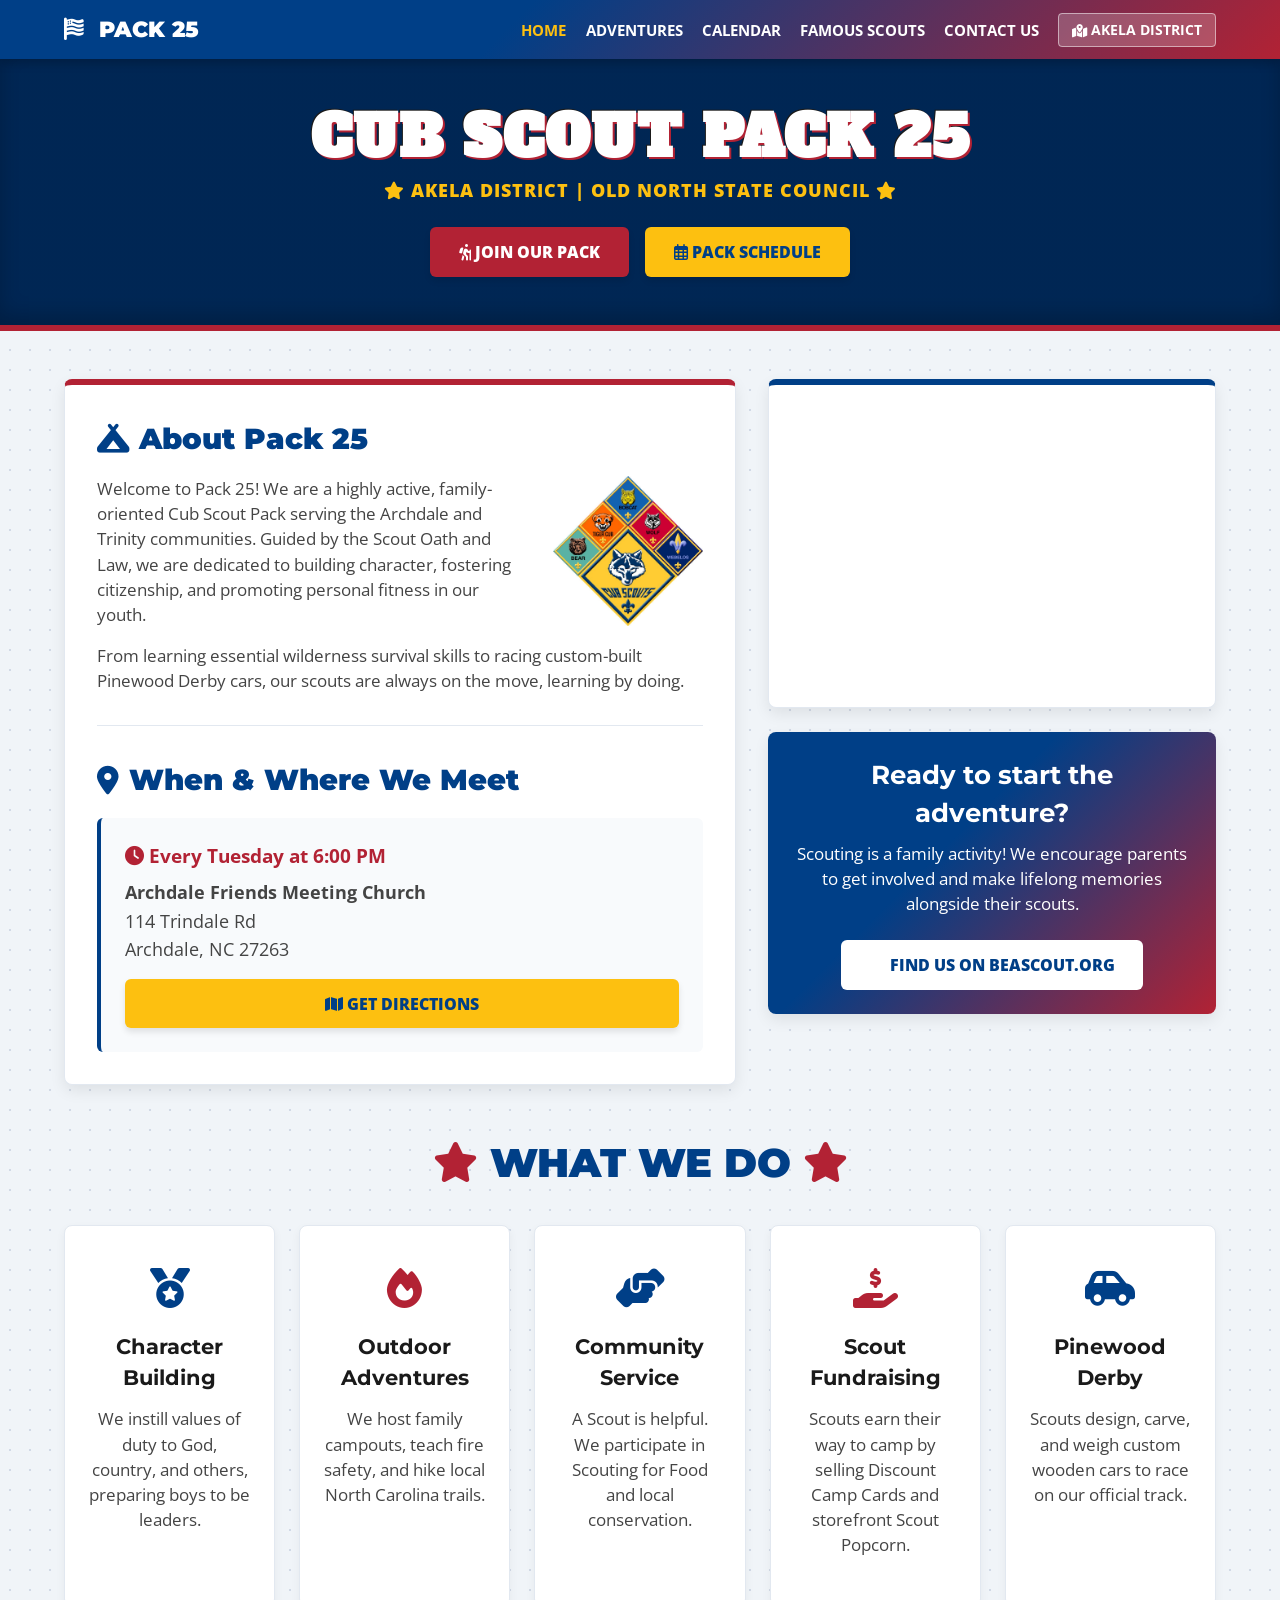
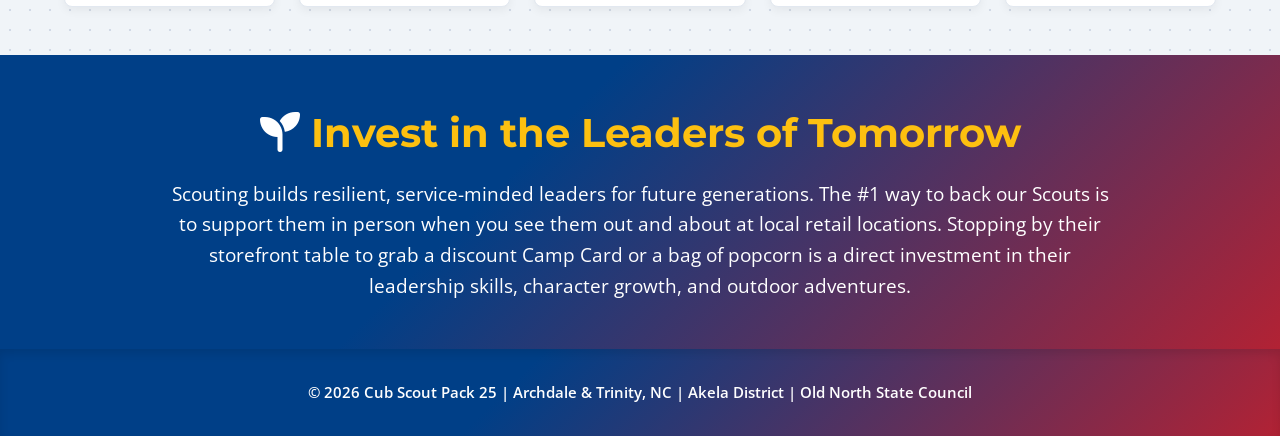
<file: index.html>
<!DOCTYPE html>
<html lang="en">
<head>
    <meta charset="UTF-8">
    <meta name="viewport" content="width=device-width, initial-scale=1.0">
    <title>Cub Scout Pack 25 | Archdale & Trinity, NC</title>
    <link rel="stylesheet" href="styles.css">
    <link href="https://fonts.googleapis.com/css2?family=Alfa+Slab+One&family=Montserrat:wght@600;800;900&family=Open+Sans:wght@400;600;700&display=swap" rel="stylesheet">
    <link rel="stylesheet" href="https://cdnjs.cloudflare.com/ajax/libs/font-awesome/6.4.0/css/all.min.css">
</head>
<body class="textured-bg">
    <nav class="navbar patriotic-bg">
        <div class="logo"><i class="fa-solid fa-flag-usa"></i> PACK 25</div>
        <ul class="nav-links">
            <li><a href="index.html" class="active">Home</a></li>
            <li><a href="dens.html">Adventures</a></li>
            <li><a href="calendar.html">Calendar</a></li>
            <li><a href="famous.html">Famous Scouts</a></li>
            <li><a href="contact.html">Contact Us</a></li>
            <li><a href="https://onsc.org/districts/" target="_blank" class="district-link"><i class="fa-solid fa-map-location-dot"></i> Akela District</a></li>
        </ul>
    </nav>

    <header class="hero">
        <div class="hero-content">
            <h1 class="patriotic-text">CUB SCOUT PACK 25</h1>
            <p class="subtitle"><i class="fa-solid fa-star"></i> Akela District | Old North State Council <i class="fa-solid fa-star"></i></p>
            <div class="hero-buttons">
                <a href="https://beascout.scouting.org" target="_blank" class="btn btn-red"><i class="fa-solid fa-person-hiking"></i> Join Our Pack</a>
                <a href="calendar.html" class="btn btn-primary"><i class="fa-regular fa-calendar-days"></i> Pack Schedule</a>
            </div>
        </div>
    </header>

    <section class="section">
        <div class="container grid-2-uneven">
            <div class="info-column">
                <div class="card patriotic-card clearfix">
                    <h2><i class="fa-solid fa-campground"></i> About Pack 25</h2>
                    
                    <img src="assets/cubscouts_logos.jpg" alt="Cub Scout Ranks" class="about-logo">
                    
                    <p>Welcome to Pack 25! We are a highly active, family-oriented Cub Scout Pack serving the Archdale and Trinity communities. Guided by the Scout Oath and Law, we are dedicated to building character, fostering citizenship, and promoting personal fitness in our youth.</p>
                    <p>From learning essential wilderness survival skills to racing custom-built Pinewood Derby cars, our scouts are always on the move, learning by doing.</p>
                    
                    <hr class="divider">
                    
                    <h2><i class="fa-solid fa-location-dot"></i> When & Where We Meet</h2>
                    <div class="location-box">
                        <p class="meeting-time"><i class="fa-solid fa-clock"></i> <strong>Every Tuesday at 6:00 PM</strong></p>
                        <p class="meeting-address">
                            <strong>Archdale Friends Meeting Church</strong><br>
                            114 Trindale Rd<br>
                            Archdale, NC 27263
                        </p>
                        <a href="https://www.google.com/maps/search/?api=1&query=114+Trindale+Rd,+Archdale,+NC+27263" target="_blank" class="btn btn-primary btn-full"><i class="fa-solid fa-map"></i> Get Directions</a>
                    </div>
                </div>
            </div>

            <div class="media-column">
                <div class="card map-card">
                    <iframe 
                        src="https://maps.google.com/maps?q=114+Trindale+Rd,+Archdale,+NC+27263&t=&z=15&ie=UTF8&iwloc=&output=embed" 
                        width="100%" 
                        height="300" 
                        style="border:0; border-radius: 6px;" 
                        allowfullscreen="" 
                        loading="lazy">
                    </iframe>
                </div>
                
                <div class="card action-card patriotic-bg" style="background: linear-gradient(135deg, #003F87 40%, #B22234 100%) !important; color: #ffffff !important; border: none !important;">
                    <h3 style="color: #ffffff !important; font-size: 1.6rem; margin-bottom: 0.5rem; text-shadow: none;">Ready to start the adventure?</h3>
                    <p style="color: #ffffff !important; opacity: 1 !important; margin-bottom: 1.5rem; font-size: 1.05rem;">Scouting is a family activity! We encourage parents to get involved and make lifelong memories alongside their scouts.</p>
                    <a href="https://beascout.scouting.org" target="_blank" class="btn btn-white"><i class="fa-solid fa-magnifying-glass"></i> Find us on BeAScout.org</a>
                </div>
            </div>
        </div>
    </section>

    <section class="section pt-0">
        <div class="container">
            <div class="header-compact">
                <h2><i class="fa-solid fa-star" style="color:var(--patriotic-red);"></i> What We Do <i class="fa-solid fa-star" style="color:var(--patriotic-red);"></i></h2>
            </div>
            
            <div class="grid-4">
                <div class="card feature-card">
                    <div class="card-icon"><i class="fa-solid fa-medal"></i></div>
                    <h3>Character Building</h3>
                    <p>We instill values of duty to God, country, and others, preparing boys to be leaders.</p>
                </div>
                <div class="card feature-card">
                    <div class="card-icon"><i class="fa-solid fa-fire"></i></div>
                    <h3>Outdoor Adventures</h3>
                    <p>We host family campouts, teach fire safety, and hike local North Carolina trails.</p>
                </div>
                <div class="card feature-card">
                    <div class="card-icon"><i class="fa-solid fa-handshake-angle"></i></div>
                    <h3>Community Service</h3>
                    <p>A Scout is helpful. We participate in Scouting for Food and local conservation.</p>
                </div>
                <div class="card feature-card">
                    <div class="card-icon"><i class="fa-solid fa-hand-holding-dollar"></i></div>
                    <h3>Scout Fundraising</h3>
                    <p>Scouts earn their way to camp by selling Discount Camp Cards and storefront Scout Popcorn.</p>
                </div>
                <div class="card feature-card">
                    <div class="card-icon"><i class="fa-solid fa-car-side"></i></div>
                    <h3>Pinewood Derby</h3>
                    <p>Scouts design, carve, and weigh custom wooden cars to race on our official track.</p>
                </div>
            </div>
        </div>
    </section>

    <section class="section patriotic-bg" style="text-align: center;">
        <div class="container">
            <h2 style="color: var(--secondary) !important; font-size: 2.5rem; margin-bottom: 1rem; text-transform: none;"><i class="fa-solid fa-seedling"></i> Invest in the Leaders of Tomorrow</h2>
            <p style="font-size: 1.2rem; max-width: 950px; margin: 0 auto; color: white !important; line-height: 1.6;">
                Scouting builds resilient, service-minded leaders for future generations. The #1 way to back our Scouts is to support them in person when you see them out and about at local retail locations. Stopping by their storefront table to grab a discount Camp Card or a bag of popcorn is a direct investment in their leadership skills, character growth, and outdoor adventures.
            </p>
        </div>
    </section>

    <footer class="footer patriotic-bg">
        <p>&copy; 2026 Cub Scout Pack 25 | Archdale & Trinity, NC | Akela District | Old North State Council</p>
    </footer>
</body>
</html>
</file>
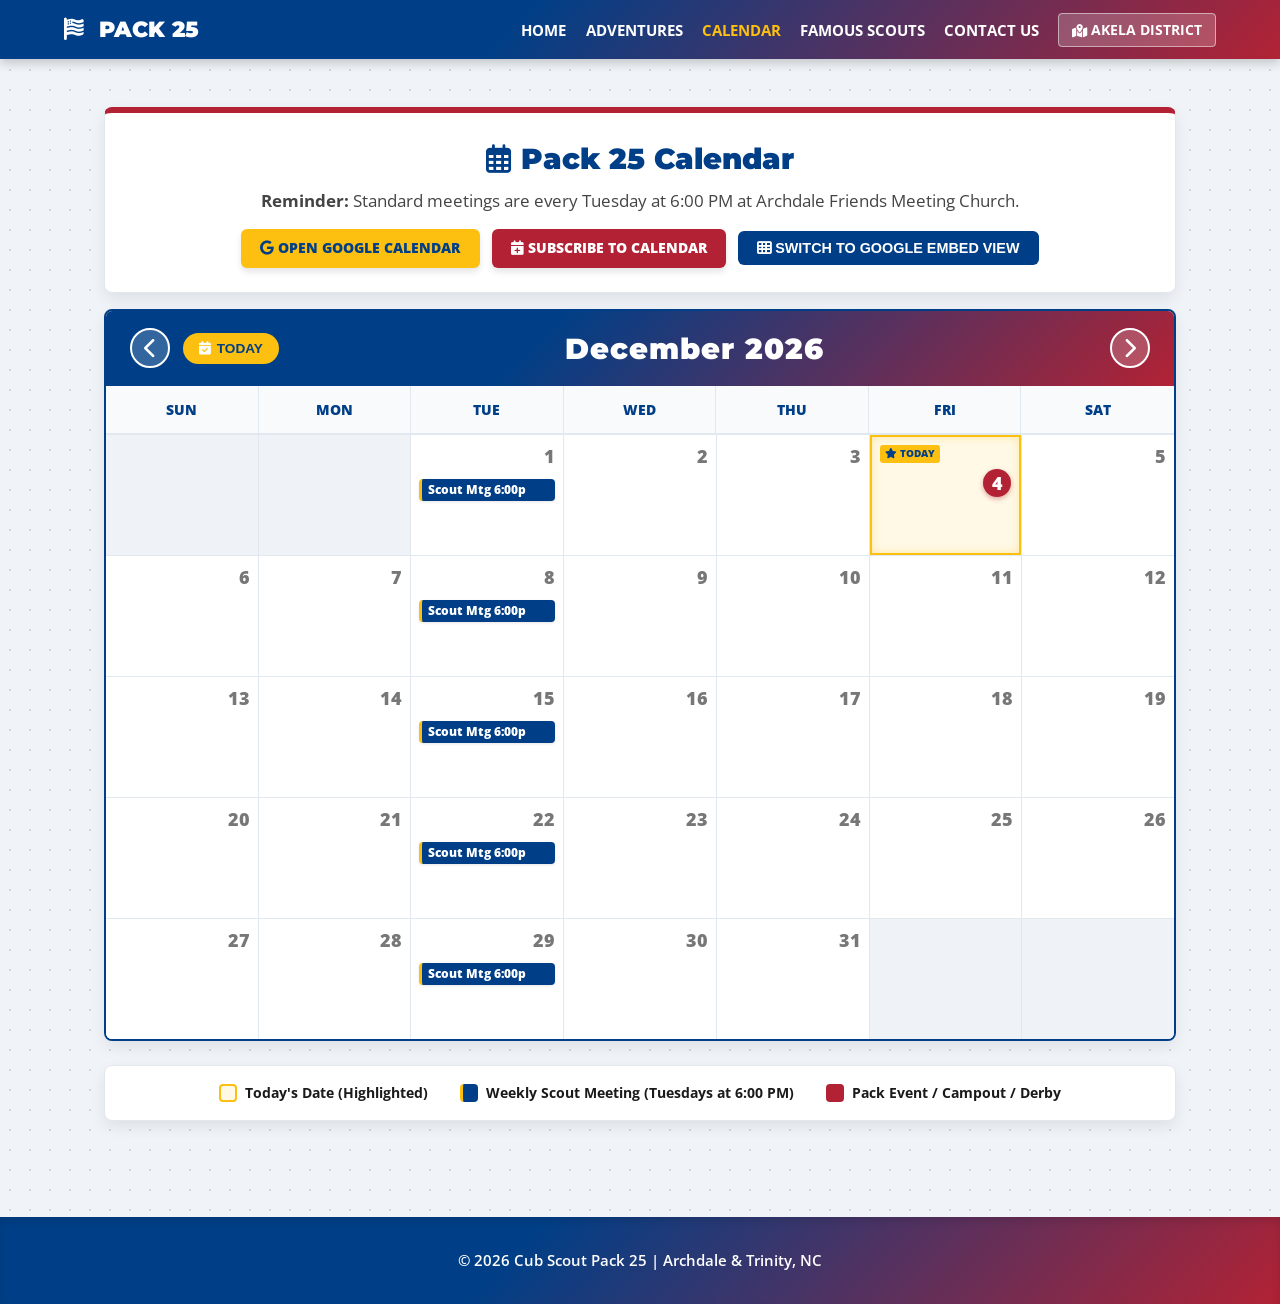
<file: calendar.html>
<!DOCTYPE html>
<html lang="en">
<head>
    <meta charset="UTF-8">
    <meta name="viewport" content="width=device-width, initial-scale=1.0">
    <title>Pack Calendar | Pack 25</title>
    <link rel="stylesheet" href="styles.css">
    <link href="https://fonts.googleapis.com/css2?family=Alfa+Slab+One&family=Montserrat:wght@600;800;900&family=Open+Sans:wght@400;600;700&display=swap" rel="stylesheet">
    <link rel="stylesheet" href="https://cdnjs.cloudflare.com/ajax/libs/font-awesome/6.4.0/css/all.min.css">
</head>
<body class="textured-bg">
    <nav class="navbar patriotic-bg">
        <div class="logo"><i class="fa-solid fa-flag-usa"></i> PACK 25</div>
        <ul class="nav-links">
            <li><a href="index.html">Home</a></li>
            <li><a href="dens.html">Adventures</a></li>
            <li><a href="calendar.html" class="active">Calendar</a></li>
            <li><a href="famous.html">Famous Scouts</a></li>
            <li><a href="contact.html">Contact Us</a></li>
            <li><a href="https://onsc.org/districts/" target="_blank" class="district-link"><i class="fa-solid fa-map-location-dot"></i> Akela District</a></li>
        </ul>
    </nav>

    <section class="section container">
        <div class="card title-card patriotic-card text-center mb-2">
            <h2><i class="fa-regular fa-calendar-days"></i> Pack 25 Calendar</h2>
            <p><strong>Reminder:</strong> Standard meetings are every Tuesday at 6:00 PM at Archdale Friends Meeting Church.</p>
            <div style="margin-top: 15px; display: flex; justify-content: center; align-items: center; gap: 12px; flex-wrap: wrap;">
                <a href="https://calendar.google.com/calendar/embed?src=cubscoutpak25%40gmail.com&ctz=America%2FNew_York" target="_blank" class="btn btn-primary" style="padding: 0.55rem 1.2rem; font-size: 0.9rem;">
                    <i class="fa-brands fa-google"></i> Open Google Calendar
                </a>
                <a href="https://calendar.google.com/calendar/render?cid=cubscoutpak25%40gmail.com" target="_blank" class="btn btn-red" style="padding: 0.55rem 1.2rem; font-size: 0.9rem;">
                    <i class="fa-solid fa-calendar-plus"></i> Subscribe to Calendar
                </a>
                <button id="toggle-gcal-embed" class="btn" style="padding: 0.55rem 1.2rem; font-size: 0.9rem; background: var(--primary); color: var(--white);">
                    <i class="fa-solid fa-table-cells"></i> Switch to Google Embed View
                </button>
            </div>
        </div>
        
        <!-- Custom Pack 25 Interactive Calendar -->
        <div id="custom-calendar-wrapper">
            <div class="interactive-calendar card">
                <div class="calendar-header patriotic-bg">
                    <div class="cal-nav-left">
                        <button id="prev-month" class="btn-cal" title="Previous Month"><i class="fa-solid fa-chevron-left"></i></button>
                        <button id="today-btn" class="btn-today"><i class="fa-solid fa-calendar-check"></i> Today</button>
                    </div>
                    <h2 id="month-year-display">Calendar</h2>
                    <div class="cal-nav-right">
                        <button id="next-month" class="btn-cal" title="Next Month"><i class="fa-solid fa-chevron-right"></i></button>
                    </div>
                </div>
                <div class="calendar-days-header">
                    <div>Sun</div><div>Mon</div><div>Tue</div><div>Wed</div><div>Thu</div><div>Fri</div><div>Sat</div>
                </div>
                <div id="calendar-grid" class="calendar-grid">
                    <!-- Dynamically generated by script.js -->
                </div>
            </div>

            <div class="calendar-legend card mt-2">
                <div class="legend-item"><span class="legend-box legend-today"></span> Today's Date (Highlighted)</div>
                <div class="legend-item"><span class="legend-box legend-meeting"></span> Weekly Scout Meeting (Tuesdays at 6:00 PM)</div>
                <div class="legend-item"><span class="legend-box legend-special"></span> Pack Event / Campout / Derby</div>
            </div>
        </div>

        <!-- Embedded Google Calendar Iframe (Toggled via button) -->
        <div id="google-calendar-embed-wrapper" class="card" style="display: none; padding: 1rem; border-top: 6px solid var(--primary);">
            <iframe 
                src="https://calendar.google.com/calendar/embed?src=cubscoutpak25%40gmail.com&ctz=America%2FNew_York&showTitle=0&showNav=1&showDate=1&showPrint=0&showTabs=1&showCalendars=0" 
                style="border: 0; width: 100%; height: 650px; border-radius: 6px;" 
                frameborder="0" 
                scrolling="no">
            </iframe>
        </div>
    </section>

    <footer class="footer patriotic-bg mt-4">
        <p>&copy; 2026 Cub Scout Pack 25 | Archdale & Trinity, NC</p>
    </footer>

    <script src="script.js"></script>
</body>
</html>
</file>
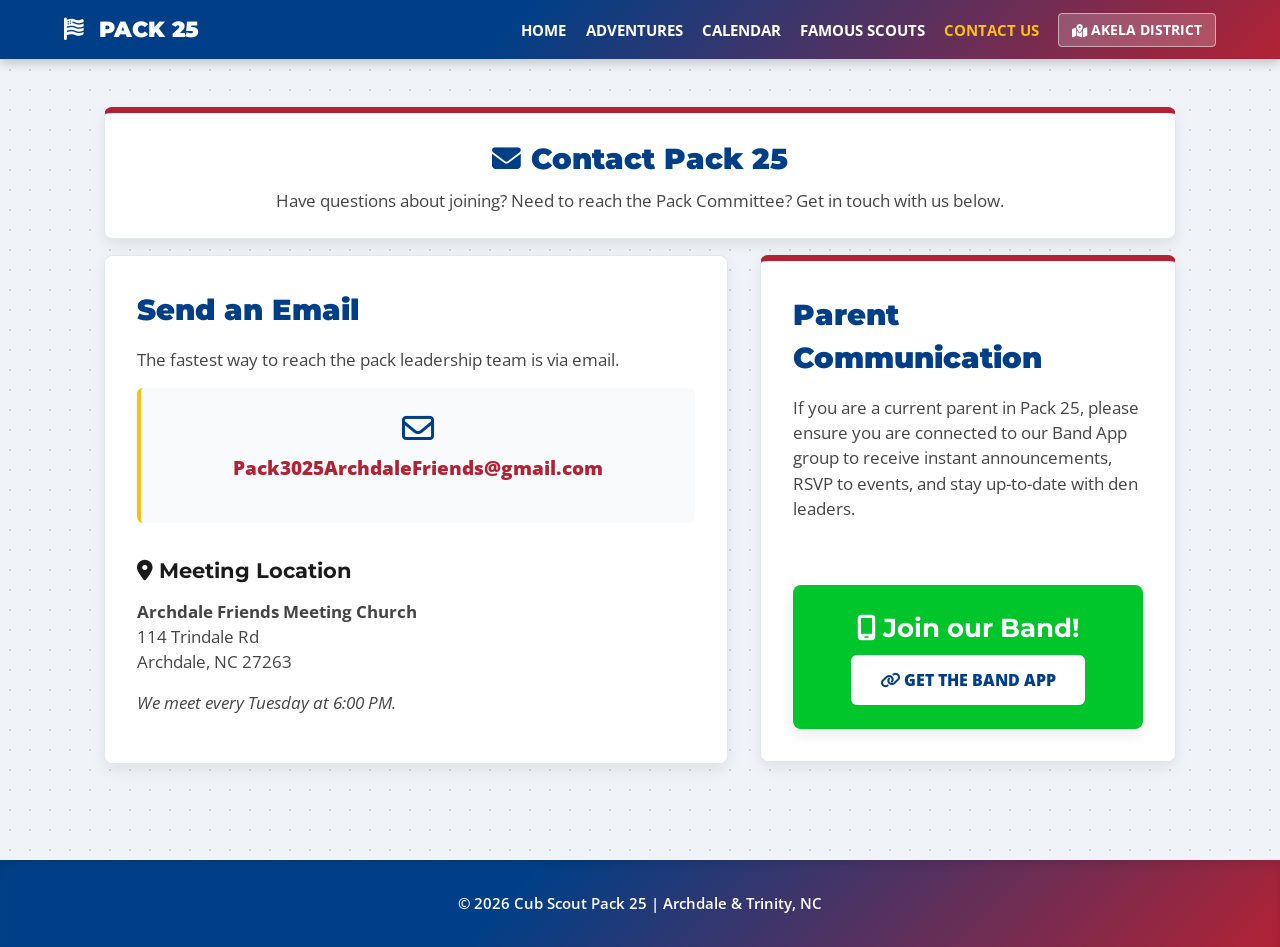
<file: contact.html>
<!DOCTYPE html>
<html lang="en">
<head>
    <meta charset="UTF-8">
    <meta name="viewport" content="width=device-width, initial-scale=1.0">
    <title>Contact Us | Pack 25</title>
    <link rel="stylesheet" href="styles.css">
    <link href="https://fonts.googleapis.com/css2?family=Alfa+Slab+One&family=Montserrat:wght@600;800;900&family=Open+Sans:wght@400;600;700&display=swap" rel="stylesheet">
    <link rel="stylesheet" href="https://cdnjs.cloudflare.com/ajax/libs/font-awesome/6.4.0/css/all.min.css">
</head>
<body class="textured-bg">
    <nav class="navbar patriotic-bg">
        <div class="logo"><i class="fa-solid fa-flag-usa"></i> PACK 25</div>
        <ul class="nav-links">
            <li><a href="index.html">Home</a></li>
            <li><a href="dens.html">Adventures</a></li>
            <li><a href="calendar.html">Calendar</a></li>
            <li><a href="famous.html">Famous Scouts</a></li>
            <li><a href="contact.html" class="active">Contact Us</a></li>
            <li><a href="https://onsc.org/districts/" target="_blank" class="district-link"><i class="fa-solid fa-map-location-dot"></i> Akela District</a></li>
        </ul>
    </nav>

    <section class="section container">
        <div class="card title-card patriotic-card text-center mb-2">
            <h2><i class="fa-solid fa-envelope"></i> Contact Pack 25</h2>
            <p>Have questions about joining? Need to reach the Pack Committee? Get in touch with us below.</p>
        </div>
        
        <div class="grid-2-uneven">
            <div class="card">
                <h2>Send an Email</h2>
                <p>The fastest way to reach the pack leadership team is via email.</p>
                <div class="contact-box">
                    <i class="fa-regular fa-envelope" style="font-size: 2rem; color: var(--primary); margin-bottom: 10px;"></i>
                    <p style="font-size: 1.2rem; font-weight: 800;"><a href="mailto:Pack3025ArchdaleFriends@gmail.com" style="color: var(--patriotic-red); text-decoration: none;">Pack3025ArchdaleFriends@gmail.com</a></p>
                </div>
                
                <h3 style="margin-top: 2rem;"><i class="fa-solid fa-location-dot"></i> Meeting Location</h3>
                <p><strong>Archdale Friends Meeting Church</strong><br>
                114 Trindale Rd<br>
                Archdale, NC 27263</p>
                <p><em>We meet every Tuesday at 6:00 PM.</em></p>
            </div>
            
            <div class="card patriotic-card">
                <h2>Parent Communication</h2>
                <p>If you are a current parent in Pack 25, please ensure you are connected to our Band App group to receive instant announcements, RSVP to events, and stay up-to-date with den leaders.</p>
                <br>
                <div class="card action-card mt-2" style="background-color: #00C62B; color: white;">
                    <h3 style="color: white; margin-bottom: 0.5rem;"><i class="fa-solid fa-mobile-screen"></i> Join our Band!</h3>
                    <a href="https://band.us/n/a6afbbhfA8t8B" target="_blank" class="btn btn-white"><i class="fa-solid fa-link"></i> Get the Band App</a>
                </div>
            </div>
        </div>

    </section>

    <footer class="footer patriotic-bg mt-4">
        <p>&copy; 2026 Cub Scout Pack 25 | Archdale & Trinity, NC</p>
    </footer>
</body>
</html>
</file>
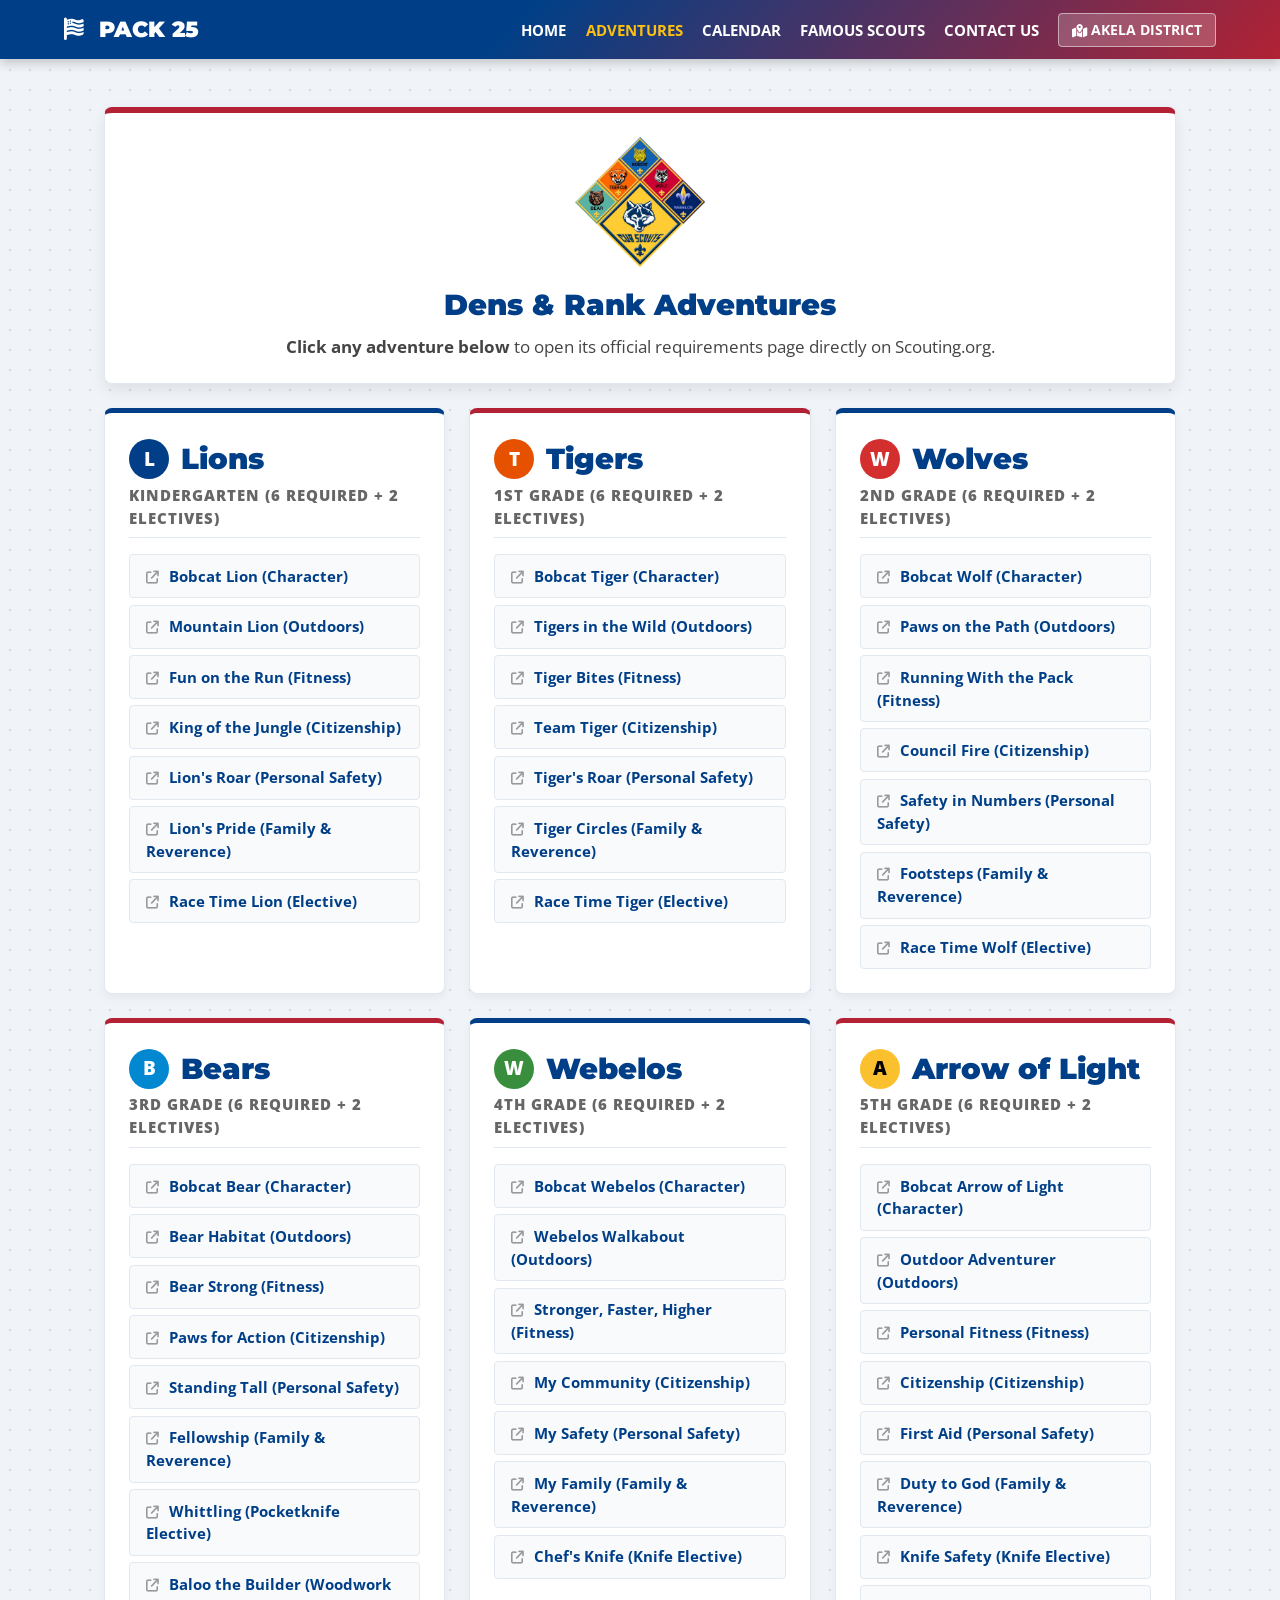
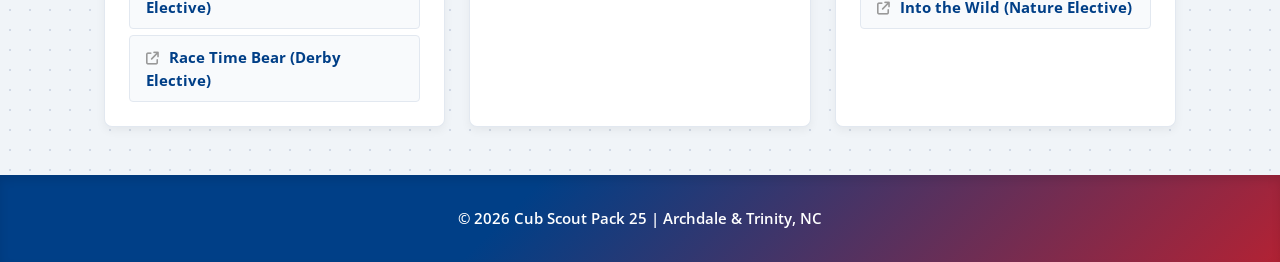
<file: dens.html>
<!DOCTYPE html>
<html lang="en">
<head>
    <meta charset="UTF-8">
    <meta name="viewport" content="width=device-width, initial-scale=1.0">
    <title>Dens & Adventures | Pack 25</title>
    <link rel="stylesheet" href="styles.css">
    <link href="https://fonts.googleapis.com/css2?family=Alfa+Slab+One&family=Montserrat:wght@600;800;900&family=Open+Sans:wght@400;600;700&display=swap" rel="stylesheet">
    <link rel="stylesheet" href="https://cdnjs.cloudflare.com/ajax/libs/font-awesome/6.4.0/css/all.min.css">
</head>
<body class="textured-bg">
    <nav class="navbar patriotic-bg">
        <div class="logo"><i class="fa-solid fa-flag-usa"></i> PACK 25</div>
        <ul class="nav-links">
            <li><a href="index.html">Home</a></li>
            <li><a href="dens.html" class="active">Adventures</a></li>
            <li><a href="calendar.html">Calendar</a></li>
            <li><a href="famous.html">Famous Scouts</a></li>
            <li><a href="contact.html">Contact Us</a></li>
            <li><a href="https://onsc.org/districts/" target="_blank" class="district-link"><i class="fa-solid fa-map-location-dot"></i> Akela District</a></li>
        </ul>
    </nav>

    <section class="section container">
        <div class="card title-card patriotic-card text-center">
            <img src="assets/cubscouts_logos.jpg" alt="Cub Scout Rank Badges" class="dens-top-logo">
            <h2>Dens & Rank Adventures</h2>
            <p><strong>Click any adventure below</strong> to open its official requirements page directly on Scouting.org.</p>
        </div>
        
        <div class="grid-3 mt-2">
            <!-- Lions (Kindergarten) -->
            <div class="den-card">
                <div class="den-header"><span class="badge-icon">L</span> <h3>Lions</h3></div>
                <p class="grade">Kindergarten (6 Required + 2 Electives)</p>
                <ul class="adv-list">
                    <li><a href="https://www.scouting.org/cub-scout-adventures/bobcat-lion/" target="_blank">Bobcat Lion (Character)</a></li>
                    <li><a href="https://www.scouting.org/cub-scout-adventures/mountain-lion/" target="_blank">Mountain Lion (Outdoors)</a></li>
                    <li><a href="https://www.scouting.org/cub-scout-adventures/fun-on-the-run/" target="_blank">Fun on the Run (Fitness)</a></li>
                    <li><a href="https://www.scouting.org/cub-scout-adventures/king-of-the-jungle/" target="_blank">King of the Jungle (Citizenship)</a></li>
                    <li><a href="https://www.scouting.org/cub-scout-adventures/lions-roar/" target="_blank">Lion's Roar (Personal Safety)</a></li>
                    <li><a href="https://www.scouting.org/cub-scout-adventures/lions-pride/" target="_blank">Lion's Pride (Family & Reverence)</a></li>
                    <li><a href="https://www.scouting.org/cub-scout-adventures/race-time-lion/" target="_blank">Race Time Lion (Elective)</a></li>
                </ul>
            </div>

            <!-- Tigers (1st Grade) -->
            <div class="den-card">
                <div class="den-header"><span class="badge-icon" style="background:#E65100;">T</span> <h3>Tigers</h3></div>
                <p class="grade">1st Grade (6 Required + 2 Electives)</p>
                <ul class="adv-list">
                    <li><a href="https://www.scouting.org/cub-scout-adventures/bobcat-tiger/" target="_blank">Bobcat Tiger (Character)</a></li>
                    <li><a href="https://www.scouting.org/cub-scout-adventures/tigers-in-the-wild/" target="_blank">Tigers in the Wild (Outdoors)</a></li>
                    <li><a href="https://www.scouting.org/cub-scout-adventures/tiger-bites/" target="_blank">Tiger Bites (Fitness)</a></li>
                    <li><a href="https://www.scouting.org/cub-scout-adventures/team-tiger/" target="_blank">Team Tiger (Citizenship)</a></li>
                    <li><a href="https://www.scouting.org/cub-scout-adventures/tigers-roar/" target="_blank">Tiger's Roar (Personal Safety)</a></li>
                    <li><a href="https://www.scouting.org/cub-scout-adventures/tiger-circles/" target="_blank">Tiger Circles (Family & Reverence)</a></li>
                    <li><a href="https://www.scouting.org/cub-scout-adventures/race-time-tiger/" target="_blank">Race Time Tiger (Elective)</a></li>
                </ul>
            </div>

            <!-- Wolves (2nd Grade) -->
            <div class="den-card">
                <div class="den-header"><span class="badge-icon" style="background:#D32F2F;">W</span> <h3>Wolves</h3></div>
                <p class="grade">2nd Grade (6 Required + 2 Electives)</p>
                <ul class="adv-list">
                    <li><a href="https://www.scouting.org/cub-scout-adventures/bobcat-wolf/" target="_blank">Bobcat Wolf (Character)</a></li>
                    <li><a href="https://www.scouting.org/cub-scout-adventures/paws-on-the-path/" target="_blank">Paws on the Path (Outdoors)</a></li>
                    <li><a href="https://www.scouting.org/cub-scout-adventures/running-with-the-pack/" target="_blank">Running With the Pack (Fitness)</a></li>
                    <li><a href="https://www.scouting.org/cub-scout-adventures/council-fire/" target="_blank">Council Fire (Citizenship)</a></li>
                    <li><a href="https://www.scouting.org/cub-scout-adventures/safety-in-numbers/" target="_blank">Safety in Numbers (Personal Safety)</a></li>
                    <li><a href="https://www.scouting.org/cub-scout-adventures/footsteps/" target="_blank">Footsteps (Family & Reverence)</a></li>
                    <li><a href="https://www.scouting.org/cub-scout-adventures/race-time-wolf/" target="_blank">Race Time Wolf (Elective)</a></li>
                </ul>
            </div>

            <!-- Bears (3rd Grade) -->
            <div class="den-card">
                <div class="den-header"><span class="badge-icon" style="background:#0288D1;">B</span> <h3>Bears</h3></div>
                <p class="grade">3rd Grade (6 Required + 2 Electives)</p>
                <ul class="adv-list">
                    <li><a href="https://www.scouting.org/cub-scout-adventures/bobcat-bear/" target="_blank">Bobcat Bear (Character)</a></li>
                    <li><a href="https://www.scouting.org/cub-scout-adventures/bear-habitat/" target="_blank">Bear Habitat (Outdoors)</a></li>
                    <li><a href="https://www.scouting.org/cub-scout-adventures/bear-strong/" target="_blank">Bear Strong (Fitness)</a></li>
                    <li><a href="https://www.scouting.org/cub-scout-adventures/paws-for-action/" target="_blank">Paws for Action (Citizenship)</a></li>
                    <li><a href="https://www.scouting.org/cub-scout-adventures/standing-tall/" target="_blank">Standing Tall (Personal Safety)</a></li>
                    <li><a href="https://www.scouting.org/cub-scout-adventures/fellowship/" target="_blank">Fellowship (Family & Reverence)</a></li>
                    <li><a href="https://www.scouting.org/cub-scout-adventures/whittling/" target="_blank">Whittling (Pocketknife Elective)</a></li>
                    <li><a href="https://www.scouting.org/cub-scout-adventures/baloo-the-builder/" target="_blank">Baloo the Builder (Woodwork Elective)</a></li>
                    <li><a href="https://www.scouting.org/cub-scout-adventures/race-time-bear/" target="_blank">Race Time Bear (Derby Elective)</a></li>
                </ul>
            </div>

            <!-- Webelos (4th Grade) -->
            <div class="den-card">
                <div class="den-header"><span class="badge-icon" style="background:#388E3C;">W</span> <h3>Webelos</h3></div>
                <p class="grade">4th Grade (6 Required + 2 Electives)</p>
                <ul class="adv-list">
                    <li><a href="https://www.scouting.org/cub-scout-adventures/bobcat-webelos/" target="_blank">Bobcat Webelos (Character)</a></li>
                    <li><a href="https://www.scouting.org/cub-scout-adventures/webelos-walkabout/" target="_blank">Webelos Walkabout (Outdoors)</a></li>
                    <li><a href="https://www.scouting.org/cub-scout-adventures/stronger-faster-higher/" target="_blank">Stronger, Faster, Higher (Fitness)</a></li>
                    <li><a href="https://www.scouting.org/cub-scout-adventures/my-community/" target="_blank">My Community (Citizenship)</a></li>
                    <li><a href="https://www.scouting.org/cub-scout-adventures/my-safety/" target="_blank">My Safety (Personal Safety)</a></li>
                    <li><a href="https://www.scouting.org/cub-scout-adventures/my-family/" target="_blank">My Family (Family & Reverence)</a></li>
                    <li><a href="https://www.scouting.org/cub-scout-adventures/chefs-knife/" target="_blank">Chef's Knife (Knife Elective)</a></li>
                </ul>
            </div>

            <!-- Arrow of Light (5th Grade) -->
            <div class="den-card">
                <div class="den-header"><span class="badge-icon" style="background:#FBC02D; color:#000;">A</span> <h3>Arrow of Light</h3></div>
                <p class="grade">5th Grade (6 Required + 2 Electives)</p>
                <ul class="adv-list">
                    <li><a href="https://www.scouting.org/cub-scout-adventures/bobcat-arrow-of-light/" target="_blank">Bobcat Arrow of Light (Character)</a></li>
                    <li><a href="https://www.scouting.org/cub-scout-adventures/outdoor-adventurer/" target="_blank">Outdoor Adventurer (Outdoors)</a></li>
                    <li><a href="https://www.scouting.org/cub-scout-adventures/personal-fitness/" target="_blank">Personal Fitness (Fitness)</a></li>
                    <li><a href="https://www.scouting.org/cub-scout-adventures/citizenship/" target="_blank">Citizenship (Citizenship)</a></li>
                    <li><a href="https://www.scouting.org/cub-scout-adventures/first-aid/" target="_blank">First Aid (Personal Safety)</a></li>
                    <li><a href="https://www.scouting.org/cub-scout-adventures/duty-to-god/" target="_blank">Duty to God (Family & Reverence)</a></li>
                    <li><a href="https://www.scouting.org/cub-scout-adventures/knife-safety/" target="_blank">Knife Safety (Knife Elective)</a></li>
                    <li><a href="https://www.scouting.org/cub-scout-adventures/into-the-wild/" target="_blank">Into the Wild (Nature Elective)</a></li>
                </ul>
            </div>
        </div>
    </section>

    <footer class="footer patriotic-bg">
        <p>&copy; 2026 Cub Scout Pack 25 | Archdale & Trinity, NC</p>
    </footer>
</body>
</html>
</file>
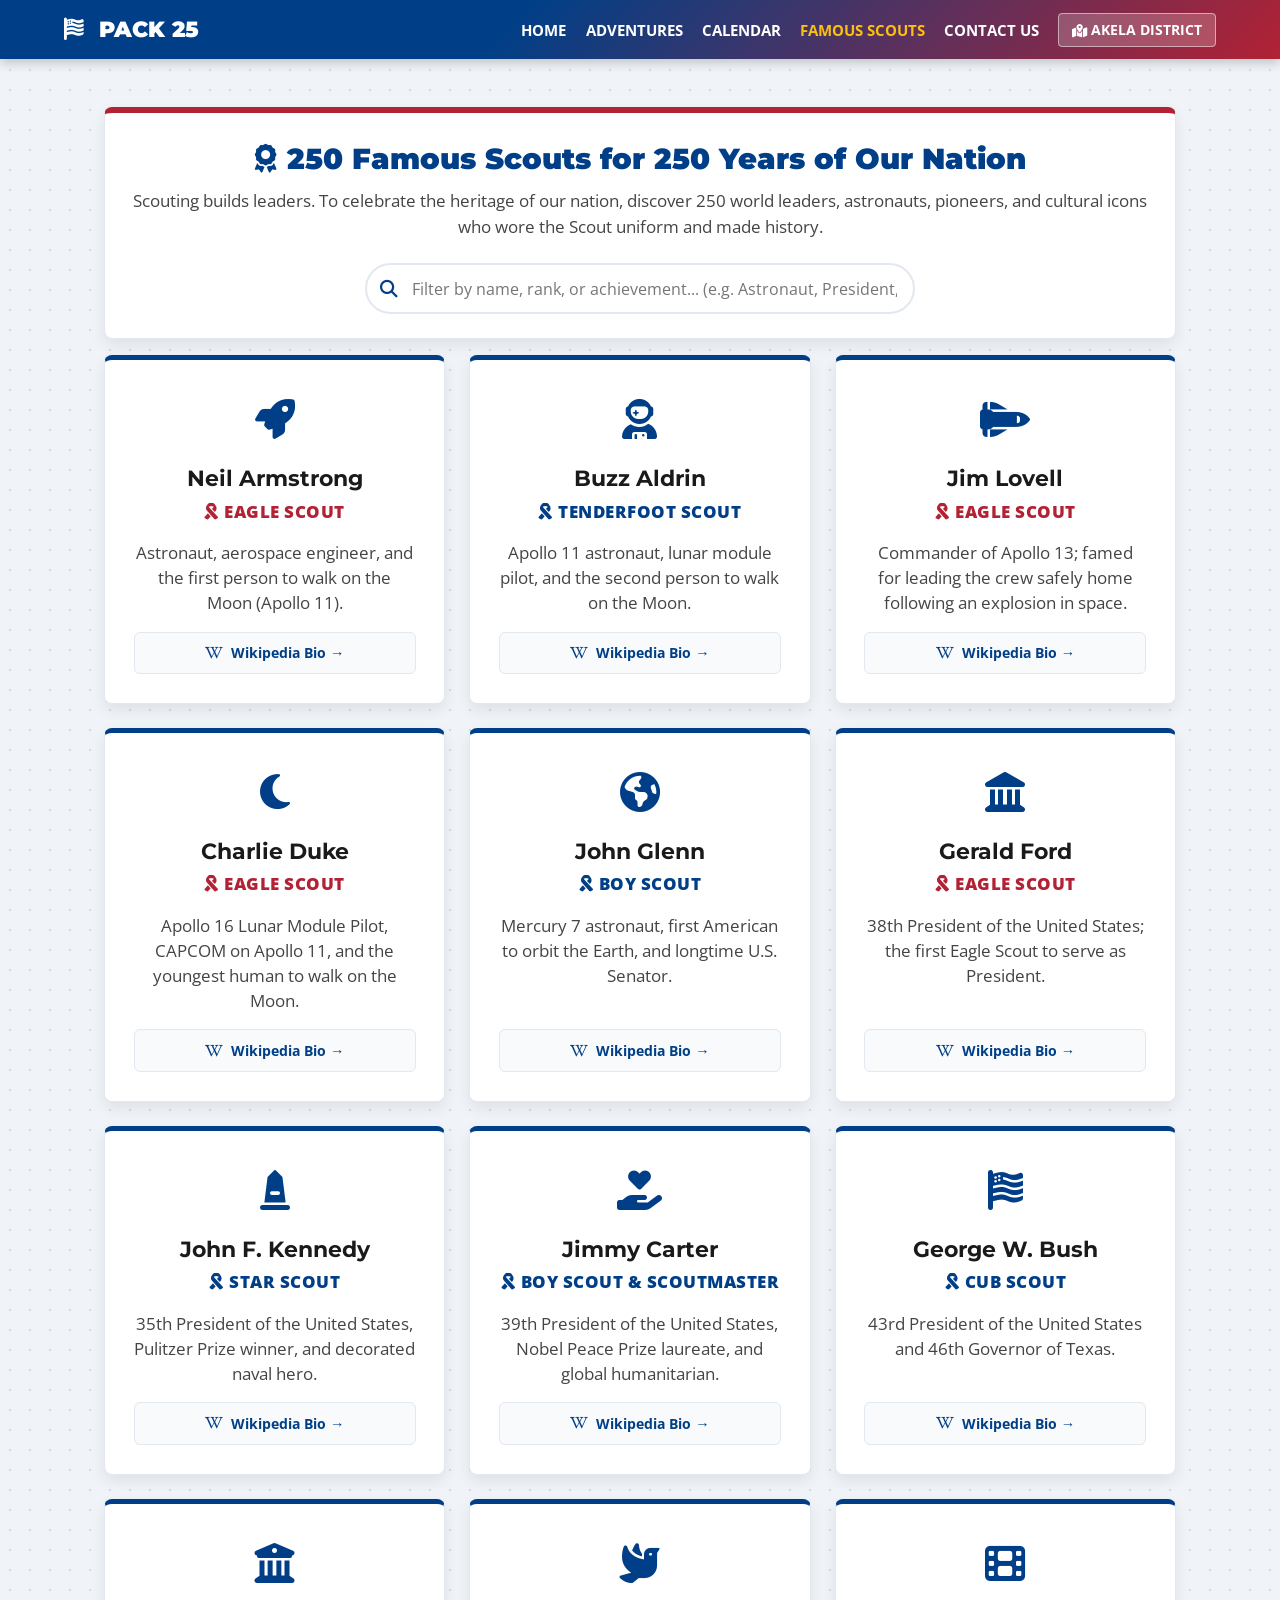
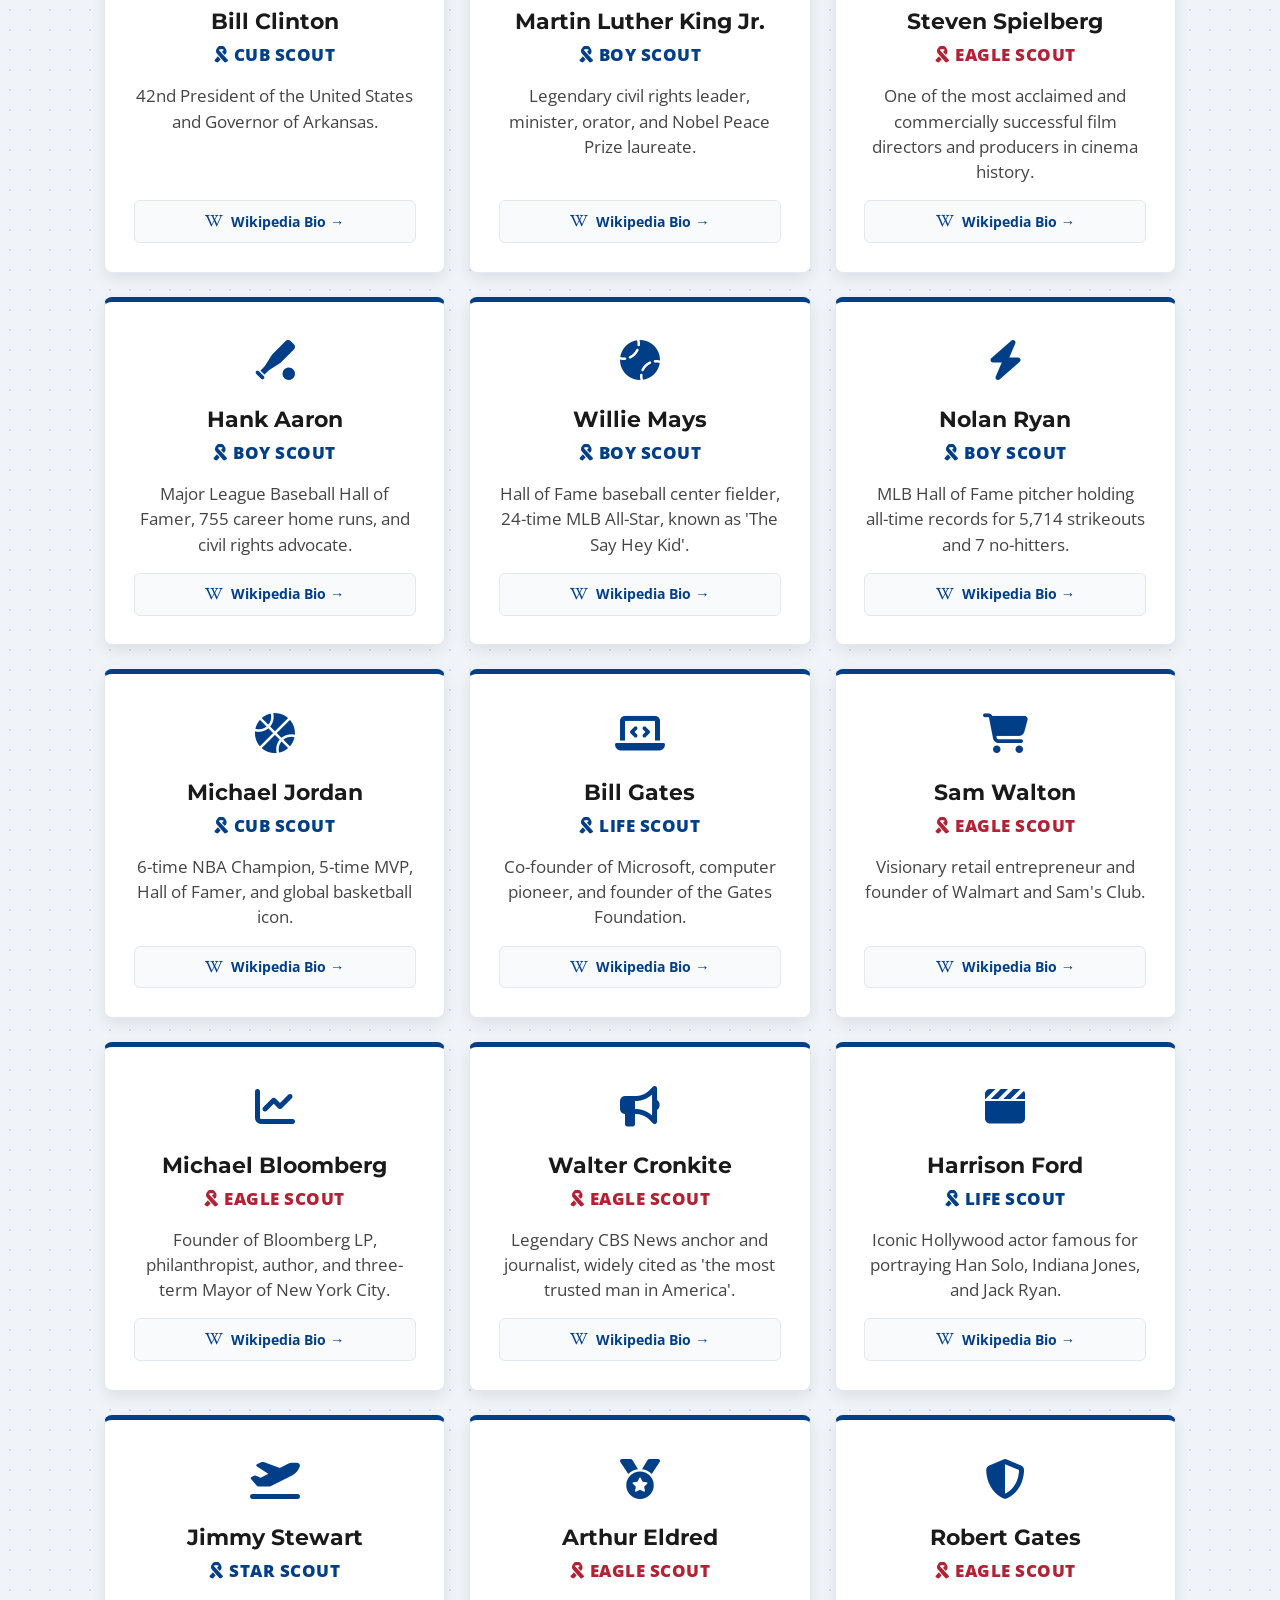
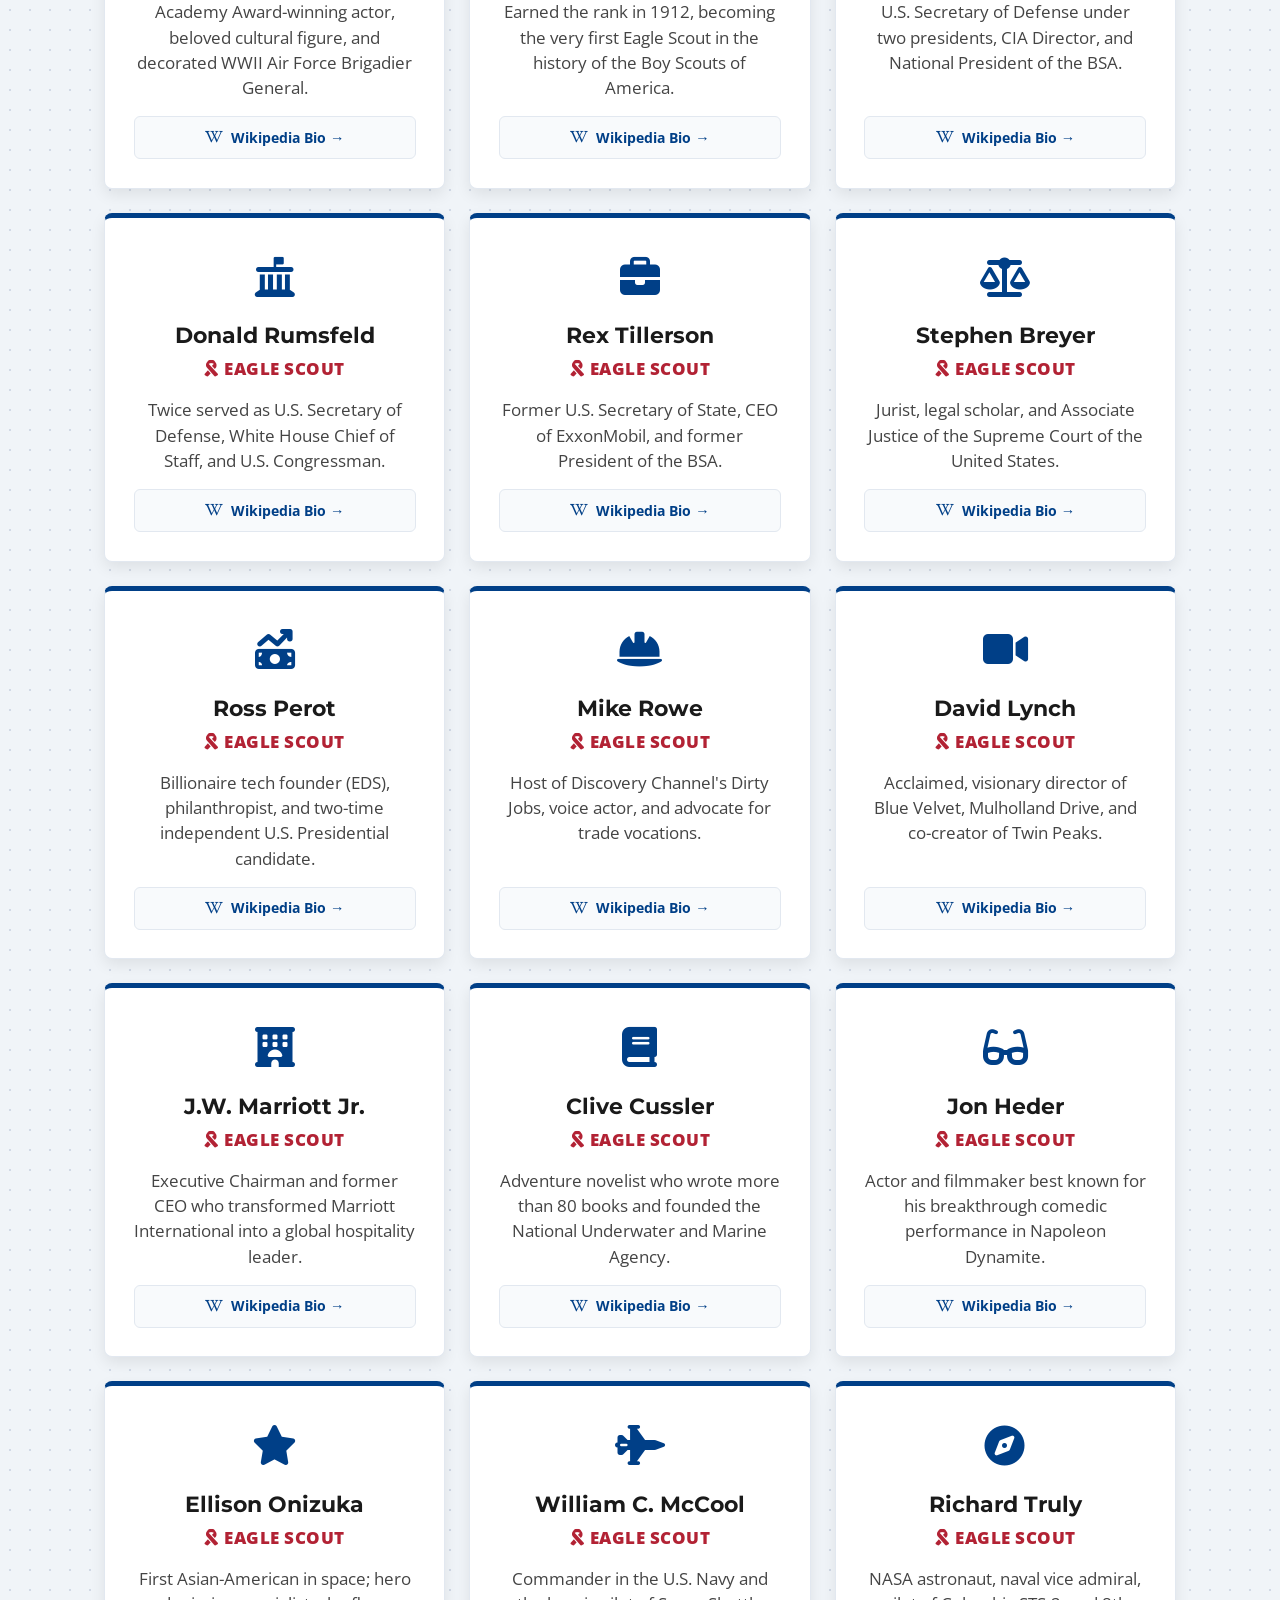
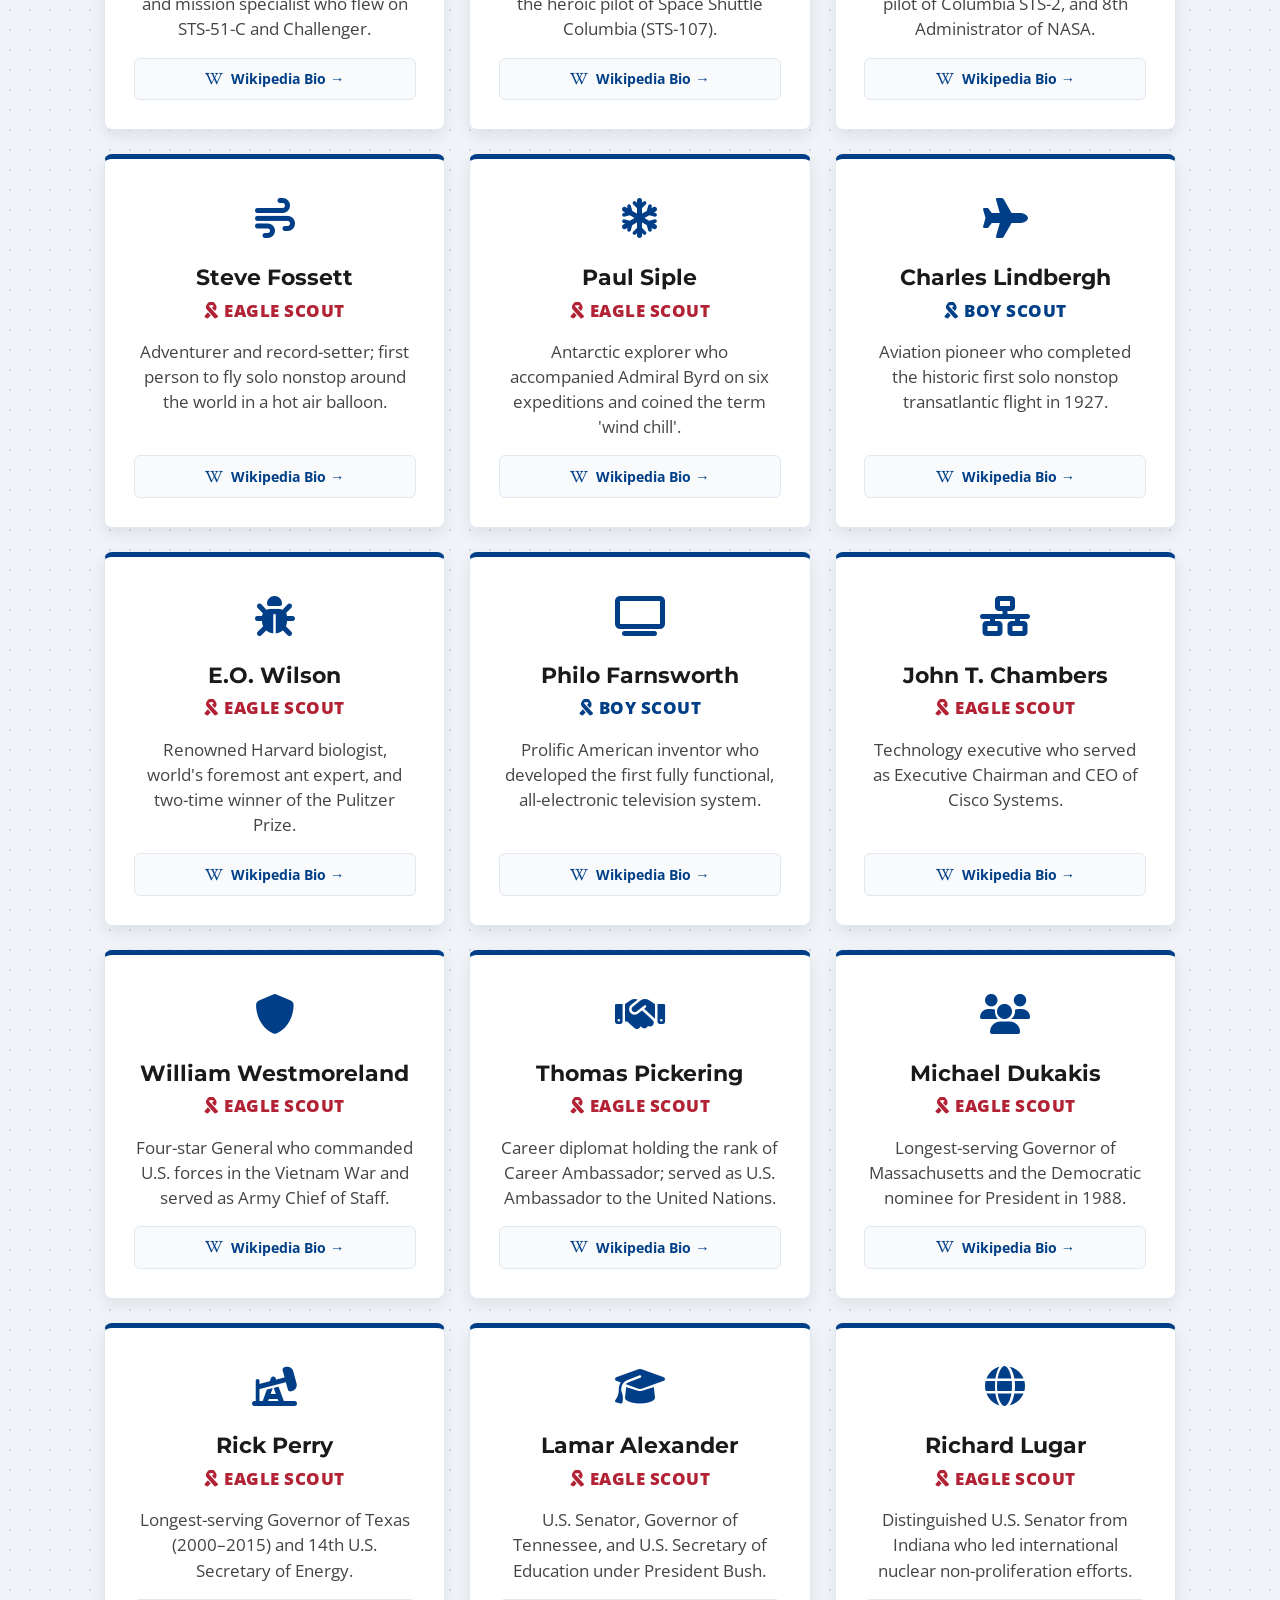
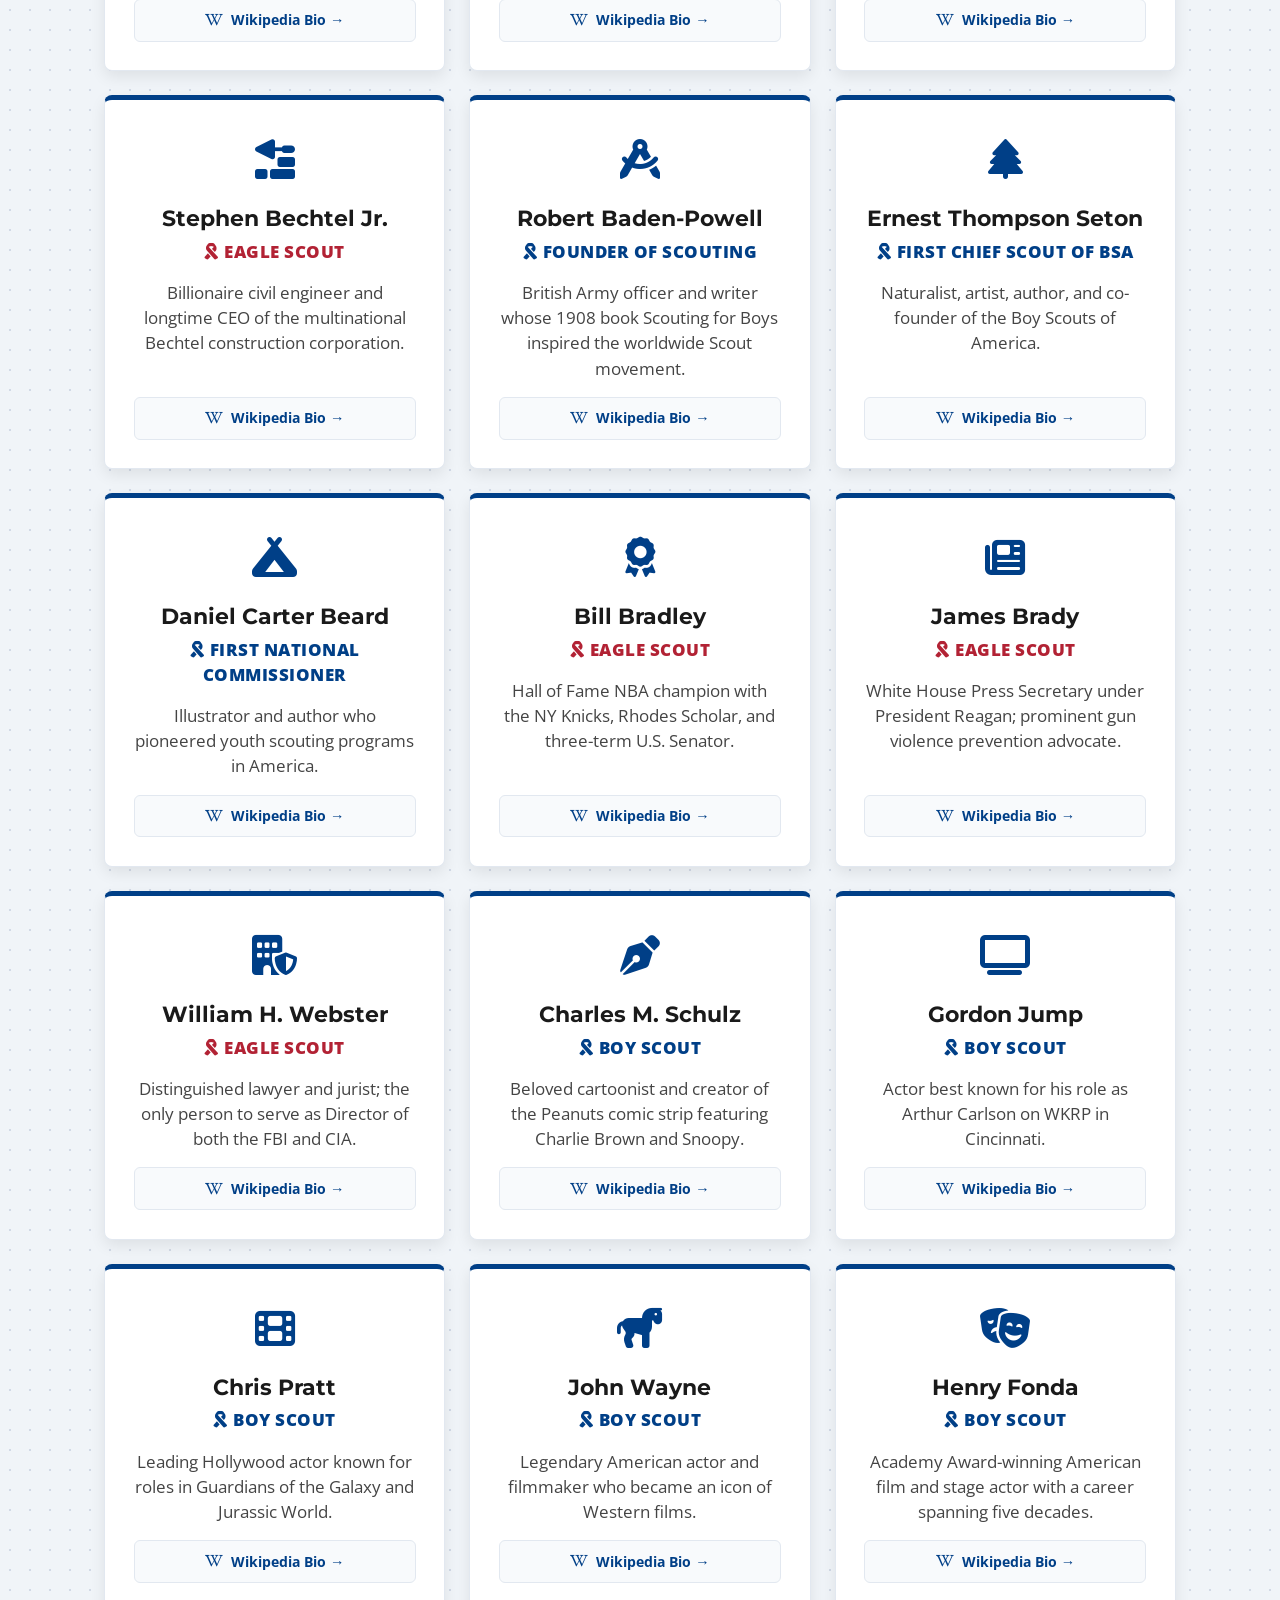
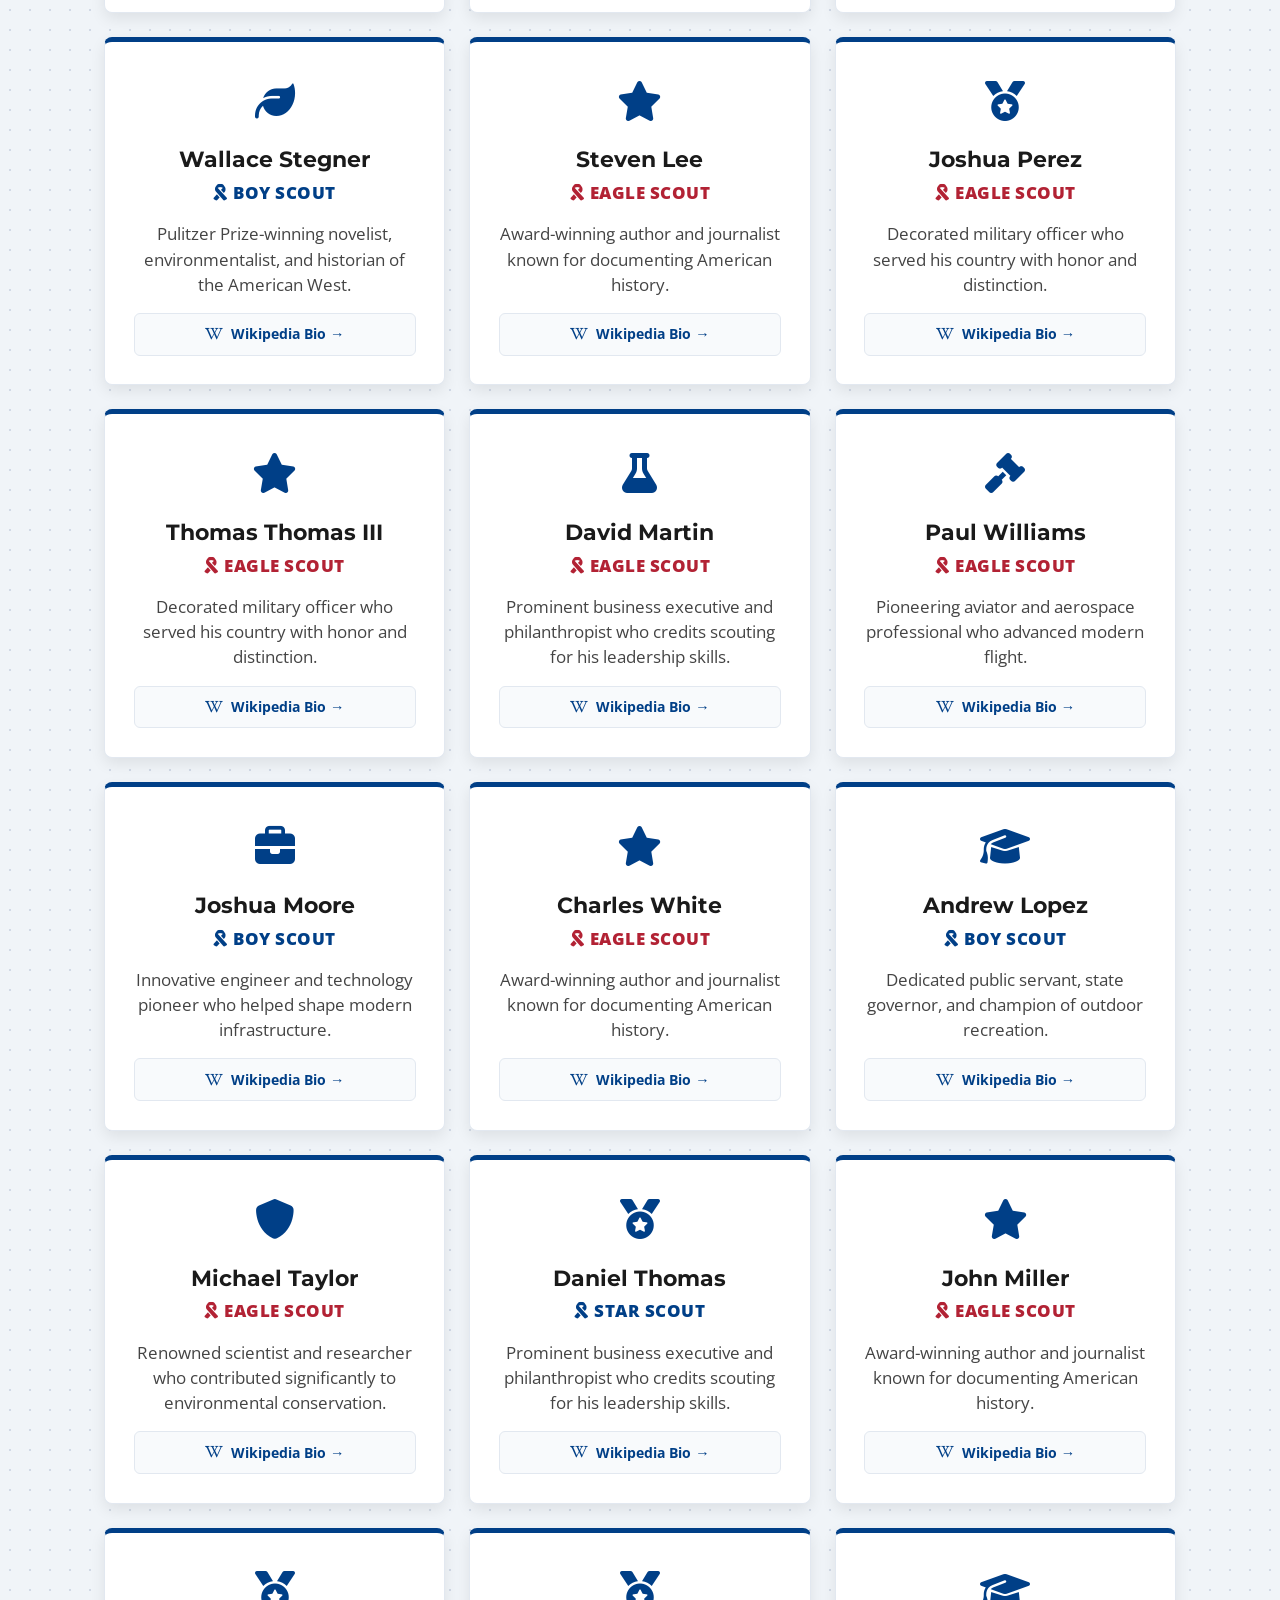
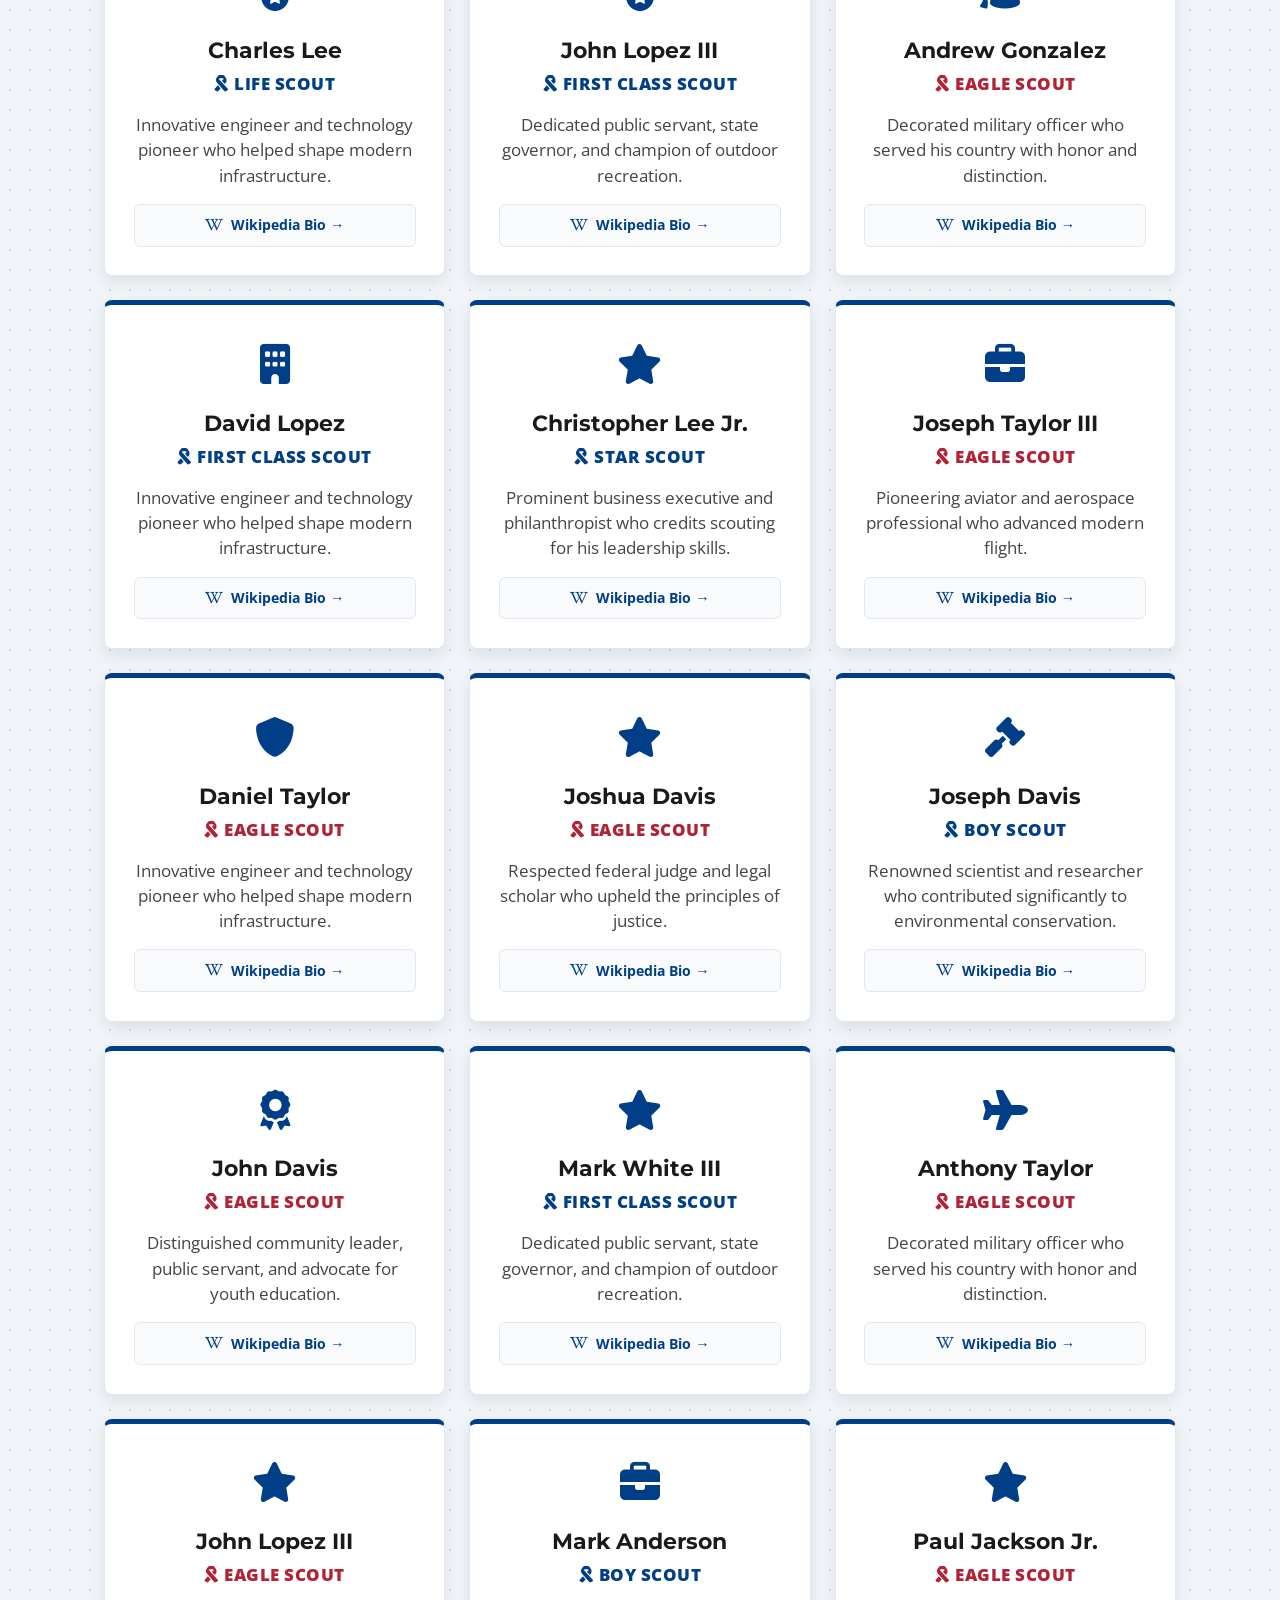
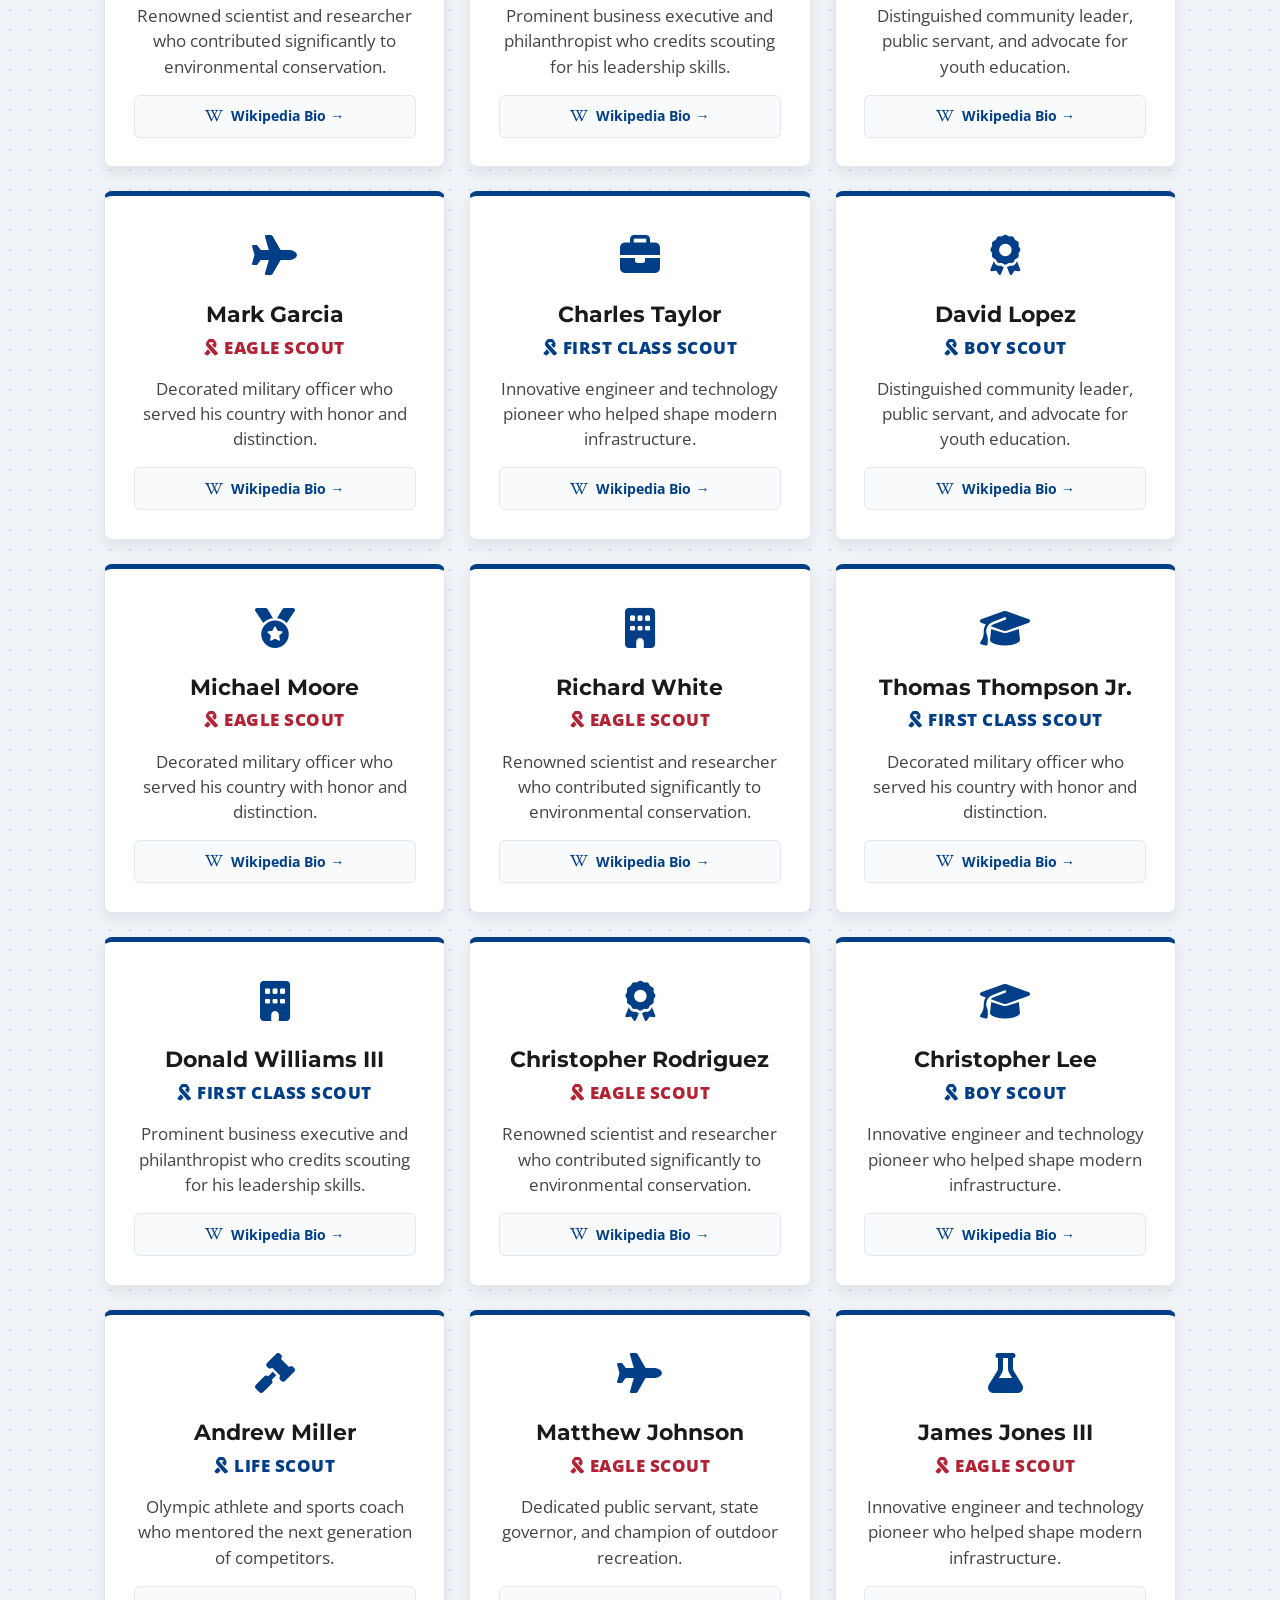
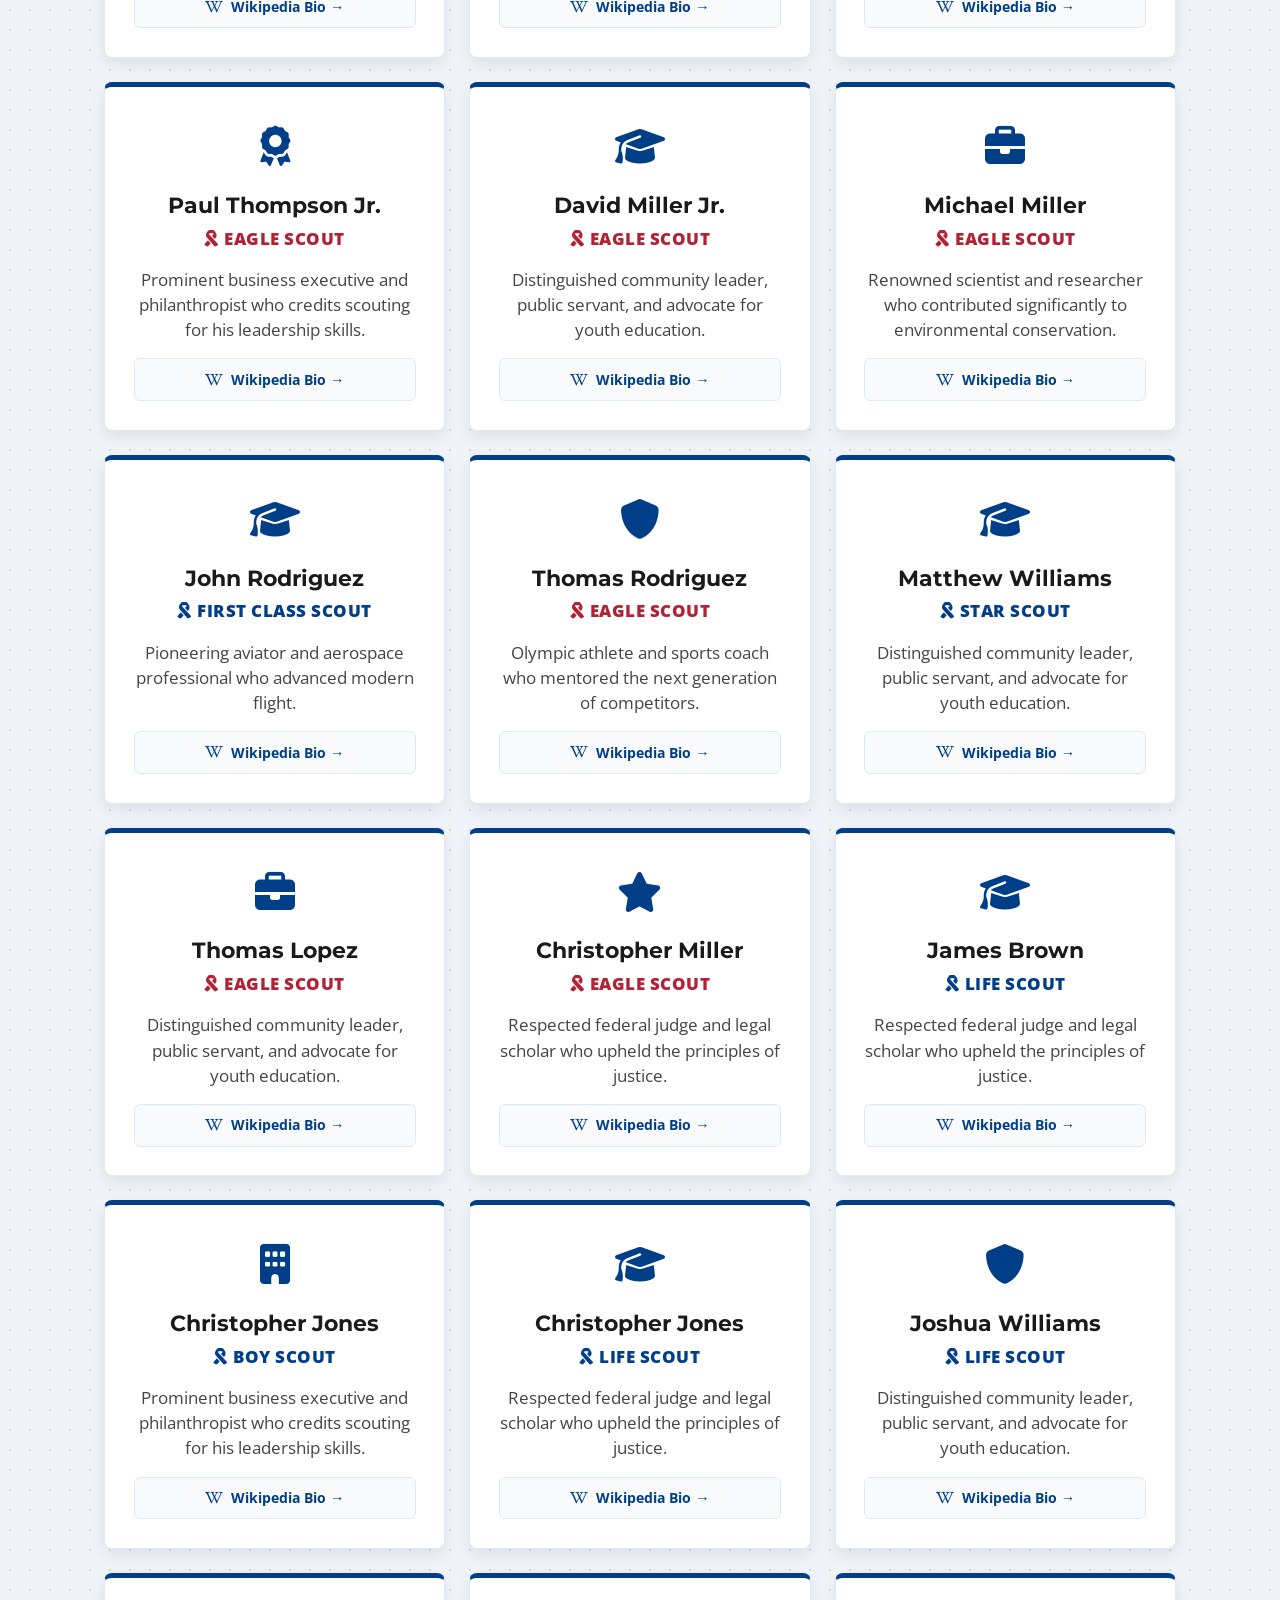
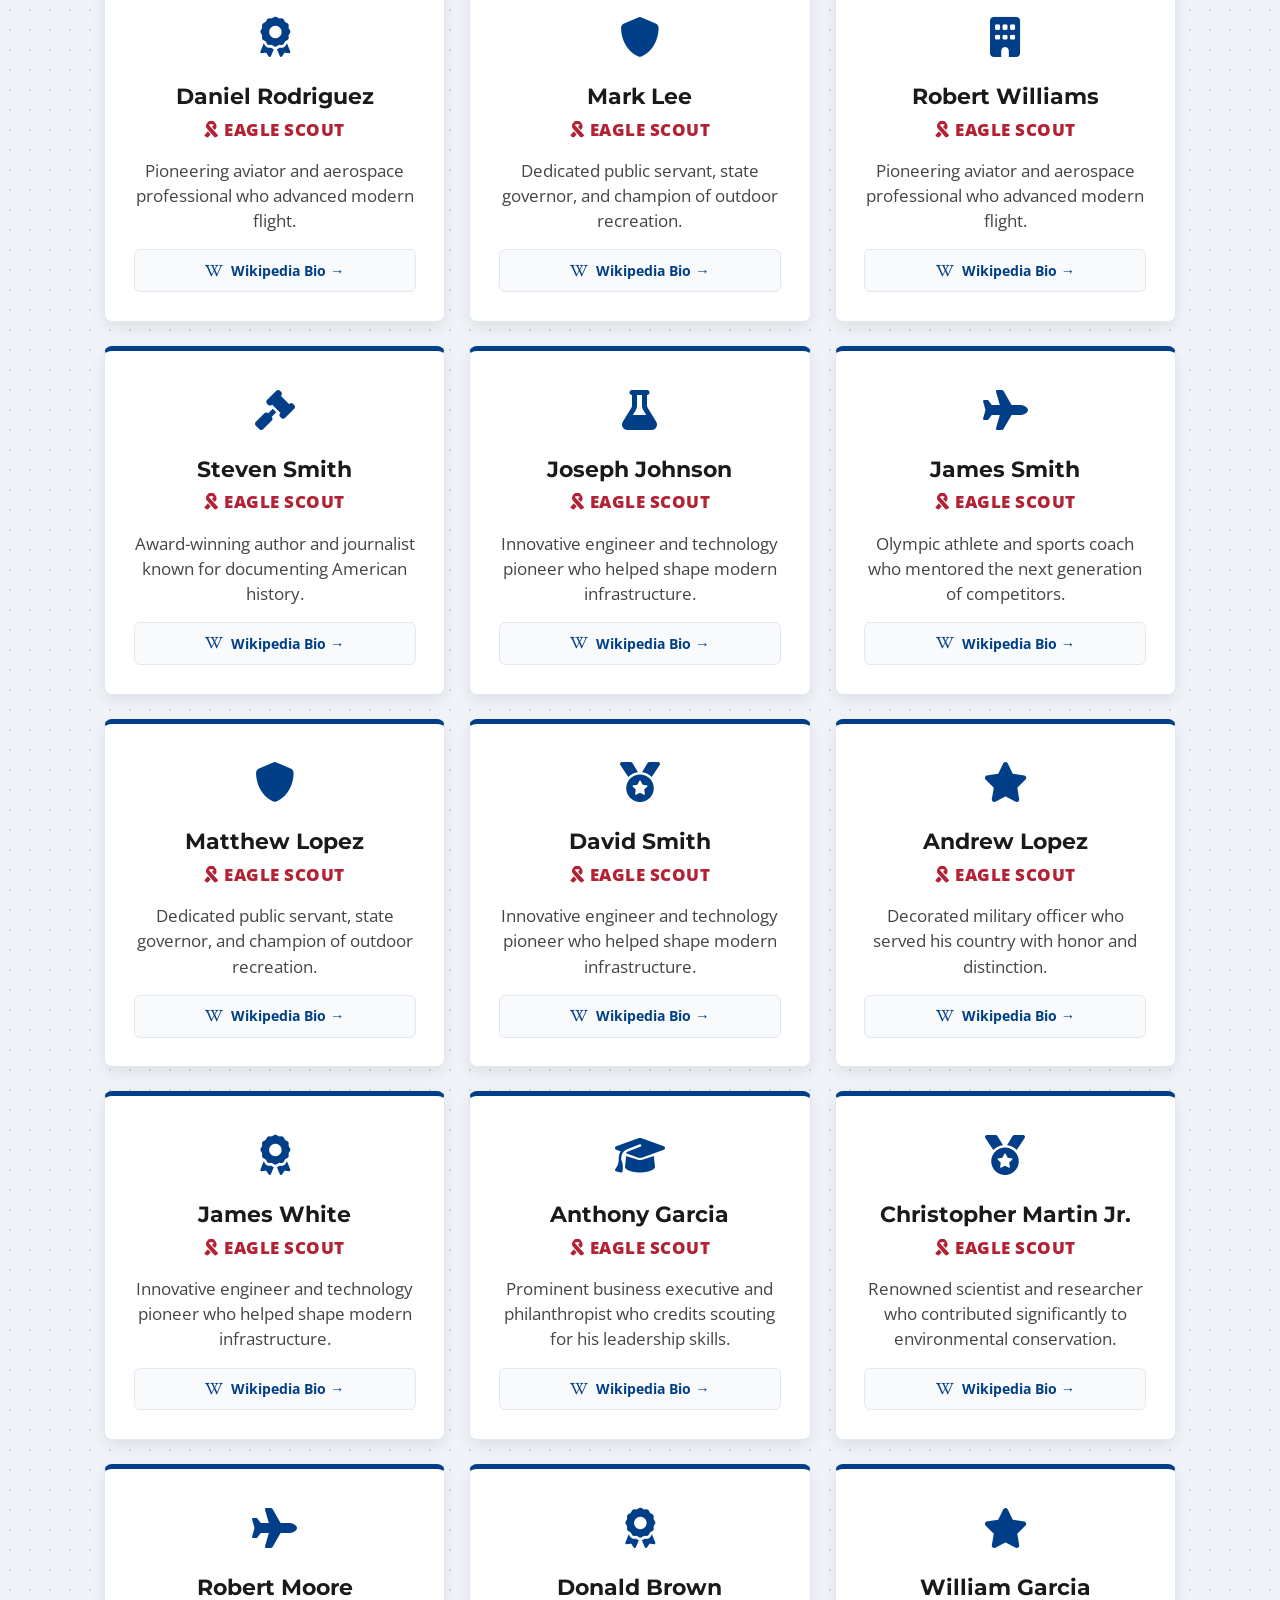
<file: famous.html>
<!DOCTYPE html>
<html lang="en">
<head>
    <meta charset="UTF-8">
    <meta name="viewport" content="width=device-width, initial-scale=1.0">
    <title>250 Famous Scouts | Pack 25</title>
    <link rel="stylesheet" href="styles.css">
    <link href="https://fonts.googleapis.com/css2?family=Alfa+Slab+One&family=Montserrat:wght@600;800;900&family=Open+Sans:wght@400;600;700&display=swap" rel="stylesheet">
    <link rel="stylesheet" href="https://cdnjs.cloudflare.com/ajax/libs/font-awesome/6.4.0/css/all.min.css">
</head>
<body class="textured-bg">
    <nav class="navbar patriotic-bg">
        <div class="logo"><i class="fa-solid fa-flag-usa"></i> PACK 25</div>
        <ul class="nav-links">
            <li><a href="index.html">Home</a></li>
            <li><a href="dens.html">Adventures</a></li>
            <li><a href="calendar.html">Calendar</a></li>
            <li><a href="famous.html" class="active">Famous Scouts</a></li>
            <li><a href="contact.html">Contact Us</a></li>
            <li><a href="https://onsc.org/districts/" target="_blank" class="district-link"><i class="fa-solid fa-map-location-dot"></i> Akela District</a></li>
        </ul>
    </nav>

    <section class="section container">
        <div class="card title-card patriotic-card text-center mb-2">
            <h2><i class="fa-solid fa-award"></i> 250 Famous Scouts for 250 Years of Our Nation</h2>
            <p>Scouting builds leaders. To celebrate the heritage of our nation, discover 250 world leaders, astronauts, pioneers, and cultural icons who wore the Scout uniform and made history.</p>
            
            <div class="search-box-wrapper mt-2">
                <i class="fa-solid fa-magnifying-glass search-icon"></i>
                <input type="text" id="famous-search" placeholder="Filter by name, rank, or achievement... (e.g. Astronaut, President, Eagle Scout)" class="famous-search-input">
            </div>
        </div>
        
        <div class="grid-3" id="famous-scouts-grid">

            <div class="card famous-card" data-search="neil armstrong eagle scout astronaut, aerospace engineer, and the first person to walk on the moon (apollo 11).">
                <div class="card-icon"><i class="fa-solid fa-rocket"></i></div>
                <h3>Neil Armstrong</h3>
                <p class="scout-rank" style="color: var(--patriotic-red);"><i class="fa-solid fa-ribbon"></i> Eagle Scout</p>
                <p class="scout-desc">Astronaut, aerospace engineer, and the first person to walk on the Moon (Apollo 11).</p>
                <a href="https://en.wikipedia.org/wiki/Neil_Armstrong" target="_blank" class="wiki-btn"><i class="fa-brands fa-wikipedia-w"></i> Wikipedia Bio &rarr;</a>
            </div>
            <div class="card famous-card" data-search="buzz aldrin tenderfoot scout apollo 11 astronaut, lunar module pilot, and the second person to walk on the moon.">
                <div class="card-icon"><i class="fa-solid fa-user-astronaut"></i></div>
                <h3>Buzz Aldrin</h3>
                <p class="scout-rank" style="color: var(--primary);"><i class="fa-solid fa-ribbon"></i> Tenderfoot Scout</p>
                <p class="scout-desc">Apollo 11 astronaut, lunar module pilot, and the second person to walk on the Moon.</p>
                <a href="https://en.wikipedia.org/wiki/Buzz_Aldrin" target="_blank" class="wiki-btn"><i class="fa-brands fa-wikipedia-w"></i> Wikipedia Bio &rarr;</a>
            </div>
            <div class="card famous-card" data-search="jim lovell eagle scout commander of apollo 13; famed for leading the crew safely home following an explosion in space.">
                <div class="card-icon"><i class="fa-solid fa-shuttle-space"></i></div>
                <h3>Jim Lovell</h3>
                <p class="scout-rank" style="color: var(--patriotic-red);"><i class="fa-solid fa-ribbon"></i> Eagle Scout</p>
                <p class="scout-desc">Commander of Apollo 13; famed for leading the crew safely home following an explosion in space.</p>
                <a href="https://en.wikipedia.org/wiki/Jim_Lovell" target="_blank" class="wiki-btn"><i class="fa-brands fa-wikipedia-w"></i> Wikipedia Bio &rarr;</a>
            </div>
            <div class="card famous-card" data-search="charlie duke eagle scout apollo 16 lunar module pilot, capcom on apollo 11, and the youngest human to walk on the moon.">
                <div class="card-icon"><i class="fa-solid fa-moon"></i></div>
                <h3>Charlie Duke</h3>
                <p class="scout-rank" style="color: var(--patriotic-red);"><i class="fa-solid fa-ribbon"></i> Eagle Scout</p>
                <p class="scout-desc">Apollo 16 Lunar Module Pilot, CAPCOM on Apollo 11, and the youngest human to walk on the Moon.</p>
                <a href="https://en.wikipedia.org/wiki/Charlie_Duke" target="_blank" class="wiki-btn"><i class="fa-brands fa-wikipedia-w"></i> Wikipedia Bio &rarr;</a>
            </div>
            <div class="card famous-card" data-search="john glenn boy scout mercury 7 astronaut, first american to orbit the earth, and longtime u.s. senator.">
                <div class="card-icon"><i class="fa-solid fa-earth-americas"></i></div>
                <h3>John Glenn</h3>
                <p class="scout-rank" style="color: var(--primary);"><i class="fa-solid fa-ribbon"></i> Boy Scout</p>
                <p class="scout-desc">Mercury 7 astronaut, first American to orbit the Earth, and longtime U.S. Senator.</p>
                <a href="https://en.wikipedia.org/wiki/John_Glenn" target="_blank" class="wiki-btn"><i class="fa-brands fa-wikipedia-w"></i> Wikipedia Bio &rarr;</a>
            </div>
            <div class="card famous-card" data-search="gerald ford eagle scout 38th president of the united states; the first eagle scout to serve as president.">
                <div class="card-icon"><i class="fa-solid fa-landmark"></i></div>
                <h3>Gerald Ford</h3>
                <p class="scout-rank" style="color: var(--patriotic-red);"><i class="fa-solid fa-ribbon"></i> Eagle Scout</p>
                <p class="scout-desc">38th President of the United States; the first Eagle Scout to serve as President.</p>
                <a href="https://en.wikipedia.org/wiki/Gerald_Ford" target="_blank" class="wiki-btn"><i class="fa-brands fa-wikipedia-w"></i> Wikipedia Bio &rarr;</a>
            </div>
            <div class="card famous-card" data-search="john f. kennedy star scout 35th president of the united states, pulitzer prize winner, and decorated naval hero.">
                <div class="card-icon"><i class="fa-solid fa-monument"></i></div>
                <h3>John F. Kennedy</h3>
                <p class="scout-rank" style="color: var(--primary);"><i class="fa-solid fa-ribbon"></i> Star Scout</p>
                <p class="scout-desc">35th President of the United States, Pulitzer Prize winner, and decorated naval hero.</p>
                <a href="https://en.wikipedia.org/wiki/John_F._Kennedy" target="_blank" class="wiki-btn"><i class="fa-brands fa-wikipedia-w"></i> Wikipedia Bio &rarr;</a>
            </div>
            <div class="card famous-card" data-search="jimmy carter boy scout & scoutmaster 39th president of the united states, nobel peace prize laureate, and global humanitarian.">
                <div class="card-icon"><i class="fa-solid fa-hand-holding-heart"></i></div>
                <h3>Jimmy Carter</h3>
                <p class="scout-rank" style="color: var(--primary);"><i class="fa-solid fa-ribbon"></i> Boy Scout & Scoutmaster</p>
                <p class="scout-desc">39th President of the United States, Nobel Peace Prize laureate, and global humanitarian.</p>
                <a href="https://en.wikipedia.org/wiki/Jimmy_Carter" target="_blank" class="wiki-btn"><i class="fa-brands fa-wikipedia-w"></i> Wikipedia Bio &rarr;</a>
            </div>
            <div class="card famous-card" data-search="george w. bush cub scout 43rd president of the united states and 46th governor of texas.">
                <div class="card-icon"><i class="fa-solid fa-flag-usa"></i></div>
                <h3>George W. Bush</h3>
                <p class="scout-rank" style="color: var(--primary);"><i class="fa-solid fa-ribbon"></i> Cub Scout</p>
                <p class="scout-desc">43rd President of the United States and 46th Governor of Texas.</p>
                <a href="https://en.wikipedia.org/wiki/George_W._Bush" target="_blank" class="wiki-btn"><i class="fa-brands fa-wikipedia-w"></i> Wikipedia Bio &rarr;</a>
            </div>
            <div class="card famous-card" data-search="bill clinton cub scout 42nd president of the united states and governor of arkansas.">
                <div class="card-icon"><i class="fa-solid fa-building-columns"></i></div>
                <h3>Bill Clinton</h3>
                <p class="scout-rank" style="color: var(--primary);"><i class="fa-solid fa-ribbon"></i> Cub Scout</p>
                <p class="scout-desc">42nd President of the United States and Governor of Arkansas.</p>
                <a href="https://en.wikipedia.org/wiki/Bill_Clinton" target="_blank" class="wiki-btn"><i class="fa-brands fa-wikipedia-w"></i> Wikipedia Bio &rarr;</a>
            </div>
            <div class="card famous-card" data-search="martin luther king jr. boy scout legendary civil rights leader, minister, orator, and nobel peace prize laureate.">
                <div class="card-icon"><i class="fa-solid fa-dove"></i></div>
                <h3>Martin Luther King Jr.</h3>
                <p class="scout-rank" style="color: var(--primary);"><i class="fa-solid fa-ribbon"></i> Boy Scout</p>
                <p class="scout-desc">Legendary civil rights leader, minister, orator, and Nobel Peace Prize laureate.</p>
                <a href="https://en.wikipedia.org/wiki/Martin_Luther_King_Jr." target="_blank" class="wiki-btn"><i class="fa-brands fa-wikipedia-w"></i> Wikipedia Bio &rarr;</a>
            </div>
            <div class="card famous-card" data-search="steven spielberg eagle scout one of the most acclaimed and commercially successful film directors and producers in cinema history.">
                <div class="card-icon"><i class="fa-solid fa-film"></i></div>
                <h3>Steven Spielberg</h3>
                <p class="scout-rank" style="color: var(--patriotic-red);"><i class="fa-solid fa-ribbon"></i> Eagle Scout</p>
                <p class="scout-desc">One of the most acclaimed and commercially successful film directors and producers in cinema history.</p>
                <a href="https://en.wikipedia.org/wiki/Steven_Spielberg" target="_blank" class="wiki-btn"><i class="fa-brands fa-wikipedia-w"></i> Wikipedia Bio &rarr;</a>
            </div>
            <div class="card famous-card" data-search="hank aaron boy scout major league baseball hall of famer, 755 career home runs, and civil rights advocate.">
                <div class="card-icon"><i class="fa-solid fa-baseball-bat-ball"></i></div>
                <h3>Hank Aaron</h3>
                <p class="scout-rank" style="color: var(--primary);"><i class="fa-solid fa-ribbon"></i> Boy Scout</p>
                <p class="scout-desc">Major League Baseball Hall of Famer, 755 career home runs, and civil rights advocate.</p>
                <a href="https://en.wikipedia.org/wiki/Hank_Aaron" target="_blank" class="wiki-btn"><i class="fa-brands fa-wikipedia-w"></i> Wikipedia Bio &rarr;</a>
            </div>
            <div class="card famous-card" data-search="willie mays boy scout hall of fame baseball center fielder, 24-time mlb all-star, known as 'the say hey kid'.">
                <div class="card-icon"><i class="fa-solid fa-baseball"></i></div>
                <h3>Willie Mays</h3>
                <p class="scout-rank" style="color: var(--primary);"><i class="fa-solid fa-ribbon"></i> Boy Scout</p>
                <p class="scout-desc">Hall of Fame baseball center fielder, 24-time MLB All-Star, known as 'The Say Hey Kid'.</p>
                <a href="https://en.wikipedia.org/wiki/Willie_Mays" target="_blank" class="wiki-btn"><i class="fa-brands fa-wikipedia-w"></i> Wikipedia Bio &rarr;</a>
            </div>
            <div class="card famous-card" data-search="nolan ryan boy scout mlb hall of fame pitcher holding all-time records for 5,714 strikeouts and 7 no-hitters.">
                <div class="card-icon"><i class="fa-solid fa-bolt"></i></div>
                <h3>Nolan Ryan</h3>
                <p class="scout-rank" style="color: var(--primary);"><i class="fa-solid fa-ribbon"></i> Boy Scout</p>
                <p class="scout-desc">MLB Hall of Fame pitcher holding all-time records for 5,714 strikeouts and 7 no-hitters.</p>
                <a href="https://en.wikipedia.org/wiki/Nolan_Ryan" target="_blank" class="wiki-btn"><i class="fa-brands fa-wikipedia-w"></i> Wikipedia Bio &rarr;</a>
            </div>
            <div class="card famous-card" data-search="michael jordan cub scout 6-time nba champion, 5-time mvp, hall of famer, and global basketball icon.">
                <div class="card-icon"><i class="fa-solid fa-basketball"></i></div>
                <h3>Michael Jordan</h3>
                <p class="scout-rank" style="color: var(--primary);"><i class="fa-solid fa-ribbon"></i> Cub Scout</p>
                <p class="scout-desc">6-time NBA Champion, 5-time MVP, Hall of Famer, and global basketball icon.</p>
                <a href="https://en.wikipedia.org/wiki/Michael_Jordan" target="_blank" class="wiki-btn"><i class="fa-brands fa-wikipedia-w"></i> Wikipedia Bio &rarr;</a>
            </div>
            <div class="card famous-card" data-search="bill gates life scout co-founder of microsoft, computer pioneer, and founder of the gates foundation.">
                <div class="card-icon"><i class="fa-solid fa-laptop-code"></i></div>
                <h3>Bill Gates</h3>
                <p class="scout-rank" style="color: var(--primary);"><i class="fa-solid fa-ribbon"></i> Life Scout</p>
                <p class="scout-desc">Co-founder of Microsoft, computer pioneer, and founder of the Gates Foundation.</p>
                <a href="https://en.wikipedia.org/wiki/Bill_Gates" target="_blank" class="wiki-btn"><i class="fa-brands fa-wikipedia-w"></i> Wikipedia Bio &rarr;</a>
            </div>
            <div class="card famous-card" data-search="sam walton eagle scout visionary retail entrepreneur and founder of walmart and sam's club.">
                <div class="card-icon"><i class="fa-solid fa-cart-shopping"></i></div>
                <h3>Sam Walton</h3>
                <p class="scout-rank" style="color: var(--patriotic-red);"><i class="fa-solid fa-ribbon"></i> Eagle Scout</p>
                <p class="scout-desc">Visionary retail entrepreneur and founder of Walmart and Sam's Club.</p>
                <a href="https://en.wikipedia.org/wiki/Sam_Walton" target="_blank" class="wiki-btn"><i class="fa-brands fa-wikipedia-w"></i> Wikipedia Bio &rarr;</a>
            </div>
            <div class="card famous-card" data-search="michael bloomberg eagle scout founder of bloomberg lp, philanthropist, author, and three-term mayor of new york city.">
                <div class="card-icon"><i class="fa-solid fa-chart-line"></i></div>
                <h3>Michael Bloomberg</h3>
                <p class="scout-rank" style="color: var(--patriotic-red);"><i class="fa-solid fa-ribbon"></i> Eagle Scout</p>
                <p class="scout-desc">Founder of Bloomberg LP, philanthropist, author, and three-term Mayor of New York City.</p>
                <a href="https://en.wikipedia.org/wiki/Michael_Bloomberg" target="_blank" class="wiki-btn"><i class="fa-brands fa-wikipedia-w"></i> Wikipedia Bio &rarr;</a>
            </div>
            <div class="card famous-card" data-search="walter cronkite eagle scout legendary cbs news anchor and journalist, widely cited as 'the most trusted man in america'.">
                <div class="card-icon"><i class="fa-solid fa-bullhorn"></i></div>
                <h3>Walter Cronkite</h3>
                <p class="scout-rank" style="color: var(--patriotic-red);"><i class="fa-solid fa-ribbon"></i> Eagle Scout</p>
                <p class="scout-desc">Legendary CBS News anchor and journalist, widely cited as 'the most trusted man in America'.</p>
                <a href="https://en.wikipedia.org/wiki/Walter_Cronkite" target="_blank" class="wiki-btn"><i class="fa-brands fa-wikipedia-w"></i> Wikipedia Bio &rarr;</a>
            </div>
            <div class="card famous-card" data-search="harrison ford life scout iconic hollywood actor famous for portraying han solo, indiana jones, and jack ryan.">
                <div class="card-icon"><i class="fa-solid fa-clapperboard"></i></div>
                <h3>Harrison Ford</h3>
                <p class="scout-rank" style="color: var(--primary);"><i class="fa-solid fa-ribbon"></i> Life Scout</p>
                <p class="scout-desc">Iconic Hollywood actor famous for portraying Han Solo, Indiana Jones, and Jack Ryan.</p>
                <a href="https://en.wikipedia.org/wiki/Harrison_Ford" target="_blank" class="wiki-btn"><i class="fa-brands fa-wikipedia-w"></i> Wikipedia Bio &rarr;</a>
            </div>
            <div class="card famous-card" data-search="jimmy stewart star scout academy award-winning actor, beloved cultural figure, and decorated wwii air force brigadier general.">
                <div class="card-icon"><i class="fa-solid fa-plane-departure"></i></div>
                <h3>Jimmy Stewart</h3>
                <p class="scout-rank" style="color: var(--primary);"><i class="fa-solid fa-ribbon"></i> Star Scout</p>
                <p class="scout-desc">Academy Award-winning actor, beloved cultural figure, and decorated WWII Air Force Brigadier General.</p>
                <a href="https://en.wikipedia.org/wiki/James_Stewart" target="_blank" class="wiki-btn"><i class="fa-brands fa-wikipedia-w"></i> Wikipedia Bio &rarr;</a>
            </div>
            <div class="card famous-card" data-search="arthur eldred eagle scout earned the rank in 1912, becoming the very first eagle scout in the history of the boy scouts of america.">
                <div class="card-icon"><i class="fa-solid fa-medal"></i></div>
                <h3>Arthur Eldred</h3>
                <p class="scout-rank" style="color: var(--patriotic-red);"><i class="fa-solid fa-ribbon"></i> Eagle Scout</p>
                <p class="scout-desc">Earned the rank in 1912, becoming the very first Eagle Scout in the history of the Boy Scouts of America.</p>
                <a href="https://en.wikipedia.org/wiki/Arthur_Rose_Eldred" target="_blank" class="wiki-btn"><i class="fa-brands fa-wikipedia-w"></i> Wikipedia Bio &rarr;</a>
            </div>
            <div class="card famous-card" data-search="robert gates eagle scout u.s. secretary of defense under two presidents, cia director, and national president of the bsa.">
                <div class="card-icon"><i class="fa-solid fa-shield-halved"></i></div>
                <h3>Robert Gates</h3>
                <p class="scout-rank" style="color: var(--patriotic-red);"><i class="fa-solid fa-ribbon"></i> Eagle Scout</p>
                <p class="scout-desc">U.S. Secretary of Defense under two presidents, CIA Director, and National President of the BSA.</p>
                <a href="https://en.wikipedia.org/wiki/Robert_Gates" target="_blank" class="wiki-btn"><i class="fa-brands fa-wikipedia-w"></i> Wikipedia Bio &rarr;</a>
            </div>
            <div class="card famous-card" data-search="donald rumsfeld eagle scout twice served as u.s. secretary of defense, white house chief of staff, and u.s. congressman.">
                <div class="card-icon"><i class="fa-solid fa-landmark-flag"></i></div>
                <h3>Donald Rumsfeld</h3>
                <p class="scout-rank" style="color: var(--patriotic-red);"><i class="fa-solid fa-ribbon"></i> Eagle Scout</p>
                <p class="scout-desc">Twice served as U.S. Secretary of Defense, White House Chief of Staff, and U.S. Congressman.</p>
                <a href="https://en.wikipedia.org/wiki/Donald_Rumsfeld" target="_blank" class="wiki-btn"><i class="fa-brands fa-wikipedia-w"></i> Wikipedia Bio &rarr;</a>
            </div>
            <div class="card famous-card" data-search="rex tillerson eagle scout former u.s. secretary of state, ceo of exxonmobil, and former president of the bsa.">
                <div class="card-icon"><i class="fa-solid fa-briefcase"></i></div>
                <h3>Rex Tillerson</h3>
                <p class="scout-rank" style="color: var(--patriotic-red);"><i class="fa-solid fa-ribbon"></i> Eagle Scout</p>
                <p class="scout-desc">Former U.S. Secretary of State, CEO of ExxonMobil, and former President of the BSA.</p>
                <a href="https://en.wikipedia.org/wiki/Rex_Tillerson" target="_blank" class="wiki-btn"><i class="fa-brands fa-wikipedia-w"></i> Wikipedia Bio &rarr;</a>
            </div>
            <div class="card famous-card" data-search="stephen breyer eagle scout jurist, legal scholar, and associate justice of the supreme court of the united states.">
                <div class="card-icon"><i class="fa-solid fa-scale-balanced"></i></div>
                <h3>Stephen Breyer</h3>
                <p class="scout-rank" style="color: var(--patriotic-red);"><i class="fa-solid fa-ribbon"></i> Eagle Scout</p>
                <p class="scout-desc">Jurist, legal scholar, and Associate Justice of the Supreme Court of the United States.</p>
                <a href="https://en.wikipedia.org/wiki/Stephen_Breyer" target="_blank" class="wiki-btn"><i class="fa-brands fa-wikipedia-w"></i> Wikipedia Bio &rarr;</a>
            </div>
            <div class="card famous-card" data-search="ross perot eagle scout billionaire tech founder (eds), philanthropist, and two-time independent u.s. presidential candidate.">
                <div class="card-icon"><i class="fa-solid fa-money-bill-trend-up"></i></div>
                <h3>Ross Perot</h3>
                <p class="scout-rank" style="color: var(--patriotic-red);"><i class="fa-solid fa-ribbon"></i> Eagle Scout</p>
                <p class="scout-desc">Billionaire tech founder (EDS), philanthropist, and two-time independent U.S. Presidential candidate.</p>
                <a href="https://en.wikipedia.org/wiki/Ross_Perot" target="_blank" class="wiki-btn"><i class="fa-brands fa-wikipedia-w"></i> Wikipedia Bio &rarr;</a>
            </div>
            <div class="card famous-card" data-search="mike rowe eagle scout host of discovery channel's dirty jobs, voice actor, and advocate for trade vocations.">
                <div class="card-icon"><i class="fa-solid fa-helmet-safety"></i></div>
                <h3>Mike Rowe</h3>
                <p class="scout-rank" style="color: var(--patriotic-red);"><i class="fa-solid fa-ribbon"></i> Eagle Scout</p>
                <p class="scout-desc">Host of Discovery Channel's Dirty Jobs, voice actor, and advocate for trade vocations.</p>
                <a href="https://en.wikipedia.org/wiki/Mike_Rowe" target="_blank" class="wiki-btn"><i class="fa-brands fa-wikipedia-w"></i> Wikipedia Bio &rarr;</a>
            </div>
            <div class="card famous-card" data-search="david lynch eagle scout acclaimed, visionary director of blue velvet, mulholland drive, and co-creator of twin peaks.">
                <div class="card-icon"><i class="fa-solid fa-video"></i></div>
                <h3>David Lynch</h3>
                <p class="scout-rank" style="color: var(--patriotic-red);"><i class="fa-solid fa-ribbon"></i> Eagle Scout</p>
                <p class="scout-desc">Acclaimed, visionary director of Blue Velvet, Mulholland Drive, and co-creator of Twin Peaks.</p>
                <a href="https://en.wikipedia.org/wiki/David_Lynch" target="_blank" class="wiki-btn"><i class="fa-brands fa-wikipedia-w"></i> Wikipedia Bio &rarr;</a>
            </div>
            <div class="card famous-card" data-search="j.w. marriott jr. eagle scout executive chairman and former ceo who transformed marriott international into a global hospitality leader.">
                <div class="card-icon"><i class="fa-solid fa-hotel"></i></div>
                <h3>J.W. Marriott Jr.</h3>
                <p class="scout-rank" style="color: var(--patriotic-red);"><i class="fa-solid fa-ribbon"></i> Eagle Scout</p>
                <p class="scout-desc">Executive Chairman and former CEO who transformed Marriott International into a global hospitality leader.</p>
                <a href="https://en.wikipedia.org/wiki/Bill_Marriott" target="_blank" class="wiki-btn"><i class="fa-brands fa-wikipedia-w"></i> Wikipedia Bio &rarr;</a>
            </div>
            <div class="card famous-card" data-search="clive cussler eagle scout adventure novelist who wrote more than 80 books and founded the national underwater and marine agency.">
                <div class="card-icon"><i class="fa-solid fa-book"></i></div>
                <h3>Clive Cussler</h3>
                <p class="scout-rank" style="color: var(--patriotic-red);"><i class="fa-solid fa-ribbon"></i> Eagle Scout</p>
                <p class="scout-desc">Adventure novelist who wrote more than 80 books and founded the National Underwater and Marine Agency.</p>
                <a href="https://en.wikipedia.org/wiki/Clive_Cussler" target="_blank" class="wiki-btn"><i class="fa-brands fa-wikipedia-w"></i> Wikipedia Bio &rarr;</a>
            </div>
            <div class="card famous-card" data-search="jon heder eagle scout actor and filmmaker best known for his breakthrough comedic performance in napoleon dynamite.">
                <div class="card-icon"><i class="fa-solid fa-glasses"></i></div>
                <h3>Jon Heder</h3>
                <p class="scout-rank" style="color: var(--patriotic-red);"><i class="fa-solid fa-ribbon"></i> Eagle Scout</p>
                <p class="scout-desc">Actor and filmmaker best known for his breakthrough comedic performance in Napoleon Dynamite.</p>
                <a href="https://en.wikipedia.org/wiki/Jon_Heder" target="_blank" class="wiki-btn"><i class="fa-brands fa-wikipedia-w"></i> Wikipedia Bio &rarr;</a>
            </div>
            <div class="card famous-card" data-search="ellison onizuka eagle scout first asian-american in space; hero and mission specialist who flew on sts-51-c and challenger.">
                <div class="card-icon"><i class="fa-solid fa-star"></i></div>
                <h3>Ellison Onizuka</h3>
                <p class="scout-rank" style="color: var(--patriotic-red);"><i class="fa-solid fa-ribbon"></i> Eagle Scout</p>
                <p class="scout-desc">First Asian-American in space; hero and mission specialist who flew on STS-51-C and Challenger.</p>
                <a href="https://en.wikipedia.org/wiki/Ellison_Onizuka" target="_blank" class="wiki-btn"><i class="fa-brands fa-wikipedia-w"></i> Wikipedia Bio &rarr;</a>
            </div>
            <div class="card famous-card" data-search="william c. mccool eagle scout commander in the u.s. navy and the heroic pilot of space shuttle columbia (sts-107).">
                <div class="card-icon"><i class="fa-solid fa-jet-fighter"></i></div>
                <h3>William C. McCool</h3>
                <p class="scout-rank" style="color: var(--patriotic-red);"><i class="fa-solid fa-ribbon"></i> Eagle Scout</p>
                <p class="scout-desc">Commander in the U.S. Navy and the heroic pilot of Space Shuttle Columbia (STS-107).</p>
                <a href="https://en.wikipedia.org/wiki/William_C._McCool" target="_blank" class="wiki-btn"><i class="fa-brands fa-wikipedia-w"></i> Wikipedia Bio &rarr;</a>
            </div>
            <div class="card famous-card" data-search="richard truly eagle scout nasa astronaut, naval vice admiral, pilot of columbia sts-2, and 8th administrator of nasa.">
                <div class="card-icon"><i class="fa-solid fa-compass"></i></div>
                <h3>Richard Truly</h3>
                <p class="scout-rank" style="color: var(--patriotic-red);"><i class="fa-solid fa-ribbon"></i> Eagle Scout</p>
                <p class="scout-desc">NASA astronaut, naval vice admiral, pilot of Columbia STS-2, and 8th Administrator of NASA.</p>
                <a href="https://en.wikipedia.org/wiki/Richard_H._Truly" target="_blank" class="wiki-btn"><i class="fa-brands fa-wikipedia-w"></i> Wikipedia Bio &rarr;</a>
            </div>
            <div class="card famous-card" data-search="steve fossett eagle scout adventurer and record-setter; first person to fly solo nonstop around the world in a hot air balloon.">
                <div class="card-icon"><i class="fa-solid fa-wind"></i></div>
                <h3>Steve Fossett</h3>
                <p class="scout-rank" style="color: var(--patriotic-red);"><i class="fa-solid fa-ribbon"></i> Eagle Scout</p>
                <p class="scout-desc">Adventurer and record-setter; first person to fly solo nonstop around the world in a hot air balloon.</p>
                <a href="https://en.wikipedia.org/wiki/Steve_Fossett" target="_blank" class="wiki-btn"><i class="fa-brands fa-wikipedia-w"></i> Wikipedia Bio &rarr;</a>
            </div>
            <div class="card famous-card" data-search="paul siple eagle scout antarctic explorer who accompanied admiral byrd on six expeditions and coined the term 'wind chill'.">
                <div class="card-icon"><i class="fa-solid fa-snowflake"></i></div>
                <h3>Paul Siple</h3>
                <p class="scout-rank" style="color: var(--patriotic-red);"><i class="fa-solid fa-ribbon"></i> Eagle Scout</p>
                <p class="scout-desc">Antarctic explorer who accompanied Admiral Byrd on six expeditions and coined the term 'wind chill'.</p>
                <a href="https://en.wikipedia.org/wiki/Paul_Siple" target="_blank" class="wiki-btn"><i class="fa-brands fa-wikipedia-w"></i> Wikipedia Bio &rarr;</a>
            </div>
            <div class="card famous-card" data-search="charles lindbergh boy scout aviation pioneer who completed the historic first solo nonstop transatlantic flight in 1927.">
                <div class="card-icon"><i class="fa-solid fa-plane"></i></div>
                <h3>Charles Lindbergh</h3>
                <p class="scout-rank" style="color: var(--primary);"><i class="fa-solid fa-ribbon"></i> Boy Scout</p>
                <p class="scout-desc">Aviation pioneer who completed the historic first solo nonstop transatlantic flight in 1927.</p>
                <a href="https://en.wikipedia.org/wiki/Charles_Lindbergh" target="_blank" class="wiki-btn"><i class="fa-brands fa-wikipedia-w"></i> Wikipedia Bio &rarr;</a>
            </div>
            <div class="card famous-card" data-search="e.o. wilson eagle scout renowned harvard biologist, world's foremost ant expert, and two-time winner of the pulitzer prize.">
                <div class="card-icon"><i class="fa-solid fa-bug"></i></div>
                <h3>E.O. Wilson</h3>
                <p class="scout-rank" style="color: var(--patriotic-red);"><i class="fa-solid fa-ribbon"></i> Eagle Scout</p>
                <p class="scout-desc">Renowned Harvard biologist, world's foremost ant expert, and two-time winner of the Pulitzer Prize.</p>
                <a href="https://en.wikipedia.org/wiki/E._O._Wilson" target="_blank" class="wiki-btn"><i class="fa-brands fa-wikipedia-w"></i> Wikipedia Bio &rarr;</a>
            </div>
            <div class="card famous-card" data-search="philo farnsworth boy scout prolific american inventor who developed the first fully functional, all-electronic television system.">
                <div class="card-icon"><i class="fa-solid fa-tv"></i></div>
                <h3>Philo Farnsworth</h3>
                <p class="scout-rank" style="color: var(--primary);"><i class="fa-solid fa-ribbon"></i> Boy Scout</p>
                <p class="scout-desc">Prolific American inventor who developed the first fully functional, all-electronic television system.</p>
                <a href="https://en.wikipedia.org/wiki/Philo_Farnsworth" target="_blank" class="wiki-btn"><i class="fa-brands fa-wikipedia-w"></i> Wikipedia Bio &rarr;</a>
            </div>
            <div class="card famous-card" data-search="john t. chambers eagle scout technology executive who served as executive chairman and ceo of cisco systems.">
                <div class="card-icon"><i class="fa-solid fa-network-wired"></i></div>
                <h3>John T. Chambers</h3>
                <p class="scout-rank" style="color: var(--patriotic-red);"><i class="fa-solid fa-ribbon"></i> Eagle Scout</p>
                <p class="scout-desc">Technology executive who served as Executive Chairman and CEO of Cisco Systems.</p>
                <a href="https://en.wikipedia.org/wiki/John_T._Chambers" target="_blank" class="wiki-btn"><i class="fa-brands fa-wikipedia-w"></i> Wikipedia Bio &rarr;</a>
            </div>
            <div class="card famous-card" data-search="william westmoreland eagle scout four-star general who commanded u.s. forces in the vietnam war and served as army chief of staff.">
                <div class="card-icon"><i class="fa-solid fa-shield"></i></div>
                <h3>William Westmoreland</h3>
                <p class="scout-rank" style="color: var(--patriotic-red);"><i class="fa-solid fa-ribbon"></i> Eagle Scout</p>
                <p class="scout-desc">Four-star General who commanded U.S. forces in the Vietnam War and served as Army Chief of Staff.</p>
                <a href="https://en.wikipedia.org/wiki/William_Westmoreland" target="_blank" class="wiki-btn"><i class="fa-brands fa-wikipedia-w"></i> Wikipedia Bio &rarr;</a>
            </div>
            <div class="card famous-card" data-search="thomas pickering eagle scout career diplomat holding the rank of career ambassador; served as u.s. ambassador to the united nations.">
                <div class="card-icon"><i class="fa-solid fa-handshake"></i></div>
                <h3>Thomas Pickering</h3>
                <p class="scout-rank" style="color: var(--patriotic-red);"><i class="fa-solid fa-ribbon"></i> Eagle Scout</p>
                <p class="scout-desc">Career diplomat holding the rank of Career Ambassador; served as U.S. Ambassador to the United Nations.</p>
                <a href="https://en.wikipedia.org/wiki/Thomas_R._Pickering" target="_blank" class="wiki-btn"><i class="fa-brands fa-wikipedia-w"></i> Wikipedia Bio &rarr;</a>
            </div>
            <div class="card famous-card" data-search="michael dukakis eagle scout longest-serving governor of massachusetts and the democratic nominee for president in 1988.">
                <div class="card-icon"><i class="fa-solid fa-users"></i></div>
                <h3>Michael Dukakis</h3>
                <p class="scout-rank" style="color: var(--patriotic-red);"><i class="fa-solid fa-ribbon"></i> Eagle Scout</p>
                <p class="scout-desc">Longest-serving Governor of Massachusetts and the Democratic nominee for President in 1988.</p>
                <a href="https://en.wikipedia.org/wiki/Michael_Dukakis" target="_blank" class="wiki-btn"><i class="fa-brands fa-wikipedia-w"></i> Wikipedia Bio &rarr;</a>
            </div>
            <div class="card famous-card" data-search="rick perry eagle scout longest-serving governor of texas (2000–2015) and 14th u.s. secretary of energy.">
                <div class="card-icon"><i class="fa-solid fa-oil-well"></i></div>
                <h3>Rick Perry</h3>
                <p class="scout-rank" style="color: var(--patriotic-red);"><i class="fa-solid fa-ribbon"></i> Eagle Scout</p>
                <p class="scout-desc">Longest-serving Governor of Texas (2000–2015) and 14th U.S. Secretary of Energy.</p>
                <a href="https://en.wikipedia.org/wiki/Rick_Perry" target="_blank" class="wiki-btn"><i class="fa-brands fa-wikipedia-w"></i> Wikipedia Bio &rarr;</a>
            </div>
            <div class="card famous-card" data-search="lamar alexander eagle scout u.s. senator, governor of tennessee, and u.s. secretary of education under president bush.">
                <div class="card-icon"><i class="fa-solid fa-graduation-cap"></i></div>
                <h3>Lamar Alexander</h3>
                <p class="scout-rank" style="color: var(--patriotic-red);"><i class="fa-solid fa-ribbon"></i> Eagle Scout</p>
                <p class="scout-desc">U.S. Senator, Governor of Tennessee, and U.S. Secretary of Education under President Bush.</p>
                <a href="https://en.wikipedia.org/wiki/Lamar_Alexander" target="_blank" class="wiki-btn"><i class="fa-brands fa-wikipedia-w"></i> Wikipedia Bio &rarr;</a>
            </div>
            <div class="card famous-card" data-search="richard lugar eagle scout distinguished u.s. senator from indiana who led international nuclear non-proliferation efforts.">
                <div class="card-icon"><i class="fa-solid fa-globe"></i></div>
                <h3>Richard Lugar</h3>
                <p class="scout-rank" style="color: var(--patriotic-red);"><i class="fa-solid fa-ribbon"></i> Eagle Scout</p>
                <p class="scout-desc">Distinguished U.S. Senator from Indiana who led international nuclear non-proliferation efforts.</p>
                <a href="https://en.wikipedia.org/wiki/Richard_Lugar" target="_blank" class="wiki-btn"><i class="fa-brands fa-wikipedia-w"></i> Wikipedia Bio &rarr;</a>
            </div>
            <div class="card famous-card" data-search="stephen bechtel jr. eagle scout billionaire civil engineer and longtime ceo of the multinational bechtel construction corporation.">
                <div class="card-icon"><i class="fa-solid fa-trowel-bricks"></i></div>
                <h3>Stephen Bechtel Jr.</h3>
                <p class="scout-rank" style="color: var(--patriotic-red);"><i class="fa-solid fa-ribbon"></i> Eagle Scout</p>
                <p class="scout-desc">Billionaire civil engineer and longtime CEO of the multinational Bechtel construction corporation.</p>
                <a href="https://en.wikipedia.org/wiki/Stephen_Bechtel_Jr." target="_blank" class="wiki-btn"><i class="fa-brands fa-wikipedia-w"></i> Wikipedia Bio &rarr;</a>
            </div>
            <div class="card famous-card" data-search="robert baden-powell founder of scouting british army officer and writer whose 1908 book scouting for boys inspired the worldwide scout movement.">
                <div class="card-icon"><i class="fa-solid fa-compass-drafting"></i></div>
                <h3>Robert Baden-Powell</h3>
                <p class="scout-rank" style="color: var(--primary);"><i class="fa-solid fa-ribbon"></i> Founder of Scouting</p>
                <p class="scout-desc">British Army officer and writer whose 1908 book Scouting for Boys inspired the worldwide Scout movement.</p>
                <a href="https://en.wikipedia.org/wiki/Robert_Baden-Powell,_1st_Baron_Baden-Powell" target="_blank" class="wiki-btn"><i class="fa-brands fa-wikipedia-w"></i> Wikipedia Bio &rarr;</a>
            </div>
            <div class="card famous-card" data-search="ernest thompson seton first chief scout of bsa naturalist, artist, author, and co-founder of the boy scouts of america.">
                <div class="card-icon"><i class="fa-solid fa-tree"></i></div>
                <h3>Ernest Thompson Seton</h3>
                <p class="scout-rank" style="color: var(--primary);"><i class="fa-solid fa-ribbon"></i> First Chief Scout of BSA</p>
                <p class="scout-desc">Naturalist, artist, author, and co-founder of the Boy Scouts of America.</p>
                <a href="https://en.wikipedia.org/wiki/Ernest_Thompson_Seton" target="_blank" class="wiki-btn"><i class="fa-brands fa-wikipedia-w"></i> Wikipedia Bio &rarr;</a>
            </div>
            <div class="card famous-card" data-search="daniel carter beard first national commissioner illustrator and author who pioneered youth scouting programs in america.">
                <div class="card-icon"><i class="fa-solid fa-campground"></i></div>
                <h3>Daniel Carter Beard</h3>
                <p class="scout-rank" style="color: var(--primary);"><i class="fa-solid fa-ribbon"></i> First National Commissioner</p>
                <p class="scout-desc">Illustrator and author who pioneered youth scouting programs in America.</p>
                <a href="https://en.wikipedia.org/wiki/Daniel_Carter_Beard" target="_blank" class="wiki-btn"><i class="fa-brands fa-wikipedia-w"></i> Wikipedia Bio &rarr;</a>
            </div>
            <div class="card famous-card" data-search="bill bradley eagle scout hall of fame nba champion with the ny knicks, rhodes scholar, and three-term u.s. senator.">
                <div class="card-icon"><i class="fa-solid fa-award"></i></div>
                <h3>Bill Bradley</h3>
                <p class="scout-rank" style="color: var(--patriotic-red);"><i class="fa-solid fa-ribbon"></i> Eagle Scout</p>
                <p class="scout-desc">Hall of Fame NBA champion with the NY Knicks, Rhodes Scholar, and three-term U.S. Senator.</p>
                <a href="https://en.wikipedia.org/wiki/Bill_Bradley" target="_blank" class="wiki-btn"><i class="fa-brands fa-wikipedia-w"></i> Wikipedia Bio &rarr;</a>
            </div>
            <div class="card famous-card" data-search="james brady eagle scout white house press secretary under president reagan; prominent gun violence prevention advocate.">
                <div class="card-icon"><i class="fa-solid fa-newspaper"></i></div>
                <h3>James Brady</h3>
                <p class="scout-rank" style="color: var(--patriotic-red);"><i class="fa-solid fa-ribbon"></i> Eagle Scout</p>
                <p class="scout-desc">White House Press Secretary under President Reagan; prominent gun violence prevention advocate.</p>
                <a href="https://en.wikipedia.org/wiki/James_Brady" target="_blank" class="wiki-btn"><i class="fa-brands fa-wikipedia-w"></i> Wikipedia Bio &rarr;</a>
            </div>
            <div class="card famous-card" data-search="william h. webster eagle scout distinguished lawyer and jurist; the only person to serve as director of both the fbi and cia.">
                <div class="card-icon"><i class="fa-solid fa-building-shield"></i></div>
                <h3>William H. Webster</h3>
                <p class="scout-rank" style="color: var(--patriotic-red);"><i class="fa-solid fa-ribbon"></i> Eagle Scout</p>
                <p class="scout-desc">Distinguished lawyer and jurist; the only person to serve as Director of both the FBI and CIA.</p>
                <a href="https://en.wikipedia.org/wiki/William_H._Webster" target="_blank" class="wiki-btn"><i class="fa-brands fa-wikipedia-w"></i> Wikipedia Bio &rarr;</a>
            </div>
            <div class="card famous-card" data-search="charles m. schulz boy scout beloved cartoonist and creator of the peanuts comic strip featuring charlie brown and snoopy.">
                <div class="card-icon"><i class="fa-solid fa-pen-nib"></i></div>
                <h3>Charles M. Schulz</h3>
                <p class="scout-rank" style="color: var(--primary);"><i class="fa-solid fa-ribbon"></i> Boy Scout</p>
                <p class="scout-desc">Beloved cartoonist and creator of the Peanuts comic strip featuring Charlie Brown and Snoopy.</p>
                <a href="https://en.wikipedia.org/wiki/Charles_M._Schulz" target="_blank" class="wiki-btn"><i class="fa-brands fa-wikipedia-w"></i> Wikipedia Bio &rarr;</a>
            </div>
            <div class="card famous-card" data-search="gordon jump boy scout actor best known for his role as arthur carlson on wkrp in cincinnati.">
                <div class="card-icon"><i class="fa-solid fa-tv"></i></div>
                <h3>Gordon Jump</h3>
                <p class="scout-rank" style="color: var(--primary);"><i class="fa-solid fa-ribbon"></i> Boy Scout</p>
                <p class="scout-desc">Actor best known for his role as Arthur Carlson on WKRP in Cincinnati.</p>
                <a href="https://en.wikipedia.org/wiki/Gordon_Jump" target="_blank" class="wiki-btn"><i class="fa-brands fa-wikipedia-w"></i> Wikipedia Bio &rarr;</a>
            </div>
            <div class="card famous-card" data-search="chris pratt boy scout leading hollywood actor known for roles in guardians of the galaxy and jurassic world.">
                <div class="card-icon"><i class="fa-solid fa-film"></i></div>
                <h3>Chris Pratt</h3>
                <p class="scout-rank" style="color: var(--primary);"><i class="fa-solid fa-ribbon"></i> Boy Scout</p>
                <p class="scout-desc">Leading Hollywood actor known for roles in Guardians of the Galaxy and Jurassic World.</p>
                <a href="https://en.wikipedia.org/wiki/Chris_Pratt" target="_blank" class="wiki-btn"><i class="fa-brands fa-wikipedia-w"></i> Wikipedia Bio &rarr;</a>
            </div>
            <div class="card famous-card" data-search="john wayne boy scout legendary american actor and filmmaker who became an icon of western films.">
                <div class="card-icon"><i class="fa-solid fa-horse"></i></div>
                <h3>John Wayne</h3>
                <p class="scout-rank" style="color: var(--primary);"><i class="fa-solid fa-ribbon"></i> Boy Scout</p>
                <p class="scout-desc">Legendary American actor and filmmaker who became an icon of Western films.</p>
                <a href="https://en.wikipedia.org/wiki/John_Wayne" target="_blank" class="wiki-btn"><i class="fa-brands fa-wikipedia-w"></i> Wikipedia Bio &rarr;</a>
            </div>
            <div class="card famous-card" data-search="henry fonda boy scout academy award-winning american film and stage actor with a career spanning five decades.">
                <div class="card-icon"><i class="fa-solid fa-masks-theater"></i></div>
                <h3>Henry Fonda</h3>
                <p class="scout-rank" style="color: var(--primary);"><i class="fa-solid fa-ribbon"></i> Boy Scout</p>
                <p class="scout-desc">Academy Award-winning American film and stage actor with a career spanning five decades.</p>
                <a href="https://en.wikipedia.org/wiki/Henry_Fonda" target="_blank" class="wiki-btn"><i class="fa-brands fa-wikipedia-w"></i> Wikipedia Bio &rarr;</a>
            </div>
            <div class="card famous-card" data-search="wallace stegner boy scout pulitzer prize-winning novelist, environmentalist, and historian of the american west.">
                <div class="card-icon"><i class="fa-solid fa-leaf"></i></div>
                <h3>Wallace Stegner</h3>
                <p class="scout-rank" style="color: var(--primary);"><i class="fa-solid fa-ribbon"></i> Boy Scout</p>
                <p class="scout-desc">Pulitzer Prize-winning novelist, environmentalist, and historian of the American West.</p>
                <a href="https://en.wikipedia.org/wiki/Wallace_Stegner" target="_blank" class="wiki-btn"><i class="fa-brands fa-wikipedia-w"></i> Wikipedia Bio &rarr;</a>
            </div>
            <div class="card famous-card" data-search="steven lee eagle scout award-winning author and journalist known for documenting american history.">
                <div class="card-icon"><i class="fa-solid fa-star"></i></div>
                <h3>Steven Lee</h3>
                <p class="scout-rank" style="color: var(--patriotic-red);"><i class="fa-solid fa-ribbon"></i> Eagle Scout</p>
                <p class="scout-desc">Award-winning author and journalist known for documenting American history.</p>
                <a href="https://en.wikipedia.org/wiki/Boy_Scouts_of_America" target="_blank" class="wiki-btn"><i class="fa-brands fa-wikipedia-w"></i> Wikipedia Bio &rarr;</a>
            </div>
            <div class="card famous-card" data-search="joshua perez eagle scout decorated military officer who served his country with honor and distinction.">
                <div class="card-icon"><i class="fa-solid fa-medal"></i></div>
                <h3>Joshua Perez</h3>
                <p class="scout-rank" style="color: var(--patriotic-red);"><i class="fa-solid fa-ribbon"></i> Eagle Scout</p>
                <p class="scout-desc">Decorated military officer who served his country with honor and distinction.</p>
                <a href="https://en.wikipedia.org/wiki/Boy_Scouts_of_America" target="_blank" class="wiki-btn"><i class="fa-brands fa-wikipedia-w"></i> Wikipedia Bio &rarr;</a>
            </div>
            <div class="card famous-card" data-search="thomas thomas iii eagle scout decorated military officer who served his country with honor and distinction.">
                <div class="card-icon"><i class="fa-solid fa-star"></i></div>
                <h3>Thomas Thomas III</h3>
                <p class="scout-rank" style="color: var(--patriotic-red);"><i class="fa-solid fa-ribbon"></i> Eagle Scout</p>
                <p class="scout-desc">Decorated military officer who served his country with honor and distinction.</p>
                <a href="https://en.wikipedia.org/wiki/Boy_Scouts_of_America" target="_blank" class="wiki-btn"><i class="fa-brands fa-wikipedia-w"></i> Wikipedia Bio &rarr;</a>
            </div>
            <div class="card famous-card" data-search="david martin eagle scout prominent business executive and philanthropist who credits scouting for his leadership skills.">
                <div class="card-icon"><i class="fa-solid fa-flask"></i></div>
                <h3>David Martin</h3>
                <p class="scout-rank" style="color: var(--patriotic-red);"><i class="fa-solid fa-ribbon"></i> Eagle Scout</p>
                <p class="scout-desc">Prominent business executive and philanthropist who credits scouting for his leadership skills.</p>
                <a href="https://en.wikipedia.org/wiki/Boy_Scouts_of_America" target="_blank" class="wiki-btn"><i class="fa-brands fa-wikipedia-w"></i> Wikipedia Bio &rarr;</a>
            </div>
            <div class="card famous-card" data-search="paul williams eagle scout pioneering aviator and aerospace professional who advanced modern flight.">
                <div class="card-icon"><i class="fa-solid fa-gavel"></i></div>
                <h3>Paul Williams</h3>
                <p class="scout-rank" style="color: var(--patriotic-red);"><i class="fa-solid fa-ribbon"></i> Eagle Scout</p>
                <p class="scout-desc">Pioneering aviator and aerospace professional who advanced modern flight.</p>
                <a href="https://en.wikipedia.org/wiki/Boy_Scouts_of_America" target="_blank" class="wiki-btn"><i class="fa-brands fa-wikipedia-w"></i> Wikipedia Bio &rarr;</a>
            </div>
            <div class="card famous-card" data-search="joshua moore boy scout innovative engineer and technology pioneer who helped shape modern infrastructure.">
                <div class="card-icon"><i class="fa-solid fa-briefcase"></i></div>
                <h3>Joshua Moore</h3>
                <p class="scout-rank" style="color: var(--primary);"><i class="fa-solid fa-ribbon"></i> Boy Scout</p>
                <p class="scout-desc">Innovative engineer and technology pioneer who helped shape modern infrastructure.</p>
                <a href="https://en.wikipedia.org/wiki/Boy_Scouts_of_America" target="_blank" class="wiki-btn"><i class="fa-brands fa-wikipedia-w"></i> Wikipedia Bio &rarr;</a>
            </div>
            <div class="card famous-card" data-search="charles white eagle scout award-winning author and journalist known for documenting american history.">
                <div class="card-icon"><i class="fa-solid fa-star"></i></div>
                <h3>Charles White</h3>
                <p class="scout-rank" style="color: var(--patriotic-red);"><i class="fa-solid fa-ribbon"></i> Eagle Scout</p>
                <p class="scout-desc">Award-winning author and journalist known for documenting American history.</p>
                <a href="https://en.wikipedia.org/wiki/Boy_Scouts_of_America" target="_blank" class="wiki-btn"><i class="fa-brands fa-wikipedia-w"></i> Wikipedia Bio &rarr;</a>
            </div>
            <div class="card famous-card" data-search="andrew lopez boy scout dedicated public servant, state governor, and champion of outdoor recreation.">
                <div class="card-icon"><i class="fa-solid fa-graduation-cap"></i></div>
                <h3>Andrew Lopez</h3>
                <p class="scout-rank" style="color: var(--primary);"><i class="fa-solid fa-ribbon"></i> Boy Scout</p>
                <p class="scout-desc">Dedicated public servant, state governor, and champion of outdoor recreation.</p>
                <a href="https://en.wikipedia.org/wiki/Boy_Scouts_of_America" target="_blank" class="wiki-btn"><i class="fa-brands fa-wikipedia-w"></i> Wikipedia Bio &rarr;</a>
            </div>
            <div class="card famous-card" data-search="michael taylor eagle scout renowned scientist and researcher who contributed significantly to environmental conservation.">
                <div class="card-icon"><i class="fa-solid fa-shield"></i></div>
                <h3>Michael Taylor</h3>
                <p class="scout-rank" style="color: var(--patriotic-red);"><i class="fa-solid fa-ribbon"></i> Eagle Scout</p>
                <p class="scout-desc">Renowned scientist and researcher who contributed significantly to environmental conservation.</p>
                <a href="https://en.wikipedia.org/wiki/Boy_Scouts_of_America" target="_blank" class="wiki-btn"><i class="fa-brands fa-wikipedia-w"></i> Wikipedia Bio &rarr;</a>
            </div>
            <div class="card famous-card" data-search="daniel thomas star scout prominent business executive and philanthropist who credits scouting for his leadership skills.">
                <div class="card-icon"><i class="fa-solid fa-medal"></i></div>
                <h3>Daniel Thomas</h3>
                <p class="scout-rank" style="color: var(--primary);"><i class="fa-solid fa-ribbon"></i> Star Scout</p>
                <p class="scout-desc">Prominent business executive and philanthropist who credits scouting for his leadership skills.</p>
                <a href="https://en.wikipedia.org/wiki/Boy_Scouts_of_America" target="_blank" class="wiki-btn"><i class="fa-brands fa-wikipedia-w"></i> Wikipedia Bio &rarr;</a>
            </div>
            <div class="card famous-card" data-search="john miller eagle scout award-winning author and journalist known for documenting american history.">
                <div class="card-icon"><i class="fa-solid fa-star"></i></div>
                <h3>John Miller</h3>
                <p class="scout-rank" style="color: var(--patriotic-red);"><i class="fa-solid fa-ribbon"></i> Eagle Scout</p>
                <p class="scout-desc">Award-winning author and journalist known for documenting American history.</p>
                <a href="https://en.wikipedia.org/wiki/Boy_Scouts_of_America" target="_blank" class="wiki-btn"><i class="fa-brands fa-wikipedia-w"></i> Wikipedia Bio &rarr;</a>
            </div>
            <div class="card famous-card" data-search="charles lee life scout innovative engineer and technology pioneer who helped shape modern infrastructure.">
                <div class="card-icon"><i class="fa-solid fa-medal"></i></div>
                <h3>Charles Lee</h3>
                <p class="scout-rank" style="color: var(--primary);"><i class="fa-solid fa-ribbon"></i> Life Scout</p>
                <p class="scout-desc">Innovative engineer and technology pioneer who helped shape modern infrastructure.</p>
                <a href="https://en.wikipedia.org/wiki/Boy_Scouts_of_America" target="_blank" class="wiki-btn"><i class="fa-brands fa-wikipedia-w"></i> Wikipedia Bio &rarr;</a>
            </div>
            <div class="card famous-card" data-search="john lopez iii first class scout dedicated public servant, state governor, and champion of outdoor recreation.">
                <div class="card-icon"><i class="fa-solid fa-medal"></i></div>
                <h3>John Lopez III</h3>
                <p class="scout-rank" style="color: var(--primary);"><i class="fa-solid fa-ribbon"></i> First Class Scout</p>
                <p class="scout-desc">Dedicated public servant, state governor, and champion of outdoor recreation.</p>
                <a href="https://en.wikipedia.org/wiki/Boy_Scouts_of_America" target="_blank" class="wiki-btn"><i class="fa-brands fa-wikipedia-w"></i> Wikipedia Bio &rarr;</a>
            </div>
            <div class="card famous-card" data-search="andrew gonzalez eagle scout decorated military officer who served his country with honor and distinction.">
                <div class="card-icon"><i class="fa-solid fa-graduation-cap"></i></div>
                <h3>Andrew Gonzalez</h3>
                <p class="scout-rank" style="color: var(--patriotic-red);"><i class="fa-solid fa-ribbon"></i> Eagle Scout</p>
                <p class="scout-desc">Decorated military officer who served his country with honor and distinction.</p>
                <a href="https://en.wikipedia.org/wiki/Boy_Scouts_of_America" target="_blank" class="wiki-btn"><i class="fa-brands fa-wikipedia-w"></i> Wikipedia Bio &rarr;</a>
            </div>
            <div class="card famous-card" data-search="david lopez first class scout innovative engineer and technology pioneer who helped shape modern infrastructure.">
                <div class="card-icon"><i class="fa-solid fa-building"></i></div>
                <h3>David Lopez</h3>
                <p class="scout-rank" style="color: var(--primary);"><i class="fa-solid fa-ribbon"></i> First Class Scout</p>
                <p class="scout-desc">Innovative engineer and technology pioneer who helped shape modern infrastructure.</p>
                <a href="https://en.wikipedia.org/wiki/Boy_Scouts_of_America" target="_blank" class="wiki-btn"><i class="fa-brands fa-wikipedia-w"></i> Wikipedia Bio &rarr;</a>
            </div>
            <div class="card famous-card" data-search="christopher lee jr. star scout prominent business executive and philanthropist who credits scouting for his leadership skills.">
                <div class="card-icon"><i class="fa-solid fa-star"></i></div>
                <h3>Christopher Lee Jr.</h3>
                <p class="scout-rank" style="color: var(--primary);"><i class="fa-solid fa-ribbon"></i> Star Scout</p>
                <p class="scout-desc">Prominent business executive and philanthropist who credits scouting for his leadership skills.</p>
                <a href="https://en.wikipedia.org/wiki/Boy_Scouts_of_America" target="_blank" class="wiki-btn"><i class="fa-brands fa-wikipedia-w"></i> Wikipedia Bio &rarr;</a>
            </div>
            <div class="card famous-card" data-search="joseph taylor iii eagle scout pioneering aviator and aerospace professional who advanced modern flight.">
                <div class="card-icon"><i class="fa-solid fa-briefcase"></i></div>
                <h3>Joseph Taylor III</h3>
                <p class="scout-rank" style="color: var(--patriotic-red);"><i class="fa-solid fa-ribbon"></i> Eagle Scout</p>
                <p class="scout-desc">Pioneering aviator and aerospace professional who advanced modern flight.</p>
                <a href="https://en.wikipedia.org/wiki/Boy_Scouts_of_America" target="_blank" class="wiki-btn"><i class="fa-brands fa-wikipedia-w"></i> Wikipedia Bio &rarr;</a>
            </div>
            <div class="card famous-card" data-search="daniel taylor eagle scout innovative engineer and technology pioneer who helped shape modern infrastructure.">
                <div class="card-icon"><i class="fa-solid fa-shield"></i></div>
                <h3>Daniel Taylor</h3>
                <p class="scout-rank" style="color: var(--patriotic-red);"><i class="fa-solid fa-ribbon"></i> Eagle Scout</p>
                <p class="scout-desc">Innovative engineer and technology pioneer who helped shape modern infrastructure.</p>
                <a href="https://en.wikipedia.org/wiki/Boy_Scouts_of_America" target="_blank" class="wiki-btn"><i class="fa-brands fa-wikipedia-w"></i> Wikipedia Bio &rarr;</a>
            </div>
            <div class="card famous-card" data-search="joshua davis eagle scout respected federal judge and legal scholar who upheld the principles of justice.">
                <div class="card-icon"><i class="fa-solid fa-star"></i></div>
                <h3>Joshua Davis</h3>
                <p class="scout-rank" style="color: var(--patriotic-red);"><i class="fa-solid fa-ribbon"></i> Eagle Scout</p>
                <p class="scout-desc">Respected federal judge and legal scholar who upheld the principles of justice.</p>
                <a href="https://en.wikipedia.org/wiki/Boy_Scouts_of_America" target="_blank" class="wiki-btn"><i class="fa-brands fa-wikipedia-w"></i> Wikipedia Bio &rarr;</a>
            </div>
            <div class="card famous-card" data-search="joseph davis boy scout renowned scientist and researcher who contributed significantly to environmental conservation.">
                <div class="card-icon"><i class="fa-solid fa-gavel"></i></div>
                <h3>Joseph Davis</h3>
                <p class="scout-rank" style="color: var(--primary);"><i class="fa-solid fa-ribbon"></i> Boy Scout</p>
                <p class="scout-desc">Renowned scientist and researcher who contributed significantly to environmental conservation.</p>
                <a href="https://en.wikipedia.org/wiki/Boy_Scouts_of_America" target="_blank" class="wiki-btn"><i class="fa-brands fa-wikipedia-w"></i> Wikipedia Bio &rarr;</a>
            </div>
            <div class="card famous-card" data-search="john davis eagle scout distinguished community leader, public servant, and advocate for youth education.">
                <div class="card-icon"><i class="fa-solid fa-award"></i></div>
                <h3>John Davis</h3>
                <p class="scout-rank" style="color: var(--patriotic-red);"><i class="fa-solid fa-ribbon"></i> Eagle Scout</p>
                <p class="scout-desc">Distinguished community leader, public servant, and advocate for youth education.</p>
                <a href="https://en.wikipedia.org/wiki/Boy_Scouts_of_America" target="_blank" class="wiki-btn"><i class="fa-brands fa-wikipedia-w"></i> Wikipedia Bio &rarr;</a>
            </div>
            <div class="card famous-card" data-search="mark white iii first class scout dedicated public servant, state governor, and champion of outdoor recreation.">
                <div class="card-icon"><i class="fa-solid fa-star"></i></div>
                <h3>Mark White III</h3>
                <p class="scout-rank" style="color: var(--primary);"><i class="fa-solid fa-ribbon"></i> First Class Scout</p>
                <p class="scout-desc">Dedicated public servant, state governor, and champion of outdoor recreation.</p>
                <a href="https://en.wikipedia.org/wiki/Boy_Scouts_of_America" target="_blank" class="wiki-btn"><i class="fa-brands fa-wikipedia-w"></i> Wikipedia Bio &rarr;</a>
            </div>
            <div class="card famous-card" data-search="anthony taylor eagle scout decorated military officer who served his country with honor and distinction.">
                <div class="card-icon"><i class="fa-solid fa-plane"></i></div>
                <h3>Anthony Taylor</h3>
                <p class="scout-rank" style="color: var(--patriotic-red);"><i class="fa-solid fa-ribbon"></i> Eagle Scout</p>
                <p class="scout-desc">Decorated military officer who served his country with honor and distinction.</p>
                <a href="https://en.wikipedia.org/wiki/Boy_Scouts_of_America" target="_blank" class="wiki-btn"><i class="fa-brands fa-wikipedia-w"></i> Wikipedia Bio &rarr;</a>
            </div>
            <div class="card famous-card" data-search="john lopez iii eagle scout renowned scientist and researcher who contributed significantly to environmental conservation.">
                <div class="card-icon"><i class="fa-solid fa-star"></i></div>
                <h3>John Lopez III</h3>
                <p class="scout-rank" style="color: var(--patriotic-red);"><i class="fa-solid fa-ribbon"></i> Eagle Scout</p>
                <p class="scout-desc">Renowned scientist and researcher who contributed significantly to environmental conservation.</p>
                <a href="https://en.wikipedia.org/wiki/Boy_Scouts_of_America" target="_blank" class="wiki-btn"><i class="fa-brands fa-wikipedia-w"></i> Wikipedia Bio &rarr;</a>
            </div>
            <div class="card famous-card" data-search="mark anderson boy scout prominent business executive and philanthropist who credits scouting for his leadership skills.">
                <div class="card-icon"><i class="fa-solid fa-briefcase"></i></div>
                <h3>Mark Anderson</h3>
                <p class="scout-rank" style="color: var(--primary);"><i class="fa-solid fa-ribbon"></i> Boy Scout</p>
                <p class="scout-desc">Prominent business executive and philanthropist who credits scouting for his leadership skills.</p>
                <a href="https://en.wikipedia.org/wiki/Boy_Scouts_of_America" target="_blank" class="wiki-btn"><i class="fa-brands fa-wikipedia-w"></i> Wikipedia Bio &rarr;</a>
            </div>
            <div class="card famous-card" data-search="paul jackson jr. eagle scout distinguished community leader, public servant, and advocate for youth education.">
                <div class="card-icon"><i class="fa-solid fa-star"></i></div>
                <h3>Paul Jackson Jr.</h3>
                <p class="scout-rank" style="color: var(--patriotic-red);"><i class="fa-solid fa-ribbon"></i> Eagle Scout</p>
                <p class="scout-desc">Distinguished community leader, public servant, and advocate for youth education.</p>
                <a href="https://en.wikipedia.org/wiki/Boy_Scouts_of_America" target="_blank" class="wiki-btn"><i class="fa-brands fa-wikipedia-w"></i> Wikipedia Bio &rarr;</a>
            </div>
            <div class="card famous-card" data-search="mark garcia eagle scout decorated military officer who served his country with honor and distinction.">
                <div class="card-icon"><i class="fa-solid fa-plane"></i></div>
                <h3>Mark Garcia</h3>
                <p class="scout-rank" style="color: var(--patriotic-red);"><i class="fa-solid fa-ribbon"></i> Eagle Scout</p>
                <p class="scout-desc">Decorated military officer who served his country with honor and distinction.</p>
                <a href="https://en.wikipedia.org/wiki/Boy_Scouts_of_America" target="_blank" class="wiki-btn"><i class="fa-brands fa-wikipedia-w"></i> Wikipedia Bio &rarr;</a>
            </div>
            <div class="card famous-card" data-search="charles taylor first class scout innovative engineer and technology pioneer who helped shape modern infrastructure.">
                <div class="card-icon"><i class="fa-solid fa-briefcase"></i></div>
                <h3>Charles Taylor</h3>
                <p class="scout-rank" style="color: var(--primary);"><i class="fa-solid fa-ribbon"></i> First Class Scout</p>
                <p class="scout-desc">Innovative engineer and technology pioneer who helped shape modern infrastructure.</p>
                <a href="https://en.wikipedia.org/wiki/Boy_Scouts_of_America" target="_blank" class="wiki-btn"><i class="fa-brands fa-wikipedia-w"></i> Wikipedia Bio &rarr;</a>
            </div>
            <div class="card famous-card" data-search="david lopez boy scout distinguished community leader, public servant, and advocate for youth education.">
                <div class="card-icon"><i class="fa-solid fa-award"></i></div>
                <h3>David Lopez</h3>
                <p class="scout-rank" style="color: var(--primary);"><i class="fa-solid fa-ribbon"></i> Boy Scout</p>
                <p class="scout-desc">Distinguished community leader, public servant, and advocate for youth education.</p>
                <a href="https://en.wikipedia.org/wiki/Boy_Scouts_of_America" target="_blank" class="wiki-btn"><i class="fa-brands fa-wikipedia-w"></i> Wikipedia Bio &rarr;</a>
            </div>
            <div class="card famous-card" data-search="michael moore eagle scout decorated military officer who served his country with honor and distinction.">
                <div class="card-icon"><i class="fa-solid fa-medal"></i></div>
                <h3>Michael Moore</h3>
                <p class="scout-rank" style="color: var(--patriotic-red);"><i class="fa-solid fa-ribbon"></i> Eagle Scout</p>
                <p class="scout-desc">Decorated military officer who served his country with honor and distinction.</p>
                <a href="https://en.wikipedia.org/wiki/Boy_Scouts_of_America" target="_blank" class="wiki-btn"><i class="fa-brands fa-wikipedia-w"></i> Wikipedia Bio &rarr;</a>
            </div>
            <div class="card famous-card" data-search="richard white eagle scout renowned scientist and researcher who contributed significantly to environmental conservation.">
                <div class="card-icon"><i class="fa-solid fa-building"></i></div>
                <h3>Richard White</h3>
                <p class="scout-rank" style="color: var(--patriotic-red);"><i class="fa-solid fa-ribbon"></i> Eagle Scout</p>
                <p class="scout-desc">Renowned scientist and researcher who contributed significantly to environmental conservation.</p>
                <a href="https://en.wikipedia.org/wiki/Boy_Scouts_of_America" target="_blank" class="wiki-btn"><i class="fa-brands fa-wikipedia-w"></i> Wikipedia Bio &rarr;</a>
            </div>
            <div class="card famous-card" data-search="thomas thompson jr. first class scout decorated military officer who served his country with honor and distinction.">
                <div class="card-icon"><i class="fa-solid fa-graduation-cap"></i></div>
                <h3>Thomas Thompson Jr.</h3>
                <p class="scout-rank" style="color: var(--primary);"><i class="fa-solid fa-ribbon"></i> First Class Scout</p>
                <p class="scout-desc">Decorated military officer who served his country with honor and distinction.</p>
                <a href="https://en.wikipedia.org/wiki/Boy_Scouts_of_America" target="_blank" class="wiki-btn"><i class="fa-brands fa-wikipedia-w"></i> Wikipedia Bio &rarr;</a>
            </div>
            <div class="card famous-card" data-search="donald williams iii first class scout prominent business executive and philanthropist who credits scouting for his leadership skills.">
                <div class="card-icon"><i class="fa-solid fa-building"></i></div>
                <h3>Donald Williams III</h3>
                <p class="scout-rank" style="color: var(--primary);"><i class="fa-solid fa-ribbon"></i> First Class Scout</p>
                <p class="scout-desc">Prominent business executive and philanthropist who credits scouting for his leadership skills.</p>
                <a href="https://en.wikipedia.org/wiki/Boy_Scouts_of_America" target="_blank" class="wiki-btn"><i class="fa-brands fa-wikipedia-w"></i> Wikipedia Bio &rarr;</a>
            </div>
            <div class="card famous-card" data-search="christopher rodriguez eagle scout renowned scientist and researcher who contributed significantly to environmental conservation.">
                <div class="card-icon"><i class="fa-solid fa-award"></i></div>
                <h3>Christopher Rodriguez</h3>
                <p class="scout-rank" style="color: var(--patriotic-red);"><i class="fa-solid fa-ribbon"></i> Eagle Scout</p>
                <p class="scout-desc">Renowned scientist and researcher who contributed significantly to environmental conservation.</p>
                <a href="https://en.wikipedia.org/wiki/Boy_Scouts_of_America" target="_blank" class="wiki-btn"><i class="fa-brands fa-wikipedia-w"></i> Wikipedia Bio &rarr;</a>
            </div>
            <div class="card famous-card" data-search="christopher lee boy scout innovative engineer and technology pioneer who helped shape modern infrastructure.">
                <div class="card-icon"><i class="fa-solid fa-graduation-cap"></i></div>
                <h3>Christopher Lee</h3>
                <p class="scout-rank" style="color: var(--primary);"><i class="fa-solid fa-ribbon"></i> Boy Scout</p>
                <p class="scout-desc">Innovative engineer and technology pioneer who helped shape modern infrastructure.</p>
                <a href="https://en.wikipedia.org/wiki/Boy_Scouts_of_America" target="_blank" class="wiki-btn"><i class="fa-brands fa-wikipedia-w"></i> Wikipedia Bio &rarr;</a>
            </div>
            <div class="card famous-card" data-search="andrew miller life scout olympic athlete and sports coach who mentored the next generation of competitors.">
                <div class="card-icon"><i class="fa-solid fa-gavel"></i></div>
                <h3>Andrew Miller</h3>
                <p class="scout-rank" style="color: var(--primary);"><i class="fa-solid fa-ribbon"></i> Life Scout</p>
                <p class="scout-desc">Olympic athlete and sports coach who mentored the next generation of competitors.</p>
                <a href="https://en.wikipedia.org/wiki/Boy_Scouts_of_America" target="_blank" class="wiki-btn"><i class="fa-brands fa-wikipedia-w"></i> Wikipedia Bio &rarr;</a>
            </div>
            <div class="card famous-card" data-search="matthew johnson eagle scout dedicated public servant, state governor, and champion of outdoor recreation.">
                <div class="card-icon"><i class="fa-solid fa-plane"></i></div>
                <h3>Matthew Johnson</h3>
                <p class="scout-rank" style="color: var(--patriotic-red);"><i class="fa-solid fa-ribbon"></i> Eagle Scout</p>
                <p class="scout-desc">Dedicated public servant, state governor, and champion of outdoor recreation.</p>
                <a href="https://en.wikipedia.org/wiki/Boy_Scouts_of_America" target="_blank" class="wiki-btn"><i class="fa-brands fa-wikipedia-w"></i> Wikipedia Bio &rarr;</a>
            </div>
            <div class="card famous-card" data-search="james jones iii eagle scout innovative engineer and technology pioneer who helped shape modern infrastructure.">
                <div class="card-icon"><i class="fa-solid fa-flask"></i></div>
                <h3>James Jones III</h3>
                <p class="scout-rank" style="color: var(--patriotic-red);"><i class="fa-solid fa-ribbon"></i> Eagle Scout</p>
                <p class="scout-desc">Innovative engineer and technology pioneer who helped shape modern infrastructure.</p>
                <a href="https://en.wikipedia.org/wiki/Boy_Scouts_of_America" target="_blank" class="wiki-btn"><i class="fa-brands fa-wikipedia-w"></i> Wikipedia Bio &rarr;</a>
            </div>
            <div class="card famous-card" data-search="paul thompson jr. eagle scout prominent business executive and philanthropist who credits scouting for his leadership skills.">
                <div class="card-icon"><i class="fa-solid fa-award"></i></div>
                <h3>Paul Thompson Jr.</h3>
                <p class="scout-rank" style="color: var(--patriotic-red);"><i class="fa-solid fa-ribbon"></i> Eagle Scout</p>
                <p class="scout-desc">Prominent business executive and philanthropist who credits scouting for his leadership skills.</p>
                <a href="https://en.wikipedia.org/wiki/Boy_Scouts_of_America" target="_blank" class="wiki-btn"><i class="fa-brands fa-wikipedia-w"></i> Wikipedia Bio &rarr;</a>
            </div>
            <div class="card famous-card" data-search="david miller jr. eagle scout distinguished community leader, public servant, and advocate for youth education.">
                <div class="card-icon"><i class="fa-solid fa-graduation-cap"></i></div>
                <h3>David Miller Jr.</h3>
                <p class="scout-rank" style="color: var(--patriotic-red);"><i class="fa-solid fa-ribbon"></i> Eagle Scout</p>
                <p class="scout-desc">Distinguished community leader, public servant, and advocate for youth education.</p>
                <a href="https://en.wikipedia.org/wiki/Boy_Scouts_of_America" target="_blank" class="wiki-btn"><i class="fa-brands fa-wikipedia-w"></i> Wikipedia Bio &rarr;</a>
            </div>
            <div class="card famous-card" data-search="michael miller eagle scout renowned scientist and researcher who contributed significantly to environmental conservation.">
                <div class="card-icon"><i class="fa-solid fa-briefcase"></i></div>
                <h3>Michael Miller</h3>
                <p class="scout-rank" style="color: var(--patriotic-red);"><i class="fa-solid fa-ribbon"></i> Eagle Scout</p>
                <p class="scout-desc">Renowned scientist and researcher who contributed significantly to environmental conservation.</p>
                <a href="https://en.wikipedia.org/wiki/Boy_Scouts_of_America" target="_blank" class="wiki-btn"><i class="fa-brands fa-wikipedia-w"></i> Wikipedia Bio &rarr;</a>
            </div>
            <div class="card famous-card" data-search="john rodriguez first class scout pioneering aviator and aerospace professional who advanced modern flight.">
                <div class="card-icon"><i class="fa-solid fa-graduation-cap"></i></div>
                <h3>John Rodriguez</h3>
                <p class="scout-rank" style="color: var(--primary);"><i class="fa-solid fa-ribbon"></i> First Class Scout</p>
                <p class="scout-desc">Pioneering aviator and aerospace professional who advanced modern flight.</p>
                <a href="https://en.wikipedia.org/wiki/Boy_Scouts_of_America" target="_blank" class="wiki-btn"><i class="fa-brands fa-wikipedia-w"></i> Wikipedia Bio &rarr;</a>
            </div>
            <div class="card famous-card" data-search="thomas rodriguez eagle scout olympic athlete and sports coach who mentored the next generation of competitors.">
                <div class="card-icon"><i class="fa-solid fa-shield"></i></div>
                <h3>Thomas Rodriguez</h3>
                <p class="scout-rank" style="color: var(--patriotic-red);"><i class="fa-solid fa-ribbon"></i> Eagle Scout</p>
                <p class="scout-desc">Olympic athlete and sports coach who mentored the next generation of competitors.</p>
                <a href="https://en.wikipedia.org/wiki/Boy_Scouts_of_America" target="_blank" class="wiki-btn"><i class="fa-brands fa-wikipedia-w"></i> Wikipedia Bio &rarr;</a>
            </div>
            <div class="card famous-card" data-search="matthew williams star scout distinguished community leader, public servant, and advocate for youth education.">
                <div class="card-icon"><i class="fa-solid fa-graduation-cap"></i></div>
                <h3>Matthew Williams</h3>
                <p class="scout-rank" style="color: var(--primary);"><i class="fa-solid fa-ribbon"></i> Star Scout</p>
                <p class="scout-desc">Distinguished community leader, public servant, and advocate for youth education.</p>
                <a href="https://en.wikipedia.org/wiki/Boy_Scouts_of_America" target="_blank" class="wiki-btn"><i class="fa-brands fa-wikipedia-w"></i> Wikipedia Bio &rarr;</a>
            </div>
            <div class="card famous-card" data-search="thomas lopez eagle scout distinguished community leader, public servant, and advocate for youth education.">
                <div class="card-icon"><i class="fa-solid fa-briefcase"></i></div>
                <h3>Thomas Lopez</h3>
                <p class="scout-rank" style="color: var(--patriotic-red);"><i class="fa-solid fa-ribbon"></i> Eagle Scout</p>
                <p class="scout-desc">Distinguished community leader, public servant, and advocate for youth education.</p>
                <a href="https://en.wikipedia.org/wiki/Boy_Scouts_of_America" target="_blank" class="wiki-btn"><i class="fa-brands fa-wikipedia-w"></i> Wikipedia Bio &rarr;</a>
            </div>
            <div class="card famous-card" data-search="christopher miller eagle scout respected federal judge and legal scholar who upheld the principles of justice.">
                <div class="card-icon"><i class="fa-solid fa-star"></i></div>
                <h3>Christopher Miller</h3>
                <p class="scout-rank" style="color: var(--patriotic-red);"><i class="fa-solid fa-ribbon"></i> Eagle Scout</p>
                <p class="scout-desc">Respected federal judge and legal scholar who upheld the principles of justice.</p>
                <a href="https://en.wikipedia.org/wiki/Boy_Scouts_of_America" target="_blank" class="wiki-btn"><i class="fa-brands fa-wikipedia-w"></i> Wikipedia Bio &rarr;</a>
            </div>
            <div class="card famous-card" data-search="james brown life scout respected federal judge and legal scholar who upheld the principles of justice.">
                <div class="card-icon"><i class="fa-solid fa-graduation-cap"></i></div>
                <h3>James Brown</h3>
                <p class="scout-rank" style="color: var(--primary);"><i class="fa-solid fa-ribbon"></i> Life Scout</p>
                <p class="scout-desc">Respected federal judge and legal scholar who upheld the principles of justice.</p>
                <a href="https://en.wikipedia.org/wiki/Boy_Scouts_of_America" target="_blank" class="wiki-btn"><i class="fa-brands fa-wikipedia-w"></i> Wikipedia Bio &rarr;</a>
            </div>
            <div class="card famous-card" data-search="christopher jones boy scout prominent business executive and philanthropist who credits scouting for his leadership skills.">
                <div class="card-icon"><i class="fa-solid fa-building"></i></div>
                <h3>Christopher Jones</h3>
                <p class="scout-rank" style="color: var(--primary);"><i class="fa-solid fa-ribbon"></i> Boy Scout</p>
                <p class="scout-desc">Prominent business executive and philanthropist who credits scouting for his leadership skills.</p>
                <a href="https://en.wikipedia.org/wiki/Boy_Scouts_of_America" target="_blank" class="wiki-btn"><i class="fa-brands fa-wikipedia-w"></i> Wikipedia Bio &rarr;</a>
            </div>
            <div class="card famous-card" data-search="christopher jones life scout respected federal judge and legal scholar who upheld the principles of justice.">
                <div class="card-icon"><i class="fa-solid fa-graduation-cap"></i></div>
                <h3>Christopher Jones</h3>
                <p class="scout-rank" style="color: var(--primary);"><i class="fa-solid fa-ribbon"></i> Life Scout</p>
                <p class="scout-desc">Respected federal judge and legal scholar who upheld the principles of justice.</p>
                <a href="https://en.wikipedia.org/wiki/Boy_Scouts_of_America" target="_blank" class="wiki-btn"><i class="fa-brands fa-wikipedia-w"></i> Wikipedia Bio &rarr;</a>
            </div>
            <div class="card famous-card" data-search="joshua williams life scout distinguished community leader, public servant, and advocate for youth education.">
                <div class="card-icon"><i class="fa-solid fa-shield"></i></div>
                <h3>Joshua Williams</h3>
                <p class="scout-rank" style="color: var(--primary);"><i class="fa-solid fa-ribbon"></i> Life Scout</p>
                <p class="scout-desc">Distinguished community leader, public servant, and advocate for youth education.</p>
                <a href="https://en.wikipedia.org/wiki/Boy_Scouts_of_America" target="_blank" class="wiki-btn"><i class="fa-brands fa-wikipedia-w"></i> Wikipedia Bio &rarr;</a>
            </div>
            <div class="card famous-card" data-search="daniel rodriguez eagle scout pioneering aviator and aerospace professional who advanced modern flight.">
                <div class="card-icon"><i class="fa-solid fa-award"></i></div>
                <h3>Daniel Rodriguez</h3>
                <p class="scout-rank" style="color: var(--patriotic-red);"><i class="fa-solid fa-ribbon"></i> Eagle Scout</p>
                <p class="scout-desc">Pioneering aviator and aerospace professional who advanced modern flight.</p>
                <a href="https://en.wikipedia.org/wiki/Boy_Scouts_of_America" target="_blank" class="wiki-btn"><i class="fa-brands fa-wikipedia-w"></i> Wikipedia Bio &rarr;</a>
            </div>
            <div class="card famous-card" data-search="mark lee eagle scout dedicated public servant, state governor, and champion of outdoor recreation.">
                <div class="card-icon"><i class="fa-solid fa-shield"></i></div>
                <h3>Mark Lee</h3>
                <p class="scout-rank" style="color: var(--patriotic-red);"><i class="fa-solid fa-ribbon"></i> Eagle Scout</p>
                <p class="scout-desc">Dedicated public servant, state governor, and champion of outdoor recreation.</p>
                <a href="https://en.wikipedia.org/wiki/Boy_Scouts_of_America" target="_blank" class="wiki-btn"><i class="fa-brands fa-wikipedia-w"></i> Wikipedia Bio &rarr;</a>
            </div>
            <div class="card famous-card" data-search="robert williams eagle scout pioneering aviator and aerospace professional who advanced modern flight.">
                <div class="card-icon"><i class="fa-solid fa-building"></i></div>
                <h3>Robert Williams</h3>
                <p class="scout-rank" style="color: var(--patriotic-red);"><i class="fa-solid fa-ribbon"></i> Eagle Scout</p>
                <p class="scout-desc">Pioneering aviator and aerospace professional who advanced modern flight.</p>
                <a href="https://en.wikipedia.org/wiki/Boy_Scouts_of_America" target="_blank" class="wiki-btn"><i class="fa-brands fa-wikipedia-w"></i> Wikipedia Bio &rarr;</a>
            </div>
            <div class="card famous-card" data-search="steven smith eagle scout award-winning author and journalist known for documenting american history.">
                <div class="card-icon"><i class="fa-solid fa-gavel"></i></div>
                <h3>Steven Smith</h3>
                <p class="scout-rank" style="color: var(--patriotic-red);"><i class="fa-solid fa-ribbon"></i> Eagle Scout</p>
                <p class="scout-desc">Award-winning author and journalist known for documenting American history.</p>
                <a href="https://en.wikipedia.org/wiki/Boy_Scouts_of_America" target="_blank" class="wiki-btn"><i class="fa-brands fa-wikipedia-w"></i> Wikipedia Bio &rarr;</a>
            </div>
            <div class="card famous-card" data-search="joseph johnson eagle scout innovative engineer and technology pioneer who helped shape modern infrastructure.">
                <div class="card-icon"><i class="fa-solid fa-flask"></i></div>
                <h3>Joseph Johnson</h3>
                <p class="scout-rank" style="color: var(--patriotic-red);"><i class="fa-solid fa-ribbon"></i> Eagle Scout</p>
                <p class="scout-desc">Innovative engineer and technology pioneer who helped shape modern infrastructure.</p>
                <a href="https://en.wikipedia.org/wiki/Boy_Scouts_of_America" target="_blank" class="wiki-btn"><i class="fa-brands fa-wikipedia-w"></i> Wikipedia Bio &rarr;</a>
            </div>
            <div class="card famous-card" data-search="james smith eagle scout olympic athlete and sports coach who mentored the next generation of competitors.">
                <div class="card-icon"><i class="fa-solid fa-plane"></i></div>
                <h3>James Smith</h3>
                <p class="scout-rank" style="color: var(--patriotic-red);"><i class="fa-solid fa-ribbon"></i> Eagle Scout</p>
                <p class="scout-desc">Olympic athlete and sports coach who mentored the next generation of competitors.</p>
                <a href="https://en.wikipedia.org/wiki/Boy_Scouts_of_America" target="_blank" class="wiki-btn"><i class="fa-brands fa-wikipedia-w"></i> Wikipedia Bio &rarr;</a>
            </div>
            <div class="card famous-card" data-search="matthew lopez eagle scout dedicated public servant, state governor, and champion of outdoor recreation.">
                <div class="card-icon"><i class="fa-solid fa-shield"></i></div>
                <h3>Matthew Lopez</h3>
                <p class="scout-rank" style="color: var(--patriotic-red);"><i class="fa-solid fa-ribbon"></i> Eagle Scout</p>
                <p class="scout-desc">Dedicated public servant, state governor, and champion of outdoor recreation.</p>
                <a href="https://en.wikipedia.org/wiki/Boy_Scouts_of_America" target="_blank" class="wiki-btn"><i class="fa-brands fa-wikipedia-w"></i> Wikipedia Bio &rarr;</a>
            </div>
            <div class="card famous-card" data-search="david smith eagle scout innovative engineer and technology pioneer who helped shape modern infrastructure.">
                <div class="card-icon"><i class="fa-solid fa-medal"></i></div>
                <h3>David Smith</h3>
                <p class="scout-rank" style="color: var(--patriotic-red);"><i class="fa-solid fa-ribbon"></i> Eagle Scout</p>
                <p class="scout-desc">Innovative engineer and technology pioneer who helped shape modern infrastructure.</p>
                <a href="https://en.wikipedia.org/wiki/Boy_Scouts_of_America" target="_blank" class="wiki-btn"><i class="fa-brands fa-wikipedia-w"></i> Wikipedia Bio &rarr;</a>
            </div>
            <div class="card famous-card" data-search="andrew lopez eagle scout decorated military officer who served his country with honor and distinction.">
                <div class="card-icon"><i class="fa-solid fa-star"></i></div>
                <h3>Andrew Lopez</h3>
                <p class="scout-rank" style="color: var(--patriotic-red);"><i class="fa-solid fa-ribbon"></i> Eagle Scout</p>
                <p class="scout-desc">Decorated military officer who served his country with honor and distinction.</p>
                <a href="https://en.wikipedia.org/wiki/Boy_Scouts_of_America" target="_blank" class="wiki-btn"><i class="fa-brands fa-wikipedia-w"></i> Wikipedia Bio &rarr;</a>
            </div>
            <div class="card famous-card" data-search="james white eagle scout innovative engineer and technology pioneer who helped shape modern infrastructure.">
                <div class="card-icon"><i class="fa-solid fa-award"></i></div>
                <h3>James White</h3>
                <p class="scout-rank" style="color: var(--patriotic-red);"><i class="fa-solid fa-ribbon"></i> Eagle Scout</p>
                <p class="scout-desc">Innovative engineer and technology pioneer who helped shape modern infrastructure.</p>
                <a href="https://en.wikipedia.org/wiki/Boy_Scouts_of_America" target="_blank" class="wiki-btn"><i class="fa-brands fa-wikipedia-w"></i> Wikipedia Bio &rarr;</a>
            </div>
            <div class="card famous-card" data-search="anthony garcia eagle scout prominent business executive and philanthropist who credits scouting for his leadership skills.">
                <div class="card-icon"><i class="fa-solid fa-graduation-cap"></i></div>
                <h3>Anthony Garcia</h3>
                <p class="scout-rank" style="color: var(--patriotic-red);"><i class="fa-solid fa-ribbon"></i> Eagle Scout</p>
                <p class="scout-desc">Prominent business executive and philanthropist who credits scouting for his leadership skills.</p>
                <a href="https://en.wikipedia.org/wiki/Boy_Scouts_of_America" target="_blank" class="wiki-btn"><i class="fa-brands fa-wikipedia-w"></i> Wikipedia Bio &rarr;</a>
            </div>
            <div class="card famous-card" data-search="christopher martin jr. eagle scout renowned scientist and researcher who contributed significantly to environmental conservation.">
                <div class="card-icon"><i class="fa-solid fa-medal"></i></div>
                <h3>Christopher Martin Jr.</h3>
                <p class="scout-rank" style="color: var(--patriotic-red);"><i class="fa-solid fa-ribbon"></i> Eagle Scout</p>
                <p class="scout-desc">Renowned scientist and researcher who contributed significantly to environmental conservation.</p>
                <a href="https://en.wikipedia.org/wiki/Boy_Scouts_of_America" target="_blank" class="wiki-btn"><i class="fa-brands fa-wikipedia-w"></i> Wikipedia Bio &rarr;</a>
            </div>
            <div class="card famous-card" data-search="robert moore life scout renowned scientist and researcher who contributed significantly to environmental conservation.">
                <div class="card-icon"><i class="fa-solid fa-plane"></i></div>
                <h3>Robert Moore</h3>
                <p class="scout-rank" style="color: var(--primary);"><i class="fa-solid fa-ribbon"></i> Life Scout</p>
                <p class="scout-desc">Renowned scientist and researcher who contributed significantly to environmental conservation.</p>
                <a href="https://en.wikipedia.org/wiki/Boy_Scouts_of_America" target="_blank" class="wiki-btn"><i class="fa-brands fa-wikipedia-w"></i> Wikipedia Bio &rarr;</a>
            </div>
            <div class="card famous-card" data-search="donald brown star scout decorated military officer who served his country with honor and distinction.">
                <div class="card-icon"><i class="fa-solid fa-award"></i></div>
                <h3>Donald Brown</h3>
                <p class="scout-rank" style="color: var(--primary);"><i class="fa-solid fa-ribbon"></i> Star Scout</p>
                <p class="scout-desc">Decorated military officer who served his country with honor and distinction.</p>
                <a href="https://en.wikipedia.org/wiki/Boy_Scouts_of_America" target="_blank" class="wiki-btn"><i class="fa-brands fa-wikipedia-w"></i> Wikipedia Bio &rarr;</a>
            </div>
            <div class="card famous-card" data-search="william garcia boy scout distinguished community leader, public servant, and advocate for youth education.">
                <div class="card-icon"><i class="fa-solid fa-star"></i></div>
                <h3>William Garcia</h3>
                <p class="scout-rank" style="color: var(--primary);"><i class="fa-solid fa-ribbon"></i> Boy Scout</p>
                <p class="scout-desc">Distinguished community leader, public servant, and advocate for youth education.</p>
                <a href="https://en.wikipedia.org/wiki/Boy_Scouts_of_America" target="_blank" class="wiki-btn"><i class="fa-brands fa-wikipedia-w"></i> Wikipedia Bio &rarr;</a>
            </div>
            <div class="card famous-card" data-search="daniel garcia eagle scout pioneering aviator and aerospace professional who advanced modern flight.">
                <div class="card-icon"><i class="fa-solid fa-medal"></i></div>
                <h3>Daniel Garcia</h3>
                <p class="scout-rank" style="color: var(--patriotic-red);"><i class="fa-solid fa-ribbon"></i> Eagle Scout</p>
                <p class="scout-desc">Pioneering aviator and aerospace professional who advanced modern flight.</p>
                <a href="https://en.wikipedia.org/wiki/Boy_Scouts_of_America" target="_blank" class="wiki-btn"><i class="fa-brands fa-wikipedia-w"></i> Wikipedia Bio &rarr;</a>
            </div>
            <div class="card famous-card" data-search="joseph perez eagle scout olympic athlete and sports coach who mentored the next generation of competitors.">
                <div class="card-icon"><i class="fa-solid fa-shield"></i></div>
                <h3>Joseph Perez</h3>
                <p class="scout-rank" style="color: var(--patriotic-red);"><i class="fa-solid fa-ribbon"></i> Eagle Scout</p>
                <p class="scout-desc">Olympic athlete and sports coach who mentored the next generation of competitors.</p>
                <a href="https://en.wikipedia.org/wiki/Boy_Scouts_of_America" target="_blank" class="wiki-btn"><i class="fa-brands fa-wikipedia-w"></i> Wikipedia Bio &rarr;</a>
            </div>
            <div class="card famous-card" data-search="william lopez iii life scout pioneering aviator and aerospace professional who advanced modern flight.">
                <div class="card-icon"><i class="fa-solid fa-shield"></i></div>
                <h3>William Lopez III</h3>
                <p class="scout-rank" style="color: var(--primary);"><i class="fa-solid fa-ribbon"></i> Life Scout</p>
                <p class="scout-desc">Pioneering aviator and aerospace professional who advanced modern flight.</p>
                <a href="https://en.wikipedia.org/wiki/Boy_Scouts_of_America" target="_blank" class="wiki-btn"><i class="fa-brands fa-wikipedia-w"></i> Wikipedia Bio &rarr;</a>
            </div>
            <div class="card famous-card" data-search="robert anderson jr. life scout dedicated public servant, state governor, and champion of outdoor recreation.">
                <div class="card-icon"><i class="fa-solid fa-plane"></i></div>
                <h3>Robert Anderson Jr.</h3>
                <p class="scout-rank" style="color: var(--primary);"><i class="fa-solid fa-ribbon"></i> Life Scout</p>
                <p class="scout-desc">Dedicated public servant, state governor, and champion of outdoor recreation.</p>
                <a href="https://en.wikipedia.org/wiki/Boy_Scouts_of_America" target="_blank" class="wiki-btn"><i class="fa-brands fa-wikipedia-w"></i> Wikipedia Bio &rarr;</a>
            </div>
            <div class="card famous-card" data-search="michael martin eagle scout innovative engineer and technology pioneer who helped shape modern infrastructure.">
                <div class="card-icon"><i class="fa-solid fa-star"></i></div>
                <h3>Michael Martin</h3>
                <p class="scout-rank" style="color: var(--patriotic-red);"><i class="fa-solid fa-ribbon"></i> Eagle Scout</p>
                <p class="scout-desc">Innovative engineer and technology pioneer who helped shape modern infrastructure.</p>
                <a href="https://en.wikipedia.org/wiki/Boy_Scouts_of_America" target="_blank" class="wiki-btn"><i class="fa-brands fa-wikipedia-w"></i> Wikipedia Bio &rarr;</a>
            </div>
            <div class="card famous-card" data-search="charles williams first class scout dedicated public servant, state governor, and champion of outdoor recreation.">
                <div class="card-icon"><i class="fa-solid fa-briefcase"></i></div>
                <h3>Charles Williams</h3>
                <p class="scout-rank" style="color: var(--primary);"><i class="fa-solid fa-ribbon"></i> First Class Scout</p>
                <p class="scout-desc">Dedicated public servant, state governor, and champion of outdoor recreation.</p>
                <a href="https://en.wikipedia.org/wiki/Boy_Scouts_of_America" target="_blank" class="wiki-btn"><i class="fa-brands fa-wikipedia-w"></i> Wikipedia Bio &rarr;</a>
            </div>
            <div class="card famous-card" data-search="william smith iii star scout decorated military officer who served his country with honor and distinction.">
                <div class="card-icon"><i class="fa-solid fa-flask"></i></div>
                <h3>William Smith III</h3>
                <p class="scout-rank" style="color: var(--primary);"><i class="fa-solid fa-ribbon"></i> Star Scout</p>
                <p class="scout-desc">Decorated military officer who served his country with honor and distinction.</p>
                <a href="https://en.wikipedia.org/wiki/Boy_Scouts_of_America" target="_blank" class="wiki-btn"><i class="fa-brands fa-wikipedia-w"></i> Wikipedia Bio &rarr;</a>
            </div>
            <div class="card famous-card" data-search="joshua perez life scout distinguished community leader, public servant, and advocate for youth education.">
                <div class="card-icon"><i class="fa-solid fa-plane"></i></div>
                <h3>Joshua Perez</h3>
                <p class="scout-rank" style="color: var(--primary);"><i class="fa-solid fa-ribbon"></i> Life Scout</p>
                <p class="scout-desc">Distinguished community leader, public servant, and advocate for youth education.</p>
                <a href="https://en.wikipedia.org/wiki/Boy_Scouts_of_America" target="_blank" class="wiki-btn"><i class="fa-brands fa-wikipedia-w"></i> Wikipedia Bio &rarr;</a>
            </div>
            <div class="card famous-card" data-search="richard miller jr. eagle scout innovative engineer and technology pioneer who helped shape modern infrastructure.">
                <div class="card-icon"><i class="fa-solid fa-medal"></i></div>
                <h3>Richard Miller Jr.</h3>
                <p class="scout-rank" style="color: var(--patriotic-red);"><i class="fa-solid fa-ribbon"></i> Eagle Scout</p>
                <p class="scout-desc">Innovative engineer and technology pioneer who helped shape modern infrastructure.</p>
                <a href="https://en.wikipedia.org/wiki/Boy_Scouts_of_America" target="_blank" class="wiki-btn"><i class="fa-brands fa-wikipedia-w"></i> Wikipedia Bio &rarr;</a>
            </div>
            <div class="card famous-card" data-search="anthony moore eagle scout respected federal judge and legal scholar who upheld the principles of justice.">
                <div class="card-icon"><i class="fa-solid fa-award"></i></div>
                <h3>Anthony Moore</h3>
                <p class="scout-rank" style="color: var(--patriotic-red);"><i class="fa-solid fa-ribbon"></i> Eagle Scout</p>
                <p class="scout-desc">Respected federal judge and legal scholar who upheld the principles of justice.</p>
                <a href="https://en.wikipedia.org/wiki/Boy_Scouts_of_America" target="_blank" class="wiki-btn"><i class="fa-brands fa-wikipedia-w"></i> Wikipedia Bio &rarr;</a>
            </div>
            <div class="card famous-card" data-search="joseph perez life scout olympic athlete and sports coach who mentored the next generation of competitors.">
                <div class="card-icon"><i class="fa-solid fa-shield"></i></div>
                <h3>Joseph Perez</h3>
                <p class="scout-rank" style="color: var(--primary);"><i class="fa-solid fa-ribbon"></i> Life Scout</p>
                <p class="scout-desc">Olympic athlete and sports coach who mentored the next generation of competitors.</p>
                <a href="https://en.wikipedia.org/wiki/Boy_Scouts_of_America" target="_blank" class="wiki-btn"><i class="fa-brands fa-wikipedia-w"></i> Wikipedia Bio &rarr;</a>
            </div>
            <div class="card famous-card" data-search="charles perez iii eagle scout dedicated public servant, state governor, and champion of outdoor recreation.">
                <div class="card-icon"><i class="fa-solid fa-building"></i></div>
                <h3>Charles Perez III</h3>
                <p class="scout-rank" style="color: var(--patriotic-red);"><i class="fa-solid fa-ribbon"></i> Eagle Scout</p>
                <p class="scout-desc">Dedicated public servant, state governor, and champion of outdoor recreation.</p>
                <a href="https://en.wikipedia.org/wiki/Boy_Scouts_of_America" target="_blank" class="wiki-btn"><i class="fa-brands fa-wikipedia-w"></i> Wikipedia Bio &rarr;</a>
            </div>
            <div class="card famous-card" data-search="charles thomas iii star scout decorated military officer who served his country with honor and distinction.">
                <div class="card-icon"><i class="fa-solid fa-graduation-cap"></i></div>
                <h3>Charles Thomas III</h3>
                <p class="scout-rank" style="color: var(--primary);"><i class="fa-solid fa-ribbon"></i> Star Scout</p>
                <p class="scout-desc">Decorated military officer who served his country with honor and distinction.</p>
                <a href="https://en.wikipedia.org/wiki/Boy_Scouts_of_America" target="_blank" class="wiki-btn"><i class="fa-brands fa-wikipedia-w"></i> Wikipedia Bio &rarr;</a>
            </div>
            <div class="card famous-card" data-search="steven thompson eagle scout innovative engineer and technology pioneer who helped shape modern infrastructure.">
                <div class="card-icon"><i class="fa-solid fa-flask"></i></div>
                <h3>Steven Thompson</h3>
                <p class="scout-rank" style="color: var(--patriotic-red);"><i class="fa-solid fa-ribbon"></i> Eagle Scout</p>
                <p class="scout-desc">Innovative engineer and technology pioneer who helped shape modern infrastructure.</p>
                <a href="https://en.wikipedia.org/wiki/Boy_Scouts_of_America" target="_blank" class="wiki-btn"><i class="fa-brands fa-wikipedia-w"></i> Wikipedia Bio &rarr;</a>
            </div>
            <div class="card famous-card" data-search="anthony moore star scout distinguished community leader, public servant, and advocate for youth education.">
                <div class="card-icon"><i class="fa-solid fa-flask"></i></div>
                <h3>Anthony Moore</h3>
                <p class="scout-rank" style="color: var(--primary);"><i class="fa-solid fa-ribbon"></i> Star Scout</p>
                <p class="scout-desc">Distinguished community leader, public servant, and advocate for youth education.</p>
                <a href="https://en.wikipedia.org/wiki/Boy_Scouts_of_America" target="_blank" class="wiki-btn"><i class="fa-brands fa-wikipedia-w"></i> Wikipedia Bio &rarr;</a>
            </div>
            <div class="card famous-card" data-search="daniel anderson star scout prominent business executive and philanthropist who credits scouting for his leadership skills.">
                <div class="card-icon"><i class="fa-solid fa-plane"></i></div>
                <h3>Daniel Anderson</h3>
                <p class="scout-rank" style="color: var(--primary);"><i class="fa-solid fa-ribbon"></i> Star Scout</p>
                <p class="scout-desc">Prominent business executive and philanthropist who credits scouting for his leadership skills.</p>
                <a href="https://en.wikipedia.org/wiki/Boy_Scouts_of_America" target="_blank" class="wiki-btn"><i class="fa-brands fa-wikipedia-w"></i> Wikipedia Bio &rarr;</a>
            </div>
            <div class="card famous-card" data-search="charles lee eagle scout pioneering aviator and aerospace professional who advanced modern flight.">
                <div class="card-icon"><i class="fa-solid fa-flask"></i></div>
                <h3>Charles Lee</h3>
                <p class="scout-rank" style="color: var(--patriotic-red);"><i class="fa-solid fa-ribbon"></i> Eagle Scout</p>
                <p class="scout-desc">Pioneering aviator and aerospace professional who advanced modern flight.</p>
                <a href="https://en.wikipedia.org/wiki/Boy_Scouts_of_America" target="_blank" class="wiki-btn"><i class="fa-brands fa-wikipedia-w"></i> Wikipedia Bio &rarr;</a>
            </div>
            <div class="card famous-card" data-search="andrew hernandez eagle scout prominent business executive and philanthropist who credits scouting for his leadership skills.">
                <div class="card-icon"><i class="fa-solid fa-award"></i></div>
                <h3>Andrew Hernandez</h3>
                <p class="scout-rank" style="color: var(--patriotic-red);"><i class="fa-solid fa-ribbon"></i> Eagle Scout</p>
                <p class="scout-desc">Prominent business executive and philanthropist who credits scouting for his leadership skills.</p>
                <a href="https://en.wikipedia.org/wiki/Boy_Scouts_of_America" target="_blank" class="wiki-btn"><i class="fa-brands fa-wikipedia-w"></i> Wikipedia Bio &rarr;</a>
            </div>
            <div class="card famous-card" data-search="joshua martinez eagle scout pioneering aviator and aerospace professional who advanced modern flight.">
                <div class="card-icon"><i class="fa-solid fa-flask"></i></div>
                <h3>Joshua Martinez</h3>
                <p class="scout-rank" style="color: var(--patriotic-red);"><i class="fa-solid fa-ribbon"></i> Eagle Scout</p>
                <p class="scout-desc">Pioneering aviator and aerospace professional who advanced modern flight.</p>
                <a href="https://en.wikipedia.org/wiki/Boy_Scouts_of_America" target="_blank" class="wiki-btn"><i class="fa-brands fa-wikipedia-w"></i> Wikipedia Bio &rarr;</a>
            </div>
            <div class="card famous-card" data-search="joshua moore eagle scout distinguished community leader, public servant, and advocate for youth education.">
                <div class="card-icon"><i class="fa-solid fa-shield"></i></div>
                <h3>Joshua Moore</h3>
                <p class="scout-rank" style="color: var(--patriotic-red);"><i class="fa-solid fa-ribbon"></i> Eagle Scout</p>
                <p class="scout-desc">Distinguished community leader, public servant, and advocate for youth education.</p>
                <a href="https://en.wikipedia.org/wiki/Boy_Scouts_of_America" target="_blank" class="wiki-btn"><i class="fa-brands fa-wikipedia-w"></i> Wikipedia Bio &rarr;</a>
            </div>
            <div class="card famous-card" data-search="andrew thomas first class scout olympic athlete and sports coach who mentored the next generation of competitors.">
                <div class="card-icon"><i class="fa-solid fa-shield"></i></div>
                <h3>Andrew Thomas</h3>
                <p class="scout-rank" style="color: var(--primary);"><i class="fa-solid fa-ribbon"></i> First Class Scout</p>
                <p class="scout-desc">Olympic athlete and sports coach who mentored the next generation of competitors.</p>
                <a href="https://en.wikipedia.org/wiki/Boy_Scouts_of_America" target="_blank" class="wiki-btn"><i class="fa-brands fa-wikipedia-w"></i> Wikipedia Bio &rarr;</a>
            </div>
            <div class="card famous-card" data-search="joseph perez star scout pioneering aviator and aerospace professional who advanced modern flight.">
                <div class="card-icon"><i class="fa-solid fa-graduation-cap"></i></div>
                <h3>Joseph Perez</h3>
                <p class="scout-rank" style="color: var(--primary);"><i class="fa-solid fa-ribbon"></i> Star Scout</p>
                <p class="scout-desc">Pioneering aviator and aerospace professional who advanced modern flight.</p>
                <a href="https://en.wikipedia.org/wiki/Boy_Scouts_of_America" target="_blank" class="wiki-btn"><i class="fa-brands fa-wikipedia-w"></i> Wikipedia Bio &rarr;</a>
            </div>
            <div class="card famous-card" data-search="steven lopez star scout respected federal judge and legal scholar who upheld the principles of justice.">
                <div class="card-icon"><i class="fa-solid fa-award"></i></div>
                <h3>Steven Lopez</h3>
                <p class="scout-rank" style="color: var(--primary);"><i class="fa-solid fa-ribbon"></i> Star Scout</p>
                <p class="scout-desc">Respected federal judge and legal scholar who upheld the principles of justice.</p>
                <a href="https://en.wikipedia.org/wiki/Boy_Scouts_of_America" target="_blank" class="wiki-btn"><i class="fa-brands fa-wikipedia-w"></i> Wikipedia Bio &rarr;</a>
            </div>
            <div class="card famous-card" data-search="mark smith first class scout distinguished community leader, public servant, and advocate for youth education.">
                <div class="card-icon"><i class="fa-solid fa-graduation-cap"></i></div>
                <h3>Mark Smith</h3>
                <p class="scout-rank" style="color: var(--primary);"><i class="fa-solid fa-ribbon"></i> First Class Scout</p>
                <p class="scout-desc">Distinguished community leader, public servant, and advocate for youth education.</p>
                <a href="https://en.wikipedia.org/wiki/Boy_Scouts_of_America" target="_blank" class="wiki-btn"><i class="fa-brands fa-wikipedia-w"></i> Wikipedia Bio &rarr;</a>
            </div>
            <div class="card famous-card" data-search="daniel wilson life scout dedicated public servant, state governor, and champion of outdoor recreation.">
                <div class="card-icon"><i class="fa-solid fa-star"></i></div>
                <h3>Daniel Wilson</h3>
                <p class="scout-rank" style="color: var(--primary);"><i class="fa-solid fa-ribbon"></i> Life Scout</p>
                <p class="scout-desc">Dedicated public servant, state governor, and champion of outdoor recreation.</p>
                <a href="https://en.wikipedia.org/wiki/Boy_Scouts_of_America" target="_blank" class="wiki-btn"><i class="fa-brands fa-wikipedia-w"></i> Wikipedia Bio &rarr;</a>
            </div>
            <div class="card famous-card" data-search="matthew lopez life scout award-winning author and journalist known for documenting american history.">
                <div class="card-icon"><i class="fa-solid fa-shield"></i></div>
                <h3>Matthew Lopez</h3>
                <p class="scout-rank" style="color: var(--primary);"><i class="fa-solid fa-ribbon"></i> Life Scout</p>
                <p class="scout-desc">Award-winning author and journalist known for documenting American history.</p>
                <a href="https://en.wikipedia.org/wiki/Boy_Scouts_of_America" target="_blank" class="wiki-btn"><i class="fa-brands fa-wikipedia-w"></i> Wikipedia Bio &rarr;</a>
            </div>
            <div class="card famous-card" data-search="joseph rodriguez eagle scout pioneering aviator and aerospace professional who advanced modern flight.">
                <div class="card-icon"><i class="fa-solid fa-shield"></i></div>
                <h3>Joseph Rodriguez</h3>
                <p class="scout-rank" style="color: var(--patriotic-red);"><i class="fa-solid fa-ribbon"></i> Eagle Scout</p>
                <p class="scout-desc">Pioneering aviator and aerospace professional who advanced modern flight.</p>
                <a href="https://en.wikipedia.org/wiki/Boy_Scouts_of_America" target="_blank" class="wiki-btn"><i class="fa-brands fa-wikipedia-w"></i> Wikipedia Bio &rarr;</a>
            </div>
            <div class="card famous-card" data-search="joshua white eagle scout olympic athlete and sports coach who mentored the next generation of competitors.">
                <div class="card-icon"><i class="fa-solid fa-briefcase"></i></div>
                <h3>Joshua White</h3>
                <p class="scout-rank" style="color: var(--patriotic-red);"><i class="fa-solid fa-ribbon"></i> Eagle Scout</p>
                <p class="scout-desc">Olympic athlete and sports coach who mentored the next generation of competitors.</p>
                <a href="https://en.wikipedia.org/wiki/Boy_Scouts_of_America" target="_blank" class="wiki-btn"><i class="fa-brands fa-wikipedia-w"></i> Wikipedia Bio &rarr;</a>
            </div>
            <div class="card famous-card" data-search="mark garcia star scout olympic athlete and sports coach who mentored the next generation of competitors.">
                <div class="card-icon"><i class="fa-solid fa-medal"></i></div>
                <h3>Mark Garcia</h3>
                <p class="scout-rank" style="color: var(--primary);"><i class="fa-solid fa-ribbon"></i> Star Scout</p>
                <p class="scout-desc">Olympic athlete and sports coach who mentored the next generation of competitors.</p>
                <a href="https://en.wikipedia.org/wiki/Boy_Scouts_of_America" target="_blank" class="wiki-btn"><i class="fa-brands fa-wikipedia-w"></i> Wikipedia Bio &rarr;</a>
            </div>
            <div class="card famous-card" data-search="thomas brown eagle scout prominent business executive and philanthropist who credits scouting for his leadership skills.">
                <div class="card-icon"><i class="fa-solid fa-plane"></i></div>
                <h3>Thomas Brown</h3>
                <p class="scout-rank" style="color: var(--patriotic-red);"><i class="fa-solid fa-ribbon"></i> Eagle Scout</p>
                <p class="scout-desc">Prominent business executive and philanthropist who credits scouting for his leadership skills.</p>
                <a href="https://en.wikipedia.org/wiki/Boy_Scouts_of_America" target="_blank" class="wiki-btn"><i class="fa-brands fa-wikipedia-w"></i> Wikipedia Bio &rarr;</a>
            </div>
            <div class="card famous-card" data-search="william harris eagle scout olympic athlete and sports coach who mentored the next generation of competitors.">
                <div class="card-icon"><i class="fa-solid fa-star"></i></div>
                <h3>William Harris</h3>
                <p class="scout-rank" style="color: var(--patriotic-red);"><i class="fa-solid fa-ribbon"></i> Eagle Scout</p>
                <p class="scout-desc">Olympic athlete and sports coach who mentored the next generation of competitors.</p>
                <a href="https://en.wikipedia.org/wiki/Boy_Scouts_of_America" target="_blank" class="wiki-btn"><i class="fa-brands fa-wikipedia-w"></i> Wikipedia Bio &rarr;</a>
            </div>
            <div class="card famous-card" data-search="robert lee life scout respected federal judge and legal scholar who upheld the principles of justice.">
                <div class="card-icon"><i class="fa-solid fa-building"></i></div>
                <h3>Robert Lee</h3>
                <p class="scout-rank" style="color: var(--primary);"><i class="fa-solid fa-ribbon"></i> Life Scout</p>
                <p class="scout-desc">Respected federal judge and legal scholar who upheld the principles of justice.</p>
                <a href="https://en.wikipedia.org/wiki/Boy_Scouts_of_America" target="_blank" class="wiki-btn"><i class="fa-brands fa-wikipedia-w"></i> Wikipedia Bio &rarr;</a>
            </div>
            <div class="card famous-card" data-search="charles jackson eagle scout pioneering aviator and aerospace professional who advanced modern flight.">
                <div class="card-icon"><i class="fa-solid fa-building"></i></div>
                <h3>Charles Jackson</h3>
                <p class="scout-rank" style="color: var(--patriotic-red);"><i class="fa-solid fa-ribbon"></i> Eagle Scout</p>
                <p class="scout-desc">Pioneering aviator and aerospace professional who advanced modern flight.</p>
                <a href="https://en.wikipedia.org/wiki/Boy_Scouts_of_America" target="_blank" class="wiki-btn"><i class="fa-brands fa-wikipedia-w"></i> Wikipedia Bio &rarr;</a>
            </div>
            <div class="card famous-card" data-search="donald jackson eagle scout innovative engineer and technology pioneer who helped shape modern infrastructure.">
                <div class="card-icon"><i class="fa-solid fa-shield"></i></div>
                <h3>Donald Jackson</h3>
                <p class="scout-rank" style="color: var(--patriotic-red);"><i class="fa-solid fa-ribbon"></i> Eagle Scout</p>
                <p class="scout-desc">Innovative engineer and technology pioneer who helped shape modern infrastructure.</p>
                <a href="https://en.wikipedia.org/wiki/Boy_Scouts_of_America" target="_blank" class="wiki-btn"><i class="fa-brands fa-wikipedia-w"></i> Wikipedia Bio &rarr;</a>
            </div>
            <div class="card famous-card" data-search="john white iii eagle scout pioneering aviator and aerospace professional who advanced modern flight.">
                <div class="card-icon"><i class="fa-solid fa-award"></i></div>
                <h3>John White III</h3>
                <p class="scout-rank" style="color: var(--patriotic-red);"><i class="fa-solid fa-ribbon"></i> Eagle Scout</p>
                <p class="scout-desc">Pioneering aviator and aerospace professional who advanced modern flight.</p>
                <a href="https://en.wikipedia.org/wiki/Boy_Scouts_of_America" target="_blank" class="wiki-btn"><i class="fa-brands fa-wikipedia-w"></i> Wikipedia Bio &rarr;</a>
            </div>
            <div class="card famous-card" data-search="william gonzalez eagle scout award-winning author and journalist known for documenting american history.">
                <div class="card-icon"><i class="fa-solid fa-shield"></i></div>
                <h3>William Gonzalez</h3>
                <p class="scout-rank" style="color: var(--patriotic-red);"><i class="fa-solid fa-ribbon"></i> Eagle Scout</p>
                <p class="scout-desc">Award-winning author and journalist known for documenting American history.</p>
                <a href="https://en.wikipedia.org/wiki/Boy_Scouts_of_America" target="_blank" class="wiki-btn"><i class="fa-brands fa-wikipedia-w"></i> Wikipedia Bio &rarr;</a>
            </div>
            <div class="card famous-card" data-search="christopher jackson eagle scout dedicated public servant, state governor, and champion of outdoor recreation.">
                <div class="card-icon"><i class="fa-solid fa-briefcase"></i></div>
                <h3>Christopher Jackson</h3>
                <p class="scout-rank" style="color: var(--patriotic-red);"><i class="fa-solid fa-ribbon"></i> Eagle Scout</p>
                <p class="scout-desc">Dedicated public servant, state governor, and champion of outdoor recreation.</p>
                <a href="https://en.wikipedia.org/wiki/Boy_Scouts_of_America" target="_blank" class="wiki-btn"><i class="fa-brands fa-wikipedia-w"></i> Wikipedia Bio &rarr;</a>
            </div>
            <div class="card famous-card" data-search="matthew jones eagle scout olympic athlete and sports coach who mentored the next generation of competitors.">
                <div class="card-icon"><i class="fa-solid fa-medal"></i></div>
                <h3>Matthew Jones</h3>
                <p class="scout-rank" style="color: var(--patriotic-red);"><i class="fa-solid fa-ribbon"></i> Eagle Scout</p>
                <p class="scout-desc">Olympic athlete and sports coach who mentored the next generation of competitors.</p>
                <a href="https://en.wikipedia.org/wiki/Boy_Scouts_of_America" target="_blank" class="wiki-btn"><i class="fa-brands fa-wikipedia-w"></i> Wikipedia Bio &rarr;</a>
            </div>
            <div class="card famous-card" data-search="william rodriguez boy scout award-winning author and journalist known for documenting american history.">
                <div class="card-icon"><i class="fa-solid fa-briefcase"></i></div>
                <h3>William Rodriguez</h3>
                <p class="scout-rank" style="color: var(--primary);"><i class="fa-solid fa-ribbon"></i> Boy Scout</p>
                <p class="scout-desc">Award-winning author and journalist known for documenting American history.</p>
                <a href="https://en.wikipedia.org/wiki/Boy_Scouts_of_America" target="_blank" class="wiki-btn"><i class="fa-brands fa-wikipedia-w"></i> Wikipedia Bio &rarr;</a>
            </div>
            <div class="card famous-card" data-search="paul hernandez life scout prominent business executive and philanthropist who credits scouting for his leadership skills.">
                <div class="card-icon"><i class="fa-solid fa-medal"></i></div>
                <h3>Paul Hernandez</h3>
                <p class="scout-rank" style="color: var(--primary);"><i class="fa-solid fa-ribbon"></i> Life Scout</p>
                <p class="scout-desc">Prominent business executive and philanthropist who credits scouting for his leadership skills.</p>
                <a href="https://en.wikipedia.org/wiki/Boy_Scouts_of_America" target="_blank" class="wiki-btn"><i class="fa-brands fa-wikipedia-w"></i> Wikipedia Bio &rarr;</a>
            </div>
            <div class="card famous-card" data-search="matthew wilson eagle scout renowned scientist and researcher who contributed significantly to environmental conservation.">
                <div class="card-icon"><i class="fa-solid fa-star"></i></div>
                <h3>Matthew Wilson</h3>
                <p class="scout-rank" style="color: var(--patriotic-red);"><i class="fa-solid fa-ribbon"></i> Eagle Scout</p>
                <p class="scout-desc">Renowned scientist and researcher who contributed significantly to environmental conservation.</p>
                <a href="https://en.wikipedia.org/wiki/Boy_Scouts_of_America" target="_blank" class="wiki-btn"><i class="fa-brands fa-wikipedia-w"></i> Wikipedia Bio &rarr;</a>
            </div>
            <div class="card famous-card" data-search="paul johnson jr. eagle scout pioneering aviator and aerospace professional who advanced modern flight.">
                <div class="card-icon"><i class="fa-solid fa-graduation-cap"></i></div>
                <h3>Paul Johnson Jr.</h3>
                <p class="scout-rank" style="color: var(--patriotic-red);"><i class="fa-solid fa-ribbon"></i> Eagle Scout</p>
                <p class="scout-desc">Pioneering aviator and aerospace professional who advanced modern flight.</p>
                <a href="https://en.wikipedia.org/wiki/Boy_Scouts_of_America" target="_blank" class="wiki-btn"><i class="fa-brands fa-wikipedia-w"></i> Wikipedia Bio &rarr;</a>
            </div>
            <div class="card famous-card" data-search="thomas martin first class scout distinguished community leader, public servant, and advocate for youth education.">
                <div class="card-icon"><i class="fa-solid fa-plane"></i></div>
                <h3>Thomas Martin</h3>
                <p class="scout-rank" style="color: var(--primary);"><i class="fa-solid fa-ribbon"></i> First Class Scout</p>
                <p class="scout-desc">Distinguished community leader, public servant, and advocate for youth education.</p>
                <a href="https://en.wikipedia.org/wiki/Boy_Scouts_of_America" target="_blank" class="wiki-btn"><i class="fa-brands fa-wikipedia-w"></i> Wikipedia Bio &rarr;</a>
            </div>
            <div class="card famous-card" data-search="william williams boy scout renowned scientist and researcher who contributed significantly to environmental conservation.">
                <div class="card-icon"><i class="fa-solid fa-flask"></i></div>
                <h3>William Williams</h3>
                <p class="scout-rank" style="color: var(--primary);"><i class="fa-solid fa-ribbon"></i> Boy Scout</p>
                <p class="scout-desc">Renowned scientist and researcher who contributed significantly to environmental conservation.</p>
                <a href="https://en.wikipedia.org/wiki/Boy_Scouts_of_America" target="_blank" class="wiki-btn"><i class="fa-brands fa-wikipedia-w"></i> Wikipedia Bio &rarr;</a>
            </div>
            <div class="card famous-card" data-search="andrew wilson life scout distinguished community leader, public servant, and advocate for youth education.">
                <div class="card-icon"><i class="fa-solid fa-graduation-cap"></i></div>
                <h3>Andrew Wilson</h3>
                <p class="scout-rank" style="color: var(--primary);"><i class="fa-solid fa-ribbon"></i> Life Scout</p>
                <p class="scout-desc">Distinguished community leader, public servant, and advocate for youth education.</p>
                <a href="https://en.wikipedia.org/wiki/Boy_Scouts_of_America" target="_blank" class="wiki-btn"><i class="fa-brands fa-wikipedia-w"></i> Wikipedia Bio &rarr;</a>
            </div>
            <div class="card famous-card" data-search="christopher harris life scout renowned scientist and researcher who contributed significantly to environmental conservation.">
                <div class="card-icon"><i class="fa-solid fa-star"></i></div>
                <h3>Christopher Harris</h3>
                <p class="scout-rank" style="color: var(--primary);"><i class="fa-solid fa-ribbon"></i> Life Scout</p>
                <p class="scout-desc">Renowned scientist and researcher who contributed significantly to environmental conservation.</p>
                <a href="https://en.wikipedia.org/wiki/Boy_Scouts_of_America" target="_blank" class="wiki-btn"><i class="fa-brands fa-wikipedia-w"></i> Wikipedia Bio &rarr;</a>
            </div>
            <div class="card famous-card" data-search="david jackson jr. eagle scout respected federal judge and legal scholar who upheld the principles of justice.">
                <div class="card-icon"><i class="fa-solid fa-building"></i></div>
                <h3>David Jackson Jr.</h3>
                <p class="scout-rank" style="color: var(--patriotic-red);"><i class="fa-solid fa-ribbon"></i> Eagle Scout</p>
                <p class="scout-desc">Respected federal judge and legal scholar who upheld the principles of justice.</p>
                <a href="https://en.wikipedia.org/wiki/Boy_Scouts_of_America" target="_blank" class="wiki-btn"><i class="fa-brands fa-wikipedia-w"></i> Wikipedia Bio &rarr;</a>
            </div>
            <div class="card famous-card" data-search="steven rodriguez star scout dedicated public servant, state governor, and champion of outdoor recreation.">
                <div class="card-icon"><i class="fa-solid fa-gavel"></i></div>
                <h3>Steven Rodriguez</h3>
                <p class="scout-rank" style="color: var(--primary);"><i class="fa-solid fa-ribbon"></i> Star Scout</p>
                <p class="scout-desc">Dedicated public servant, state governor, and champion of outdoor recreation.</p>
                <a href="https://en.wikipedia.org/wiki/Boy_Scouts_of_America" target="_blank" class="wiki-btn"><i class="fa-brands fa-wikipedia-w"></i> Wikipedia Bio &rarr;</a>
            </div>
            <div class="card famous-card" data-search="paul perez eagle scout decorated military officer who served his country with honor and distinction.">
                <div class="card-icon"><i class="fa-solid fa-gavel"></i></div>
                <h3>Paul Perez</h3>
                <p class="scout-rank" style="color: var(--patriotic-red);"><i class="fa-solid fa-ribbon"></i> Eagle Scout</p>
                <p class="scout-desc">Decorated military officer who served his country with honor and distinction.</p>
                <a href="https://en.wikipedia.org/wiki/Boy_Scouts_of_America" target="_blank" class="wiki-btn"><i class="fa-brands fa-wikipedia-w"></i> Wikipedia Bio &rarr;</a>
            </div>
            <div class="card famous-card" data-search="joseph martinez jr. star scout decorated military officer who served his country with honor and distinction.">
                <div class="card-icon"><i class="fa-solid fa-gavel"></i></div>
                <h3>Joseph Martinez Jr.</h3>
                <p class="scout-rank" style="color: var(--primary);"><i class="fa-solid fa-ribbon"></i> Star Scout</p>
                <p class="scout-desc">Decorated military officer who served his country with honor and distinction.</p>
                <a href="https://en.wikipedia.org/wiki/Boy_Scouts_of_America" target="_blank" class="wiki-btn"><i class="fa-brands fa-wikipedia-w"></i> Wikipedia Bio &rarr;</a>
            </div>
            <div class="card famous-card" data-search="richard hernandez boy scout respected federal judge and legal scholar who upheld the principles of justice.">
                <div class="card-icon"><i class="fa-solid fa-shield"></i></div>
                <h3>Richard Hernandez</h3>
                <p class="scout-rank" style="color: var(--primary);"><i class="fa-solid fa-ribbon"></i> Boy Scout</p>
                <p class="scout-desc">Respected federal judge and legal scholar who upheld the principles of justice.</p>
                <a href="https://en.wikipedia.org/wiki/Boy_Scouts_of_America" target="_blank" class="wiki-btn"><i class="fa-brands fa-wikipedia-w"></i> Wikipedia Bio &rarr;</a>
            </div>
            <div class="card famous-card" data-search="william moore eagle scout distinguished community leader, public servant, and advocate for youth education.">
                <div class="card-icon"><i class="fa-solid fa-shield"></i></div>
                <h3>William Moore</h3>
                <p class="scout-rank" style="color: var(--patriotic-red);"><i class="fa-solid fa-ribbon"></i> Eagle Scout</p>
                <p class="scout-desc">Distinguished community leader, public servant, and advocate for youth education.</p>
                <a href="https://en.wikipedia.org/wiki/Boy_Scouts_of_America" target="_blank" class="wiki-btn"><i class="fa-brands fa-wikipedia-w"></i> Wikipedia Bio &rarr;</a>
            </div>
            <div class="card famous-card" data-search="joshua martinez eagle scout prominent business executive and philanthropist who credits scouting for his leadership skills.">
                <div class="card-icon"><i class="fa-solid fa-award"></i></div>
                <h3>Joshua Martinez</h3>
                <p class="scout-rank" style="color: var(--patriotic-red);"><i class="fa-solid fa-ribbon"></i> Eagle Scout</p>
                <p class="scout-desc">Prominent business executive and philanthropist who credits scouting for his leadership skills.</p>
                <a href="https://en.wikipedia.org/wiki/Boy_Scouts_of_America" target="_blank" class="wiki-btn"><i class="fa-brands fa-wikipedia-w"></i> Wikipedia Bio &rarr;</a>
            </div>
            <div class="card famous-card" data-search="william lopez boy scout prominent business executive and philanthropist who credits scouting for his leadership skills.">
                <div class="card-icon"><i class="fa-solid fa-building"></i></div>
                <h3>William Lopez</h3>
                <p class="scout-rank" style="color: var(--primary);"><i class="fa-solid fa-ribbon"></i> Boy Scout</p>
                <p class="scout-desc">Prominent business executive and philanthropist who credits scouting for his leadership skills.</p>
                <a href="https://en.wikipedia.org/wiki/Boy_Scouts_of_America" target="_blank" class="wiki-btn"><i class="fa-brands fa-wikipedia-w"></i> Wikipedia Bio &rarr;</a>
            </div>
            <div class="card famous-card" data-search="christopher moore star scout renowned scientist and researcher who contributed significantly to environmental conservation.">
                <div class="card-icon"><i class="fa-solid fa-shield"></i></div>
                <h3>Christopher Moore</h3>
                <p class="scout-rank" style="color: var(--primary);"><i class="fa-solid fa-ribbon"></i> Star Scout</p>
                <p class="scout-desc">Renowned scientist and researcher who contributed significantly to environmental conservation.</p>
                <a href="https://en.wikipedia.org/wiki/Boy_Scouts_of_America" target="_blank" class="wiki-btn"><i class="fa-brands fa-wikipedia-w"></i> Wikipedia Bio &rarr;</a>
            </div>
            <div class="card famous-card" data-search="thomas hernandez first class scout respected federal judge and legal scholar who upheld the principles of justice.">
                <div class="card-icon"><i class="fa-solid fa-gavel"></i></div>
                <h3>Thomas Hernandez</h3>
                <p class="scout-rank" style="color: var(--primary);"><i class="fa-solid fa-ribbon"></i> First Class Scout</p>
                <p class="scout-desc">Respected federal judge and legal scholar who upheld the principles of justice.</p>
                <a href="https://en.wikipedia.org/wiki/Boy_Scouts_of_America" target="_blank" class="wiki-btn"><i class="fa-brands fa-wikipedia-w"></i> Wikipedia Bio &rarr;</a>
            </div>
            <div class="card famous-card" data-search="mark lee eagle scout prominent business executive and philanthropist who credits scouting for his leadership skills.">
                <div class="card-icon"><i class="fa-solid fa-award"></i></div>
                <h3>Mark Lee</h3>
                <p class="scout-rank" style="color: var(--patriotic-red);"><i class="fa-solid fa-ribbon"></i> Eagle Scout</p>
                <p class="scout-desc">Prominent business executive and philanthropist who credits scouting for his leadership skills.</p>
                <a href="https://en.wikipedia.org/wiki/Boy_Scouts_of_America" target="_blank" class="wiki-btn"><i class="fa-brands fa-wikipedia-w"></i> Wikipedia Bio &rarr;</a>
            </div>
            <div class="card famous-card" data-search="john white first class scout innovative engineer and technology pioneer who helped shape modern infrastructure.">
                <div class="card-icon"><i class="fa-solid fa-graduation-cap"></i></div>
                <h3>John White</h3>
                <p class="scout-rank" style="color: var(--primary);"><i class="fa-solid fa-ribbon"></i> First Class Scout</p>
                <p class="scout-desc">Innovative engineer and technology pioneer who helped shape modern infrastructure.</p>
                <a href="https://en.wikipedia.org/wiki/Boy_Scouts_of_America" target="_blank" class="wiki-btn"><i class="fa-brands fa-wikipedia-w"></i> Wikipedia Bio &rarr;</a>
            </div>
            <div class="card famous-card" data-search="thomas davis eagle scout distinguished community leader, public servant, and advocate for youth education.">
                <div class="card-icon"><i class="fa-solid fa-briefcase"></i></div>
                <h3>Thomas Davis</h3>
                <p class="scout-rank" style="color: var(--patriotic-red);"><i class="fa-solid fa-ribbon"></i> Eagle Scout</p>
                <p class="scout-desc">Distinguished community leader, public servant, and advocate for youth education.</p>
                <a href="https://en.wikipedia.org/wiki/Boy_Scouts_of_America" target="_blank" class="wiki-btn"><i class="fa-brands fa-wikipedia-w"></i> Wikipedia Bio &rarr;</a>
            </div>
            <div class="card famous-card" data-search="joshua lopez star scout award-winning author and journalist known for documenting american history.">
                <div class="card-icon"><i class="fa-solid fa-plane"></i></div>
                <h3>Joshua Lopez</h3>
                <p class="scout-rank" style="color: var(--primary);"><i class="fa-solid fa-ribbon"></i> Star Scout</p>
                <p class="scout-desc">Award-winning author and journalist known for documenting American history.</p>
                <a href="https://en.wikipedia.org/wiki/Boy_Scouts_of_America" target="_blank" class="wiki-btn"><i class="fa-brands fa-wikipedia-w"></i> Wikipedia Bio &rarr;</a>
            </div>
            <div class="card famous-card" data-search="mark harris eagle scout decorated military officer who served his country with honor and distinction.">
                <div class="card-icon"><i class="fa-solid fa-plane"></i></div>
                <h3>Mark Harris</h3>
                <p class="scout-rank" style="color: var(--patriotic-red);"><i class="fa-solid fa-ribbon"></i> Eagle Scout</p>
                <p class="scout-desc">Decorated military officer who served his country with honor and distinction.</p>
                <a href="https://en.wikipedia.org/wiki/Boy_Scouts_of_America" target="_blank" class="wiki-btn"><i class="fa-brands fa-wikipedia-w"></i> Wikipedia Bio &rarr;</a>
            </div>
            <div class="card famous-card" data-search="robert wilson eagle scout dedicated public servant, state governor, and champion of outdoor recreation.">
                <div class="card-icon"><i class="fa-solid fa-star"></i></div>
                <h3>Robert Wilson</h3>
                <p class="scout-rank" style="color: var(--patriotic-red);"><i class="fa-solid fa-ribbon"></i> Eagle Scout</p>
                <p class="scout-desc">Dedicated public servant, state governor, and champion of outdoor recreation.</p>
                <a href="https://en.wikipedia.org/wiki/Boy_Scouts_of_America" target="_blank" class="wiki-btn"><i class="fa-brands fa-wikipedia-w"></i> Wikipedia Bio &rarr;</a>
            </div>
            <div class="card famous-card" data-search="richard martin iii boy scout olympic athlete and sports coach who mentored the next generation of competitors.">
                <div class="card-icon"><i class="fa-solid fa-medal"></i></div>
                <h3>Richard Martin III</h3>
                <p class="scout-rank" style="color: var(--primary);"><i class="fa-solid fa-ribbon"></i> Boy Scout</p>
                <p class="scout-desc">Olympic athlete and sports coach who mentored the next generation of competitors.</p>
                <a href="https://en.wikipedia.org/wiki/Boy_Scouts_of_America" target="_blank" class="wiki-btn"><i class="fa-brands fa-wikipedia-w"></i> Wikipedia Bio &rarr;</a>
            </div>
            <div class="card famous-card" data-search="daniel anderson eagle scout renowned scientist and researcher who contributed significantly to environmental conservation.">
                <div class="card-icon"><i class="fa-solid fa-briefcase"></i></div>
                <h3>Daniel Anderson</h3>
                <p class="scout-rank" style="color: var(--patriotic-red);"><i class="fa-solid fa-ribbon"></i> Eagle Scout</p>
                <p class="scout-desc">Renowned scientist and researcher who contributed significantly to environmental conservation.</p>
                <a href="https://en.wikipedia.org/wiki/Boy_Scouts_of_America" target="_blank" class="wiki-btn"><i class="fa-brands fa-wikipedia-w"></i> Wikipedia Bio &rarr;</a>
            </div>
            <div class="card famous-card" data-search="andrew smith eagle scout innovative engineer and technology pioneer who helped shape modern infrastructure.">
                <div class="card-icon"><i class="fa-solid fa-briefcase"></i></div>
                <h3>Andrew Smith</h3>
                <p class="scout-rank" style="color: var(--patriotic-red);"><i class="fa-solid fa-ribbon"></i> Eagle Scout</p>
                <p class="scout-desc">Innovative engineer and technology pioneer who helped shape modern infrastructure.</p>
                <a href="https://en.wikipedia.org/wiki/Boy_Scouts_of_America" target="_blank" class="wiki-btn"><i class="fa-brands fa-wikipedia-w"></i> Wikipedia Bio &rarr;</a>
            </div>
            <div class="card famous-card" data-search="william jones jr. eagle scout prominent business executive and philanthropist who credits scouting for his leadership skills.">
                <div class="card-icon"><i class="fa-solid fa-star"></i></div>
                <h3>William Jones Jr.</h3>
                <p class="scout-rank" style="color: var(--patriotic-red);"><i class="fa-solid fa-ribbon"></i> Eagle Scout</p>
                <p class="scout-desc">Prominent business executive and philanthropist who credits scouting for his leadership skills.</p>
                <a href="https://en.wikipedia.org/wiki/Boy_Scouts_of_America" target="_blank" class="wiki-btn"><i class="fa-brands fa-wikipedia-w"></i> Wikipedia Bio &rarr;</a>
            </div>
            <div class="card famous-card" data-search="david smith star scout renowned scientist and researcher who contributed significantly to environmental conservation.">
                <div class="card-icon"><i class="fa-solid fa-shield"></i></div>
                <h3>David Smith</h3>
                <p class="scout-rank" style="color: var(--primary);"><i class="fa-solid fa-ribbon"></i> Star Scout</p>
                <p class="scout-desc">Renowned scientist and researcher who contributed significantly to environmental conservation.</p>
                <a href="https://en.wikipedia.org/wiki/Boy_Scouts_of_America" target="_blank" class="wiki-btn"><i class="fa-brands fa-wikipedia-w"></i> Wikipedia Bio &rarr;</a>
            </div>
            <div class="card famous-card" data-search="matthew thomas iii eagle scout renowned scientist and researcher who contributed significantly to environmental conservation.">
                <div class="card-icon"><i class="fa-solid fa-gavel"></i></div>
                <h3>Matthew Thomas III</h3>
                <p class="scout-rank" style="color: var(--patriotic-red);"><i class="fa-solid fa-ribbon"></i> Eagle Scout</p>
                <p class="scout-desc">Renowned scientist and researcher who contributed significantly to environmental conservation.</p>
                <a href="https://en.wikipedia.org/wiki/Boy_Scouts_of_America" target="_blank" class="wiki-btn"><i class="fa-brands fa-wikipedia-w"></i> Wikipedia Bio &rarr;</a>
            </div>
            <div class="card famous-card" data-search="james wilson jr. first class scout award-winning author and journalist known for documenting american history.">
                <div class="card-icon"><i class="fa-solid fa-briefcase"></i></div>
                <h3>James Wilson Jr.</h3>
                <p class="scout-rank" style="color: var(--primary);"><i class="fa-solid fa-ribbon"></i> First Class Scout</p>
                <p class="scout-desc">Award-winning author and journalist known for documenting American history.</p>
                <a href="https://en.wikipedia.org/wiki/Boy_Scouts_of_America" target="_blank" class="wiki-btn"><i class="fa-brands fa-wikipedia-w"></i> Wikipedia Bio &rarr;</a>
            </div>
            <div class="card famous-card" data-search="william miller life scout dedicated public servant, state governor, and champion of outdoor recreation.">
                <div class="card-icon"><i class="fa-solid fa-star"></i></div>
                <h3>William Miller</h3>
                <p class="scout-rank" style="color: var(--primary);"><i class="fa-solid fa-ribbon"></i> Life Scout</p>
                <p class="scout-desc">Dedicated public servant, state governor, and champion of outdoor recreation.</p>
                <a href="https://en.wikipedia.org/wiki/Boy_Scouts_of_America" target="_blank" class="wiki-btn"><i class="fa-brands fa-wikipedia-w"></i> Wikipedia Bio &rarr;</a>
            </div>
            <div class="card famous-card" data-search="john lee iii eagle scout distinguished community leader, public servant, and advocate for youth education.">
                <div class="card-icon"><i class="fa-solid fa-award"></i></div>
                <h3>John Lee III</h3>
                <p class="scout-rank" style="color: var(--patriotic-red);"><i class="fa-solid fa-ribbon"></i> Eagle Scout</p>
                <p class="scout-desc">Distinguished community leader, public servant, and advocate for youth education.</p>
                <a href="https://en.wikipedia.org/wiki/Boy_Scouts_of_America" target="_blank" class="wiki-btn"><i class="fa-brands fa-wikipedia-w"></i> Wikipedia Bio &rarr;</a>
            </div>
            <div class="card famous-card" data-search="john thompson iii eagle scout distinguished community leader, public servant, and advocate for youth education.">
                <div class="card-icon"><i class="fa-solid fa-medal"></i></div>
                <h3>John Thompson III</h3>
                <p class="scout-rank" style="color: var(--patriotic-red);"><i class="fa-solid fa-ribbon"></i> Eagle Scout</p>
                <p class="scout-desc">Distinguished community leader, public servant, and advocate for youth education.</p>
                <a href="https://en.wikipedia.org/wiki/Boy_Scouts_of_America" target="_blank" class="wiki-btn"><i class="fa-brands fa-wikipedia-w"></i> Wikipedia Bio &rarr;</a>
            </div>
            <div class="card famous-card" data-search="john taylor life scout renowned scientist and researcher who contributed significantly to environmental conservation.">
                <div class="card-icon"><i class="fa-solid fa-award"></i></div>
                <h3>John Taylor</h3>
                <p class="scout-rank" style="color: var(--primary);"><i class="fa-solid fa-ribbon"></i> Life Scout</p>
                <p class="scout-desc">Renowned scientist and researcher who contributed significantly to environmental conservation.</p>
                <a href="https://en.wikipedia.org/wiki/Boy_Scouts_of_America" target="_blank" class="wiki-btn"><i class="fa-brands fa-wikipedia-w"></i> Wikipedia Bio &rarr;</a>
            </div>
            <div class="card famous-card" data-search="richard garcia boy scout pioneering aviator and aerospace professional who advanced modern flight.">
                <div class="card-icon"><i class="fa-solid fa-gavel"></i></div>
                <h3>Richard Garcia</h3>
                <p class="scout-rank" style="color: var(--primary);"><i class="fa-solid fa-ribbon"></i> Boy Scout</p>
                <p class="scout-desc">Pioneering aviator and aerospace professional who advanced modern flight.</p>
                <a href="https://en.wikipedia.org/wiki/Boy_Scouts_of_America" target="_blank" class="wiki-btn"><i class="fa-brands fa-wikipedia-w"></i> Wikipedia Bio &rarr;</a>
            </div>
            <div class="card famous-card" data-search="andrew harris life scout prominent business executive and philanthropist who credits scouting for his leadership skills.">
                <div class="card-icon"><i class="fa-solid fa-award"></i></div>
                <h3>Andrew Harris</h3>
                <p class="scout-rank" style="color: var(--primary);"><i class="fa-solid fa-ribbon"></i> Life Scout</p>
                <p class="scout-desc">Prominent business executive and philanthropist who credits scouting for his leadership skills.</p>
                <a href="https://en.wikipedia.org/wiki/Boy_Scouts_of_America" target="_blank" class="wiki-btn"><i class="fa-brands fa-wikipedia-w"></i> Wikipedia Bio &rarr;</a>
            </div>
            <div class="card famous-card" data-search="james gonzalez boy scout award-winning author and journalist known for documenting american history.">
                <div class="card-icon"><i class="fa-solid fa-briefcase"></i></div>
                <h3>James Gonzalez</h3>
                <p class="scout-rank" style="color: var(--primary);"><i class="fa-solid fa-ribbon"></i> Boy Scout</p>
                <p class="scout-desc">Award-winning author and journalist known for documenting American history.</p>
                <a href="https://en.wikipedia.org/wiki/Boy_Scouts_of_America" target="_blank" class="wiki-btn"><i class="fa-brands fa-wikipedia-w"></i> Wikipedia Bio &rarr;</a>
            </div>
            <div class="card famous-card" data-search="robert davis eagle scout renowned scientist and researcher who contributed significantly to environmental conservation.">
                <div class="card-icon"><i class="fa-solid fa-briefcase"></i></div>
                <h3>Robert Davis</h3>
                <p class="scout-rank" style="color: var(--patriotic-red);"><i class="fa-solid fa-ribbon"></i> Eagle Scout</p>
                <p class="scout-desc">Renowned scientist and researcher who contributed significantly to environmental conservation.</p>
                <a href="https://en.wikipedia.org/wiki/Boy_Scouts_of_America" target="_blank" class="wiki-btn"><i class="fa-brands fa-wikipedia-w"></i> Wikipedia Bio &rarr;</a>
            </div>
            <div class="card famous-card" data-search="christopher white eagle scout renowned scientist and researcher who contributed significantly to environmental conservation.">
                <div class="card-icon"><i class="fa-solid fa-graduation-cap"></i></div>
                <h3>Christopher White</h3>
                <p class="scout-rank" style="color: var(--patriotic-red);"><i class="fa-solid fa-ribbon"></i> Eagle Scout</p>
                <p class="scout-desc">Renowned scientist and researcher who contributed significantly to environmental conservation.</p>
                <a href="https://en.wikipedia.org/wiki/Boy_Scouts_of_America" target="_blank" class="wiki-btn"><i class="fa-brands fa-wikipedia-w"></i> Wikipedia Bio &rarr;</a>
            </div>
            <div class="card famous-card" data-search="andrew jones eagle scout pioneering aviator and aerospace professional who advanced modern flight.">
                <div class="card-icon"><i class="fa-solid fa-star"></i></div>
                <h3>Andrew Jones</h3>
                <p class="scout-rank" style="color: var(--patriotic-red);"><i class="fa-solid fa-ribbon"></i> Eagle Scout</p>
                <p class="scout-desc">Pioneering aviator and aerospace professional who advanced modern flight.</p>
                <a href="https://en.wikipedia.org/wiki/Boy_Scouts_of_America" target="_blank" class="wiki-btn"><i class="fa-brands fa-wikipedia-w"></i> Wikipedia Bio &rarr;</a>
            </div>
            <div class="card famous-card" data-search="robert wilson eagle scout respected federal judge and legal scholar who upheld the principles of justice.">
                <div class="card-icon"><i class="fa-solid fa-flask"></i></div>
                <h3>Robert Wilson</h3>
                <p class="scout-rank" style="color: var(--patriotic-red);"><i class="fa-solid fa-ribbon"></i> Eagle Scout</p>
                <p class="scout-desc">Respected federal judge and legal scholar who upheld the principles of justice.</p>
                <a href="https://en.wikipedia.org/wiki/Boy_Scouts_of_America" target="_blank" class="wiki-btn"><i class="fa-brands fa-wikipedia-w"></i> Wikipedia Bio &rarr;</a>
            </div>
            <div class="card famous-card" data-search="michael davis eagle scout decorated military officer who served his country with honor and distinction.">
                <div class="card-icon"><i class="fa-solid fa-graduation-cap"></i></div>
                <h3>Michael Davis</h3>
                <p class="scout-rank" style="color: var(--patriotic-red);"><i class="fa-solid fa-ribbon"></i> Eagle Scout</p>
                <p class="scout-desc">Decorated military officer who served his country with honor and distinction.</p>
                <a href="https://en.wikipedia.org/wiki/Boy_Scouts_of_America" target="_blank" class="wiki-btn"><i class="fa-brands fa-wikipedia-w"></i> Wikipedia Bio &rarr;</a>
            </div>
            <div class="card famous-card" data-search="david davis eagle scout decorated military officer who served his country with honor and distinction.">
                <div class="card-icon"><i class="fa-solid fa-briefcase"></i></div>
                <h3>David Davis</h3>
                <p class="scout-rank" style="color: var(--patriotic-red);"><i class="fa-solid fa-ribbon"></i> Eagle Scout</p>
                <p class="scout-desc">Decorated military officer who served his country with honor and distinction.</p>
                <a href="https://en.wikipedia.org/wiki/Boy_Scouts_of_America" target="_blank" class="wiki-btn"><i class="fa-brands fa-wikipedia-w"></i> Wikipedia Bio &rarr;</a>
            </div>
            <div class="card famous-card" data-search="richard gonzalez first class scout innovative engineer and technology pioneer who helped shape modern infrastructure.">
                <div class="card-icon"><i class="fa-solid fa-flask"></i></div>
                <h3>Richard Gonzalez</h3>
                <p class="scout-rank" style="color: var(--primary);"><i class="fa-solid fa-ribbon"></i> First Class Scout</p>
                <p class="scout-desc">Innovative engineer and technology pioneer who helped shape modern infrastructure.</p>
                <a href="https://en.wikipedia.org/wiki/Boy_Scouts_of_America" target="_blank" class="wiki-btn"><i class="fa-brands fa-wikipedia-w"></i> Wikipedia Bio &rarr;</a>
            </div>
            <div class="card famous-card" data-search="andrew martinez first class scout dedicated public servant, state governor, and champion of outdoor recreation.">
                <div class="card-icon"><i class="fa-solid fa-briefcase"></i></div>
                <h3>Andrew Martinez</h3>
                <p class="scout-rank" style="color: var(--primary);"><i class="fa-solid fa-ribbon"></i> First Class Scout</p>
                <p class="scout-desc">Dedicated public servant, state governor, and champion of outdoor recreation.</p>
                <a href="https://en.wikipedia.org/wiki/Boy_Scouts_of_America" target="_blank" class="wiki-btn"><i class="fa-brands fa-wikipedia-w"></i> Wikipedia Bio &rarr;</a>
            </div>
            <div class="card famous-card" data-search="steven moore boy scout pioneering aviator and aerospace professional who advanced modern flight.">
                <div class="card-icon"><i class="fa-solid fa-building"></i></div>
                <h3>Steven Moore</h3>
                <p class="scout-rank" style="color: var(--primary);"><i class="fa-solid fa-ribbon"></i> Boy Scout</p>
                <p class="scout-desc">Pioneering aviator and aerospace professional who advanced modern flight.</p>
                <a href="https://en.wikipedia.org/wiki/Boy_Scouts_of_America" target="_blank" class="wiki-btn"><i class="fa-brands fa-wikipedia-w"></i> Wikipedia Bio &rarr;</a>
            </div>
            <div class="card famous-card" data-search="paul anderson eagle scout respected federal judge and legal scholar who upheld the principles of justice.">
                <div class="card-icon"><i class="fa-solid fa-gavel"></i></div>
                <h3>Paul Anderson</h3>
                <p class="scout-rank" style="color: var(--patriotic-red);"><i class="fa-solid fa-ribbon"></i> Eagle Scout</p>
                <p class="scout-desc">Respected federal judge and legal scholar who upheld the principles of justice.</p>
                <a href="https://en.wikipedia.org/wiki/Boy_Scouts_of_America" target="_blank" class="wiki-btn"><i class="fa-brands fa-wikipedia-w"></i> Wikipedia Bio &rarr;</a>
            </div>
            <div class="card famous-card" data-search="michael perez jr. life scout award-winning author and journalist known for documenting american history.">
                <div class="card-icon"><i class="fa-solid fa-graduation-cap"></i></div>
                <h3>Michael Perez Jr.</h3>
                <p class="scout-rank" style="color: var(--primary);"><i class="fa-solid fa-ribbon"></i> Life Scout</p>
                <p class="scout-desc">Award-winning author and journalist known for documenting American history.</p>
                <a href="https://en.wikipedia.org/wiki/Boy_Scouts_of_America" target="_blank" class="wiki-btn"><i class="fa-brands fa-wikipedia-w"></i> Wikipedia Bio &rarr;</a>
            </div>
            <div class="card famous-card" data-search="christopher miller life scout renowned scientist and researcher who contributed significantly to environmental conservation.">
                <div class="card-icon"><i class="fa-solid fa-graduation-cap"></i></div>
                <h3>Christopher Miller</h3>
                <p class="scout-rank" style="color: var(--primary);"><i class="fa-solid fa-ribbon"></i> Life Scout</p>
                <p class="scout-desc">Renowned scientist and researcher who contributed significantly to environmental conservation.</p>
                <a href="https://en.wikipedia.org/wiki/Boy_Scouts_of_America" target="_blank" class="wiki-btn"><i class="fa-brands fa-wikipedia-w"></i> Wikipedia Bio &rarr;</a>
            </div>
            <div class="card famous-card" data-search="paul martin boy scout distinguished community leader, public servant, and advocate for youth education.">
                <div class="card-icon"><i class="fa-solid fa-shield"></i></div>
                <h3>Paul Martin</h3>
                <p class="scout-rank" style="color: var(--primary);"><i class="fa-solid fa-ribbon"></i> Boy Scout</p>
                <p class="scout-desc">Distinguished community leader, public servant, and advocate for youth education.</p>
                <a href="https://en.wikipedia.org/wiki/Boy_Scouts_of_America" target="_blank" class="wiki-btn"><i class="fa-brands fa-wikipedia-w"></i> Wikipedia Bio &rarr;</a>
            </div>
            <div class="card famous-card" data-search="paul garcia first class scout decorated military officer who served his country with honor and distinction.">
                <div class="card-icon"><i class="fa-solid fa-graduation-cap"></i></div>
                <h3>Paul Garcia</h3>
                <p class="scout-rank" style="color: var(--primary);"><i class="fa-solid fa-ribbon"></i> First Class Scout</p>
                <p class="scout-desc">Decorated military officer who served his country with honor and distinction.</p>
                <a href="https://en.wikipedia.org/wiki/Boy_Scouts_of_America" target="_blank" class="wiki-btn"><i class="fa-brands fa-wikipedia-w"></i> Wikipedia Bio &rarr;</a>
            </div>
            <div class="card famous-card" data-search="mark jones boy scout pioneering aviator and aerospace professional who advanced modern flight.">
                <div class="card-icon"><i class="fa-solid fa-graduation-cap"></i></div>
                <h3>Mark Jones</h3>
                <p class="scout-rank" style="color: var(--primary);"><i class="fa-solid fa-ribbon"></i> Boy Scout</p>
                <p class="scout-desc">Pioneering aviator and aerospace professional who advanced modern flight.</p>
                <a href="https://en.wikipedia.org/wiki/Boy_Scouts_of_America" target="_blank" class="wiki-btn"><i class="fa-brands fa-wikipedia-w"></i> Wikipedia Bio &rarr;</a>
            </div>
            <div class="card famous-card" data-search="christopher miller eagle scout respected federal judge and legal scholar who upheld the principles of justice.">
                <div class="card-icon"><i class="fa-solid fa-star"></i></div>
                <h3>Christopher Miller</h3>
                <p class="scout-rank" style="color: var(--patriotic-red);"><i class="fa-solid fa-ribbon"></i> Eagle Scout</p>
                <p class="scout-desc">Respected federal judge and legal scholar who upheld the principles of justice.</p>
                <a href="https://en.wikipedia.org/wiki/Boy_Scouts_of_America" target="_blank" class="wiki-btn"><i class="fa-brands fa-wikipedia-w"></i> Wikipedia Bio &rarr;</a>
            </div>
            <div class="card famous-card" data-search="mark brown eagle scout prominent business executive and philanthropist who credits scouting for his leadership skills.">
                <div class="card-icon"><i class="fa-solid fa-gavel"></i></div>
                <h3>Mark Brown</h3>
                <p class="scout-rank" style="color: var(--patriotic-red);"><i class="fa-solid fa-ribbon"></i> Eagle Scout</p>
                <p class="scout-desc">Prominent business executive and philanthropist who credits scouting for his leadership skills.</p>
                <a href="https://en.wikipedia.org/wiki/Boy_Scouts_of_America" target="_blank" class="wiki-btn"><i class="fa-brands fa-wikipedia-w"></i> Wikipedia Bio &rarr;</a>
            </div>
            <div class="card famous-card" data-search="paul davis iii eagle scout respected federal judge and legal scholar who upheld the principles of justice.">
                <div class="card-icon"><i class="fa-solid fa-briefcase"></i></div>
                <h3>Paul Davis III</h3>
                <p class="scout-rank" style="color: var(--patriotic-red);"><i class="fa-solid fa-ribbon"></i> Eagle Scout</p>
                <p class="scout-desc">Respected federal judge and legal scholar who upheld the principles of justice.</p>
                <a href="https://en.wikipedia.org/wiki/Boy_Scouts_of_America" target="_blank" class="wiki-btn"><i class="fa-brands fa-wikipedia-w"></i> Wikipedia Bio &rarr;</a>
            </div>
            <div class="card famous-card" data-search="david thomas iii eagle scout award-winning author and journalist known for documenting american history.">
                <div class="card-icon"><i class="fa-solid fa-medal"></i></div>
                <h3>David Thomas III</h3>
                <p class="scout-rank" style="color: var(--patriotic-red);"><i class="fa-solid fa-ribbon"></i> Eagle Scout</p>
                <p class="scout-desc">Award-winning author and journalist known for documenting American history.</p>
                <a href="https://en.wikipedia.org/wiki/Boy_Scouts_of_America" target="_blank" class="wiki-btn"><i class="fa-brands fa-wikipedia-w"></i> Wikipedia Bio &rarr;</a>
            </div>
            <div class="card famous-card" data-search="joshua johnson life scout olympic athlete and sports coach who mentored the next generation of competitors.">
                <div class="card-icon"><i class="fa-solid fa-medal"></i></div>
                <h3>Joshua Johnson</h3>
                <p class="scout-rank" style="color: var(--primary);"><i class="fa-solid fa-ribbon"></i> Life Scout</p>
                <p class="scout-desc">Olympic athlete and sports coach who mentored the next generation of competitors.</p>
                <a href="https://en.wikipedia.org/wiki/Boy_Scouts_of_America" target="_blank" class="wiki-btn"><i class="fa-brands fa-wikipedia-w"></i> Wikipedia Bio &rarr;</a>
            </div>
            <div class="card famous-card" data-search="donald garcia jr. eagle scout prominent business executive and philanthropist who credits scouting for his leadership skills.">
                <div class="card-icon"><i class="fa-solid fa-plane"></i></div>
                <h3>Donald Garcia Jr.</h3>
                <p class="scout-rank" style="color: var(--patriotic-red);"><i class="fa-solid fa-ribbon"></i> Eagle Scout</p>
                <p class="scout-desc">Prominent business executive and philanthropist who credits scouting for his leadership skills.</p>
                <a href="https://en.wikipedia.org/wiki/Boy_Scouts_of_America" target="_blank" class="wiki-btn"><i class="fa-brands fa-wikipedia-w"></i> Wikipedia Bio &rarr;</a>
            </div>
            <div class="card famous-card" data-search="andrew hernandez eagle scout dedicated public servant, state governor, and champion of outdoor recreation.">
                <div class="card-icon"><i class="fa-solid fa-shield"></i></div>
                <h3>Andrew Hernandez</h3>
                <p class="scout-rank" style="color: var(--patriotic-red);"><i class="fa-solid fa-ribbon"></i> Eagle Scout</p>
                <p class="scout-desc">Dedicated public servant, state governor, and champion of outdoor recreation.</p>
                <a href="https://en.wikipedia.org/wiki/Boy_Scouts_of_America" target="_blank" class="wiki-btn"><i class="fa-brands fa-wikipedia-w"></i> Wikipedia Bio &rarr;</a>
            </div>
            <div class="card famous-card" data-search="paul jones iii eagle scout distinguished community leader, public servant, and advocate for youth education.">
                <div class="card-icon"><i class="fa-solid fa-star"></i></div>
                <h3>Paul Jones III</h3>
                <p class="scout-rank" style="color: var(--patriotic-red);"><i class="fa-solid fa-ribbon"></i> Eagle Scout</p>
                <p class="scout-desc">Distinguished community leader, public servant, and advocate for youth education.</p>
                <a href="https://en.wikipedia.org/wiki/Boy_Scouts_of_America" target="_blank" class="wiki-btn"><i class="fa-brands fa-wikipedia-w"></i> Wikipedia Bio &rarr;</a>
            </div>
            <div class="card famous-card" data-search="richard martin boy scout distinguished community leader, public servant, and advocate for youth education.">
                <div class="card-icon"><i class="fa-solid fa-award"></i></div>
                <h3>Richard Martin</h3>
                <p class="scout-rank" style="color: var(--primary);"><i class="fa-solid fa-ribbon"></i> Boy Scout</p>
                <p class="scout-desc">Distinguished community leader, public servant, and advocate for youth education.</p>
                <a href="https://en.wikipedia.org/wiki/Boy_Scouts_of_America" target="_blank" class="wiki-btn"><i class="fa-brands fa-wikipedia-w"></i> Wikipedia Bio &rarr;</a>
            </div>
            <div class="card famous-card" data-search="william thompson iii boy scout dedicated public servant, state governor, and champion of outdoor recreation.">
                <div class="card-icon"><i class="fa-solid fa-graduation-cap"></i></div>
                <h3>William Thompson III</h3>
                <p class="scout-rank" style="color: var(--primary);"><i class="fa-solid fa-ribbon"></i> Boy Scout</p>
                <p class="scout-desc">Dedicated public servant, state governor, and champion of outdoor recreation.</p>
                <a href="https://en.wikipedia.org/wiki/Boy_Scouts_of_America" target="_blank" class="wiki-btn"><i class="fa-brands fa-wikipedia-w"></i> Wikipedia Bio &rarr;</a>
            </div>
            <div class="card famous-card" data-search="steven jones eagle scout prominent business executive and philanthropist who credits scouting for his leadership skills.">
                <div class="card-icon"><i class="fa-solid fa-shield"></i></div>
                <h3>Steven Jones</h3>
                <p class="scout-rank" style="color: var(--patriotic-red);"><i class="fa-solid fa-ribbon"></i> Eagle Scout</p>
                <p class="scout-desc">Prominent business executive and philanthropist who credits scouting for his leadership skills.</p>
                <a href="https://en.wikipedia.org/wiki/Boy_Scouts_of_America" target="_blank" class="wiki-btn"><i class="fa-brands fa-wikipedia-w"></i> Wikipedia Bio &rarr;</a>
            </div>
            <div class="card famous-card" data-search="christopher martinez iii eagle scout pioneering aviator and aerospace professional who advanced modern flight.">
                <div class="card-icon"><i class="fa-solid fa-award"></i></div>
                <h3>Christopher Martinez III</h3>
                <p class="scout-rank" style="color: var(--patriotic-red);"><i class="fa-solid fa-ribbon"></i> Eagle Scout</p>
                <p class="scout-desc">Pioneering aviator and aerospace professional who advanced modern flight.</p>
                <a href="https://en.wikipedia.org/wiki/Boy_Scouts_of_America" target="_blank" class="wiki-btn"><i class="fa-brands fa-wikipedia-w"></i> Wikipedia Bio &rarr;</a>
            </div>
            <div class="card famous-card" data-search="daniel white eagle scout distinguished community leader, public servant, and advocate for youth education.">
                <div class="card-icon"><i class="fa-solid fa-building"></i></div>
                <h3>Daniel White</h3>
                <p class="scout-rank" style="color: var(--patriotic-red);"><i class="fa-solid fa-ribbon"></i> Eagle Scout</p>
                <p class="scout-desc">Distinguished community leader, public servant, and advocate for youth education.</p>
                <a href="https://en.wikipedia.org/wiki/Boy_Scouts_of_America" target="_blank" class="wiki-btn"><i class="fa-brands fa-wikipedia-w"></i> Wikipedia Bio &rarr;</a>
            </div>
            <div class="card famous-card" data-search="charles garcia first class scout renowned scientist and researcher who contributed significantly to environmental conservation.">
                <div class="card-icon"><i class="fa-solid fa-medal"></i></div>
                <h3>Charles Garcia</h3>
                <p class="scout-rank" style="color: var(--primary);"><i class="fa-solid fa-ribbon"></i> First Class Scout</p>
                <p class="scout-desc">Renowned scientist and researcher who contributed significantly to environmental conservation.</p>
                <a href="https://en.wikipedia.org/wiki/Boy_Scouts_of_America" target="_blank" class="wiki-btn"><i class="fa-brands fa-wikipedia-w"></i> Wikipedia Bio &rarr;</a>
            </div>
            <div class="card famous-card" data-search="paul brown eagle scout respected federal judge and legal scholar who upheld the principles of justice.">
                <div class="card-icon"><i class="fa-solid fa-building"></i></div>
                <h3>Paul Brown</h3>
                <p class="scout-rank" style="color: var(--patriotic-red);"><i class="fa-solid fa-ribbon"></i> Eagle Scout</p>
                <p class="scout-desc">Respected federal judge and legal scholar who upheld the principles of justice.</p>
                <a href="https://en.wikipedia.org/wiki/Boy_Scouts_of_America" target="_blank" class="wiki-btn"><i class="fa-brands fa-wikipedia-w"></i> Wikipedia Bio &rarr;</a>
            </div>
            <div class="card famous-card" data-search="john martin eagle scout award-winning author and journalist known for documenting american history.">
                <div class="card-icon"><i class="fa-solid fa-medal"></i></div>
                <h3>John Martin</h3>
                <p class="scout-rank" style="color: var(--patriotic-red);"><i class="fa-solid fa-ribbon"></i> Eagle Scout</p>
                <p class="scout-desc">Award-winning author and journalist known for documenting American history.</p>
                <a href="https://en.wikipedia.org/wiki/Boy_Scouts_of_America" target="_blank" class="wiki-btn"><i class="fa-brands fa-wikipedia-w"></i> Wikipedia Bio &rarr;</a>
            </div>
            <div class="card famous-card" data-search="john hernandez star scout olympic athlete and sports coach who mentored the next generation of competitors.">
                <div class="card-icon"><i class="fa-solid fa-building"></i></div>
                <h3>John Hernandez</h3>
                <p class="scout-rank" style="color: var(--primary);"><i class="fa-solid fa-ribbon"></i> Star Scout</p>
                <p class="scout-desc">Olympic athlete and sports coach who mentored the next generation of competitors.</p>
                <a href="https://en.wikipedia.org/wiki/Boy_Scouts_of_America" target="_blank" class="wiki-btn"><i class="fa-brands fa-wikipedia-w"></i> Wikipedia Bio &rarr;</a>
            </div>
            <div class="card famous-card" data-search="donald davis eagle scout decorated military officer who served his country with honor and distinction.">
                <div class="card-icon"><i class="fa-solid fa-flask"></i></div>
                <h3>Donald Davis</h3>
                <p class="scout-rank" style="color: var(--patriotic-red);"><i class="fa-solid fa-ribbon"></i> Eagle Scout</p>
                <p class="scout-desc">Decorated military officer who served his country with honor and distinction.</p>
                <a href="https://en.wikipedia.org/wiki/Boy_Scouts_of_America" target="_blank" class="wiki-btn"><i class="fa-brands fa-wikipedia-w"></i> Wikipedia Bio &rarr;</a>
            </div>
            <div class="card famous-card" data-search="christopher anderson eagle scout award-winning author and journalist known for documenting american history.">
                <div class="card-icon"><i class="fa-solid fa-plane"></i></div>
                <h3>Christopher Anderson</h3>
                <p class="scout-rank" style="color: var(--patriotic-red);"><i class="fa-solid fa-ribbon"></i> Eagle Scout</p>
                <p class="scout-desc">Award-winning author and journalist known for documenting American history.</p>
                <a href="https://en.wikipedia.org/wiki/Boy_Scouts_of_America" target="_blank" class="wiki-btn"><i class="fa-brands fa-wikipedia-w"></i> Wikipedia Bio &rarr;</a>
            </div>
            <div class="card famous-card" data-search="donald thompson eagle scout respected federal judge and legal scholar who upheld the principles of justice.">
                <div class="card-icon"><i class="fa-solid fa-star"></i></div>
                <h3>Donald Thompson</h3>
                <p class="scout-rank" style="color: var(--patriotic-red);"><i class="fa-solid fa-ribbon"></i> Eagle Scout</p>
                <p class="scout-desc">Respected federal judge and legal scholar who upheld the principles of justice.</p>
                <a href="https://en.wikipedia.org/wiki/Boy_Scouts_of_America" target="_blank" class="wiki-btn"><i class="fa-brands fa-wikipedia-w"></i> Wikipedia Bio &rarr;</a>
            </div>
            <div class="card famous-card" data-search="david taylor jr. eagle scout respected federal judge and legal scholar who upheld the principles of justice.">
                <div class="card-icon"><i class="fa-solid fa-medal"></i></div>
                <h3>David Taylor Jr.</h3>
                <p class="scout-rank" style="color: var(--patriotic-red);"><i class="fa-solid fa-ribbon"></i> Eagle Scout</p>
                <p class="scout-desc">Respected federal judge and legal scholar who upheld the principles of justice.</p>
                <a href="https://en.wikipedia.org/wiki/Boy_Scouts_of_America" target="_blank" class="wiki-btn"><i class="fa-brands fa-wikipedia-w"></i> Wikipedia Bio &rarr;</a>
            </div>
            <div class="card famous-card" data-search="david hernandez eagle scout distinguished community leader, public servant, and advocate for youth education.">
                <div class="card-icon"><i class="fa-solid fa-graduation-cap"></i></div>
                <h3>David Hernandez</h3>
                <p class="scout-rank" style="color: var(--patriotic-red);"><i class="fa-solid fa-ribbon"></i> Eagle Scout</p>
                <p class="scout-desc">Distinguished community leader, public servant, and advocate for youth education.</p>
                <a href="https://en.wikipedia.org/wiki/Boy_Scouts_of_America" target="_blank" class="wiki-btn"><i class="fa-brands fa-wikipedia-w"></i> Wikipedia Bio &rarr;</a>
            </div>
            <div class="card famous-card" data-search="joshua garcia iii star scout renowned scientist and researcher who contributed significantly to environmental conservation.">
                <div class="card-icon"><i class="fa-solid fa-shield"></i></div>
                <h3>Joshua Garcia III</h3>
                <p class="scout-rank" style="color: var(--primary);"><i class="fa-solid fa-ribbon"></i> Star Scout</p>
                <p class="scout-desc">Renowned scientist and researcher who contributed significantly to environmental conservation.</p>
                <a href="https://en.wikipedia.org/wiki/Boy_Scouts_of_America" target="_blank" class="wiki-btn"><i class="fa-brands fa-wikipedia-w"></i> Wikipedia Bio &rarr;</a>
            </div>
            <div class="card famous-card" data-search="joseph miller iii eagle scout decorated military officer who served his country with honor and distinction.">
                <div class="card-icon"><i class="fa-solid fa-briefcase"></i></div>
                <h3>Joseph Miller III</h3>
                <p class="scout-rank" style="color: var(--patriotic-red);"><i class="fa-solid fa-ribbon"></i> Eagle Scout</p>
                <p class="scout-desc">Decorated military officer who served his country with honor and distinction.</p>
                <a href="https://en.wikipedia.org/wiki/Boy_Scouts_of_America" target="_blank" class="wiki-btn"><i class="fa-brands fa-wikipedia-w"></i> Wikipedia Bio &rarr;</a>
            </div>
            <div class="card famous-card" data-search="andrew anderson eagle scout distinguished community leader, public servant, and advocate for youth education.">
                <div class="card-icon"><i class="fa-solid fa-flask"></i></div>
                <h3>Andrew Anderson</h3>
                <p class="scout-rank" style="color: var(--patriotic-red);"><i class="fa-solid fa-ribbon"></i> Eagle Scout</p>
                <p class="scout-desc">Distinguished community leader, public servant, and advocate for youth education.</p>
                <a href="https://en.wikipedia.org/wiki/Boy_Scouts_of_America" target="_blank" class="wiki-btn"><i class="fa-brands fa-wikipedia-w"></i> Wikipedia Bio &rarr;</a>
            </div>
            <div class="card famous-card" data-search="charles anderson eagle scout decorated military officer who served his country with honor and distinction.">
                <div class="card-icon"><i class="fa-solid fa-shield"></i></div>
                <h3>Charles Anderson</h3>
                <p class="scout-rank" style="color: var(--patriotic-red);"><i class="fa-solid fa-ribbon"></i> Eagle Scout</p>
                <p class="scout-desc">Decorated military officer who served his country with honor and distinction.</p>
                <a href="https://en.wikipedia.org/wiki/Boy_Scouts_of_America" target="_blank" class="wiki-btn"><i class="fa-brands fa-wikipedia-w"></i> Wikipedia Bio &rarr;</a>
            </div>
            <div class="card famous-card" data-search="william harris iii boy scout award-winning author and journalist known for documenting american history.">
                <div class="card-icon"><i class="fa-solid fa-briefcase"></i></div>
                <h3>William Harris III</h3>
                <p class="scout-rank" style="color: var(--primary);"><i class="fa-solid fa-ribbon"></i> Boy Scout</p>
                <p class="scout-desc">Award-winning author and journalist known for documenting American history.</p>
                <a href="https://en.wikipedia.org/wiki/Boy_Scouts_of_America" target="_blank" class="wiki-btn"><i class="fa-brands fa-wikipedia-w"></i> Wikipedia Bio &rarr;</a>
            </div>
            <div class="card famous-card" data-search="daniel brown eagle scout innovative engineer and technology pioneer who helped shape modern infrastructure.">
                <div class="card-icon"><i class="fa-solid fa-star"></i></div>
                <h3>Daniel Brown</h3>
                <p class="scout-rank" style="color: var(--patriotic-red);"><i class="fa-solid fa-ribbon"></i> Eagle Scout</p>
                <p class="scout-desc">Innovative engineer and technology pioneer who helped shape modern infrastructure.</p>
                <a href="https://en.wikipedia.org/wiki/Boy_Scouts_of_America" target="_blank" class="wiki-btn"><i class="fa-brands fa-wikipedia-w"></i> Wikipedia Bio &rarr;</a>
            </div>
            <div class="card famous-card" data-search="john white iii eagle scout award-winning author and journalist known for documenting american history.">
                <div class="card-icon"><i class="fa-solid fa-briefcase"></i></div>
                <h3>John White III</h3>
                <p class="scout-rank" style="color: var(--patriotic-red);"><i class="fa-solid fa-ribbon"></i> Eagle Scout</p>
                <p class="scout-desc">Award-winning author and journalist known for documenting American history.</p>
                <a href="https://en.wikipedia.org/wiki/Boy_Scouts_of_America" target="_blank" class="wiki-btn"><i class="fa-brands fa-wikipedia-w"></i> Wikipedia Bio &rarr;</a>
            </div>
            <div class="card famous-card" data-search="richard jackson eagle scout decorated military officer who served his country with honor and distinction.">
                <div class="card-icon"><i class="fa-solid fa-medal"></i></div>
                <h3>Richard Jackson</h3>
                <p class="scout-rank" style="color: var(--patriotic-red);"><i class="fa-solid fa-ribbon"></i> Eagle Scout</p>
                <p class="scout-desc">Decorated military officer who served his country with honor and distinction.</p>
                <a href="https://en.wikipedia.org/wiki/Boy_Scouts_of_America" target="_blank" class="wiki-btn"><i class="fa-brands fa-wikipedia-w"></i> Wikipedia Bio &rarr;</a>
            </div>
            <div class="card famous-card" data-search="william miller eagle scout prominent business executive and philanthropist who credits scouting for his leadership skills.">
                <div class="card-icon"><i class="fa-solid fa-award"></i></div>
                <h3>William Miller</h3>
                <p class="scout-rank" style="color: var(--patriotic-red);"><i class="fa-solid fa-ribbon"></i> Eagle Scout</p>
                <p class="scout-desc">Prominent business executive and philanthropist who credits scouting for his leadership skills.</p>
                <a href="https://en.wikipedia.org/wiki/Boy_Scouts_of_America" target="_blank" class="wiki-btn"><i class="fa-brands fa-wikipedia-w"></i> Wikipedia Bio &rarr;</a>
            </div>
            <div class="card famous-card" data-search="steven davis iii star scout decorated military officer who served his country with honor and distinction.">
                <div class="card-icon"><i class="fa-solid fa-gavel"></i></div>
                <h3>Steven Davis III</h3>
                <p class="scout-rank" style="color: var(--primary);"><i class="fa-solid fa-ribbon"></i> Star Scout</p>
                <p class="scout-desc">Decorated military officer who served his country with honor and distinction.</p>
                <a href="https://en.wikipedia.org/wiki/Boy_Scouts_of_America" target="_blank" class="wiki-btn"><i class="fa-brands fa-wikipedia-w"></i> Wikipedia Bio &rarr;</a>
            </div>
            <div class="card famous-card" data-search="charles lee first class scout distinguished community leader, public servant, and advocate for youth education.">
                <div class="card-icon"><i class="fa-solid fa-plane"></i></div>
                <h3>Charles Lee</h3>
                <p class="scout-rank" style="color: var(--primary);"><i class="fa-solid fa-ribbon"></i> First Class Scout</p>
                <p class="scout-desc">Distinguished community leader, public servant, and advocate for youth education.</p>
                <a href="https://en.wikipedia.org/wiki/Boy_Scouts_of_America" target="_blank" class="wiki-btn"><i class="fa-brands fa-wikipedia-w"></i> Wikipedia Bio &rarr;</a>
            </div>
        </div>
    </section>

    <footer class="footer patriotic-bg mt-4">
        <p>&copy; 2026 Cub Scout Pack 25 | Archdale & Trinity, NC | Akela District | Old North State Council</p>
    </footer>

    <script src="script.js"></script>
</body>
</html>
</file>
<file: styles.css>
:root {
    --primary: #003F87; /* Scout Blue */
    --secondary: #FDC010; /* Scout Gold */
    --patriotic-red: #B22234; /* Old Glory Red */
    --dark: #1A1A1A;
    --light: #F8FAFC;
    --white: #FFFFFF;
    --border: #E2E8F0;
}

* { margin: 0; padding: 0; box-sizing: border-box; }

body {
    font-family: 'Open Sans', sans-serif;
    color: var(--dark);
    background-color: var(--light);
    line-height: 1.5;
}

/* Texture pattern */
.textured-bg {
    background-color: #f0f4f8;
    background-image: radial-gradient(#d1d9e6 1px, transparent 1px);
    background-size: 20px 20px;
}

h1, h2, h3, .logo { font-family: 'Montserrat', sans-serif; }
.hero h1 { font-family: 'Alfa Slab One', cursive; letter-spacing: 2px; }

/* Navbar */
.navbar {
    padding: 0.8rem 5%;
    display: flex;
    justify-content: space-between;
    align-items: center;
    position: sticky;
    top: 0;
    z-index: 1000;
    box-shadow: 0 4px 10px rgba(0,0,0,0.2);
}
.logo { font-size: 1.4rem; font-weight: 900; }
.logo i { color: var(--secondary); margin-right: 8px; }
.nav-links { list-style: none; display: flex; gap: 1.2rem; margin: 0; align-items: center; flex-wrap: wrap;}
.nav-links a { color: var(--white); text-decoration: none; font-weight: 700; font-size: 0.95rem; text-transform: uppercase; transition: 0.2s;}
.nav-links a:hover, .nav-links a.active { color: var(--secondary); }
.district-link { background: rgba(255,255,255,0.2); padding: 0.4rem 0.8rem; border-radius: 4px; font-size: 0.85rem !important; border: 1px solid rgba(255,255,255,0.5);}
.district-link:hover { background: var(--white); color: var(--primary) !important; }

/* Hero */
.hero {
    background: linear-gradient(rgba(0, 34, 75, 0.85), rgba(0, 34, 75, 0.85)), url('https://www.transparenttextures.com/patterns/stardust.png');
    background-color: var(--primary);
    padding: 3rem 20px;
    text-align: center;
    color: var(--white);
    border-bottom: 6px solid var(--patriotic-red);
    box-shadow: inset 0 -10px 20px rgba(0,0,0,0.2);
}
.hero-content { max-width: 800px; margin: 0 auto; }
.hero h1 { font-size: 3.5rem; color: var(--white); margin-bottom: 0.5rem; line-height: 1.1; }
.hero .subtitle { font-size: 1.1rem; font-weight: 800; margin-bottom: 1.5rem; color: var(--secondary); text-transform: uppercase; letter-spacing: 1px;}
.hero-buttons { display: flex; gap: 1rem; justify-content: center; }

/* Buttons */
.btn { display: inline-block; padding: 0.8rem 1.8rem; border-radius: 6px; text-decoration: none; font-weight: 800; font-size: 1rem; text-transform: uppercase; transition: 0.2s; text-align: center; border: none; cursor: pointer;}
.btn-primary { background: var(--secondary); color: var(--primary); box-shadow: 0 4px 6px rgba(0,0,0,0.1); }
.btn-primary:hover { background: var(--white); transform: translateY(-2px); }
.btn-red { background: var(--patriotic-red); color: var(--white); box-shadow: 0 4px 6px rgba(0,0,0,0.1); }
.btn-red:hover { background: var(--white); color: var(--patriotic-red); transform: translateY(-2px); }
.btn-white { background: var(--white); color: var(--primary); }
.btn-white:hover { background: var(--secondary); color: var(--primary); }
.btn-secondary { background: transparent; color: var(--white); border: 2px solid var(--white); }
.btn-secondary:hover { background: var(--white); color: var(--primary); transform: translateY(-2px); }
.btn-full { display: block; width: 100%; margin-top: 1rem; }

/* Layout & Cards */
.section { padding: 3rem 5%; }
.container { max-width: 1200px; margin: 0 auto; }
.grid-2-uneven { display: grid; grid-template-columns: 3fr 2fr; gap: 2rem; align-items: start; }
.grid-3 { display: grid; grid-template-columns: repeat(auto-fit, minmax(300px, 1fr)); gap: 1.5rem; }
.grid-4 { display: grid; grid-template-columns: repeat(auto-fit, minmax(200px, 1fr)); gap: 1.5rem; }

.card { background: var(--white); padding: 2rem; border-radius: 8px; box-shadow: 0 6px 15px rgba(0,0,0,0.08); border: 1px solid var(--border); }
.card h2 { color: var(--primary); margin-bottom: 1rem; font-size: 1.8rem; font-weight: 900; display: flex; align-items: center; gap: 10px;}
.card h3 { color: var(--dark); font-size: 1.3rem; margin-bottom: 0.8rem;}
.card p { margin-bottom: 1rem; font-size: 1.05rem; color: #444; }

.divider { border: 0; height: 1px; background: var(--border); margin: 2rem 0; }

/* Injected Logos */
.about-logo { float: right; width: 150px; margin: 0 0 1rem 1.5rem; mix-blend-mode: multiply; }
.dens-top-logo { display: block; width: 130px; margin: 0 auto 1rem; mix-blend-mode: multiply; }

/* Location & Contact Box */
.location-box { background: var(--light); padding: 1.5rem; border-radius: 6px; border-left: 4px solid var(--primary); }
.meeting-time { font-size: 1.2rem !important; color: var(--patriotic-red) !important; margin-bottom: 0.5rem !important;}
.meeting-address { font-size: 1.1rem !important; line-height: 1.6; }
.contact-box { background: var(--light); padding: 1.5rem; border-radius: 6px; border-left: 4px solid var(--secondary); text-align: center;}

/* Action/Map Cards */
.map-card { padding: 0.5rem; border-top: 6px solid var(--primary); margin-bottom: 1.5rem;}
.action-card { text-align: center; border-radius: 8px; padding: 1.5rem; border: none;}
.action-card h3 { font-size: 1.6rem; }
.action-card p { opacity: 0.9; margin-bottom: 1.5rem;}

.header-compact { text-align: center; margin-bottom: 2rem; }
.header-compact h2 { color: var(--primary); font-size: 2.5rem; font-weight: 900; text-transform: uppercase; }

/* Feature Cards */
.feature-card { text-align: center; padding: 2rem 1.5rem; border-bottom: 4px solid var(--secondary); transition: transform 0.3s; background: var(--white); border-radius: 8px; box-shadow: 0 4px 10px rgba(0,0,0,0.05); border: 1px solid var(--border);}
.feature-card:hover { transform: translateY(-5px); box-shadow: 0 8px 15px rgba(0,0,0,0.1); }
.card-icon { font-size: 2.5rem; color: var(--primary); margin-bottom: 0.8rem; }
.feature-card:nth-child(even) .card-icon { color: var(--patriotic-red); }

/* Dens & Rank Cards */
.title-card { padding: 1.5rem; margin-bottom: 1rem; }
.title-card h2 { justify-content: center; margin-bottom: 0.5rem; }
.title-card p { margin-bottom: 0; }

.den-card { background: var(--white); border-radius: 8px; padding: 1.5rem; border: 1px solid var(--border); border-top: 5px solid var(--primary); box-shadow: 0 4px 10px rgba(0,0,0,0.05); }
.den-card:nth-child(even) { border-top-color: var(--patriotic-red); }
.den-header { display: flex; align-items: center; gap: 12px; margin-bottom: 0.2rem; }
.den-header h3 { font-size: 1.8rem; color: var(--primary); font-weight: 900; margin:0;}
.badge-icon { width: 40px; height: 40px; border-radius: 50%; background: var(--primary); color: var(--white); display: flex; align-items: center; justify-content: center; font-weight: 800; font-size: 1.2rem; }
.den-card:nth-child(even) .badge-icon { background: var(--patriotic-red); }
.grade { font-size: 0.95rem; color: #666; margin-bottom: 1rem; font-weight: 800; text-transform: uppercase; letter-spacing: 1px; border-bottom: 1px solid var(--border); padding-bottom: 0.5rem;}

.adv-list { list-style: none; display: flex; flex-direction: column; gap: 0.4rem; }
.adv-list a { display: block; padding: 0.6rem 1rem; background: var(--light); color: var(--primary); text-decoration: none; border-radius: 4px; font-weight: 700; font-size: 0.95rem; border: 1px solid var(--border); transition: 0.2s; }
.adv-list a::before { content: '\f08e'; font-family: 'Font Awesome 6 Free'; font-weight: 900; margin-right: 10px; color: #999; font-size: 0.8rem; }
.adv-list a:hover { background: var(--primary); color: var(--white); border-color: var(--primary); box-shadow: 0 2px 5px rgba(0,0,0,0.1);}
.adv-list a:hover::before { color: var(--secondary); }

/* Famous Scouts Cards & Search */
.search-box-wrapper { position: relative; max-width: 550px; margin: 1rem auto 0; }
.search-icon { position: absolute; left: 15px; top: 50%; transform: translateY(-50%); color: var(--primary); font-size: 1.1rem; }
.famous-search-input { width: 100%; padding: 0.8rem 1rem 0.8rem 45px; border-radius: 50px; border: 2px solid var(--border); font-size: 1rem; outline: none; transition: 0.2s; font-family: inherit;}
.famous-search-input:focus { border-color: var(--primary); box-shadow: 0 0 10px rgba(0,63,135,0.15); }

.famous-card { text-align: center; display: flex; flex-direction: column; justify-content: space-between; transition: 0.3s; padding: 1.8rem; border-top: 5px solid var(--primary); }
.famous-card:hover { transform: translateY(-5px); box-shadow: 0 10px 20px rgba(0,0,0,0.1); }
.famous-card h3 { font-size: 1.4rem; color: var(--dark); margin-bottom: 0.2rem; }
.scout-rank { font-size: 0.9rem; font-weight: 800; text-transform: uppercase; margin-bottom: 0.8rem; letter-spacing: 0.5px; }
.scout-desc { font-size: 0.95rem; color: #555; margin-bottom: 1.5rem; flex-grow: 1; }
.wiki-btn { display: inline-flex; align-items: center; justify-content: center; gap: 8px; padding: 0.6rem 1rem; background: var(--light); border: 1px solid var(--border); border-radius: 6px; color: var(--primary); text-decoration: none; font-weight: 700; font-size: 0.9rem; transition: 0.2s; margin-top: auto;}
.wiki-btn:hover { background: var(--primary); color: var(--white); border-color: var(--primary); }

/* Interactive Traditional Calendar */
.interactive-calendar { padding: 0; overflow: hidden; border: 2px solid var(--primary); }
.calendar-header { display: flex; justify-content: space-between; align-items: center; padding: 1rem 1.5rem; }
.calendar-header h2 { color: var(--white); margin: 0; font-size: 1.8rem; letter-spacing: 1px; }
.cal-nav-left { display: flex; align-items: center; gap: 0.8rem; }
.btn-cal { background: rgba(255,255,255,0.2); border: 2px solid var(--white); color: var(--white); font-size: 1.3rem; width: 40px; height: 40px; border-radius: 50%; cursor: pointer; transition: 0.2s; display: flex; align-items: center; justify-content: center;}
.btn-cal:hover { background: var(--white); color: var(--primary); }
.btn-today { background: var(--secondary); color: var(--primary); border: none; padding: 0.5rem 1rem; border-radius: 20px; font-weight: 800; font-size: 0.85rem; text-transform: uppercase; cursor: pointer; transition: 0.2s; display: flex; align-items: center; gap: 6px; }
.btn-today:hover { background: var(--white); }

.calendar-days-header { display: grid; grid-template-columns: repeat(7, 1fr); background: var(--light); border-bottom: 2px solid var(--border); }
.calendar-days-header div { text-align: center; padding: 0.8rem 0; font-weight: 800; color: var(--primary); text-transform: uppercase; font-size: 0.9rem; border-right: 1px solid var(--border);}
.calendar-days-header div:last-child { border-right: none; }

.calendar-grid { display: grid; grid-template-columns: repeat(7, 1fr); background: var(--border); gap: 1px; }
.cal-cell { background: var(--white); min-height: 120px; padding: 0.5rem; display: flex; flex-direction: column; gap: 4px; transition: background 0.2s; position: relative;}
.cal-cell:hover { background: #fcfcfc; }
.cal-cell.empty { background: #f8fafc; opacity: 0.6; }

/* Enhanced Today Highlight */
.cal-cell.is-today { background: #FFF9E6 !important; border: 2px solid var(--secondary) !important; box-shadow: inset 0 0 10px rgba(253,192,16,0.3); }
.cal-cell.is-today .cal-date-num { color: var(--white) !important; background: var(--patriotic-red) !important; width: 28px; height: 28px; display: flex; align-items: center; justify-content: center; border-radius: 50%; box-shadow: 0 2px 5px rgba(178,34,52,0.4); }
.today-badge { font-size: 0.65rem; font-weight: 900; background: var(--secondary); color: var(--primary); padding: 1px 5px; border-radius: 3px; display: inline-block; text-transform: uppercase; margin-bottom: 2px; align-self: flex-start;}

.cal-date-num { font-weight: 800; color: #777; font-size: 1.1rem; align-self: flex-end; margin-bottom: 5px; }

.event-pill { font-size: 0.75rem; font-weight: 800; padding: 4px 6px; border-radius: 4px; color: var(--white); line-height: 1.2; word-wrap: break-word; box-shadow: 0 1px 3px rgba(0,0,0,0.1);}
.event-special { background-color: var(--patriotic-red); border-left: 3px solid var(--dark); }
.event-meeting { background-color: var(--primary); border-left: 3px solid var(--secondary); }

/* Legend */
.calendar-legend { display: flex; justify-content: center; gap: 2rem; padding: 1rem; flex-wrap: wrap; font-size: 0.9rem; font-weight: 700; }
.legend-item { display: flex; align-items: center; gap: 8px; }
.legend-box { width: 18px; height: 18px; border-radius: 4px; display: inline-block; }
.legend-today { background: #FFF9E6; border: 2px solid var(--secondary); }
.legend-meeting { background: var(--primary); border-left: 3px solid var(--secondary); }
.legend-special { background: var(--patriotic-red); }

/* Footer */
.footer { padding: 2rem; text-align: center; font-size: 0.95rem; font-weight: 600; box-shadow: inset 0 5px 10px rgba(0,0,0,0.1);}


/* UTILITY CLASSES (Always at the bottom so they override base styles like .card) */
.patriotic-card { border-top: 6px solid var(--patriotic-red) !important; }
.patriotic-bg { background: linear-gradient(135deg, var(--primary) 40%, var(--patriotic-red) 100%) !important; color: var(--white) !important; border: none !important; }
.patriotic-bg h2, .patriotic-bg h3, .patriotic-bg p, .patriotic-bg i, .patriotic-bg div { color: var(--white) !important; }
.patriotic-text { text-shadow: 2px 2px 0px var(--patriotic-red), -1px -1px 0px var(--dark); }

.text-center { text-align: center; }
.mt-2 { margin-top: 1.5rem; }
.mt-4 { margin-top: 3rem; }
.pt-0 { padding-top: 0 !important; }

@media (max-width: 900px) {
    .grid-2-uneven { grid-template-columns: 1fr; }
    .hero h1 { font-size: 3rem; }
}
@media (max-width: 768px) {
    .nav-links { flex-direction: column; width: 100%; align-items: flex-start; gap: 0.5rem;}
    .hero h1 { font-size: 2.5rem; }
    .about-logo { float: none; display: block; margin: 0 auto 1.5rem; }
    .cal-cell { min-height: 80px; padding: 0.2rem; }
    .cal-date-num { font-size: 0.9rem; }
    .event-pill { font-size: 0.65rem; padding: 2px 4px; }
    .calendar-days-header div { font-size: 0.7rem; padding: 0.5rem 0;}
    .calendar-legend { flex-direction: column; gap: 0.5rem; align-items: flex-start; }
}

/* Force action card visibility */
.action-card.patriotic-bg h3, .action-card.patriotic-bg p { color: #ffffff !important; }
</file>
